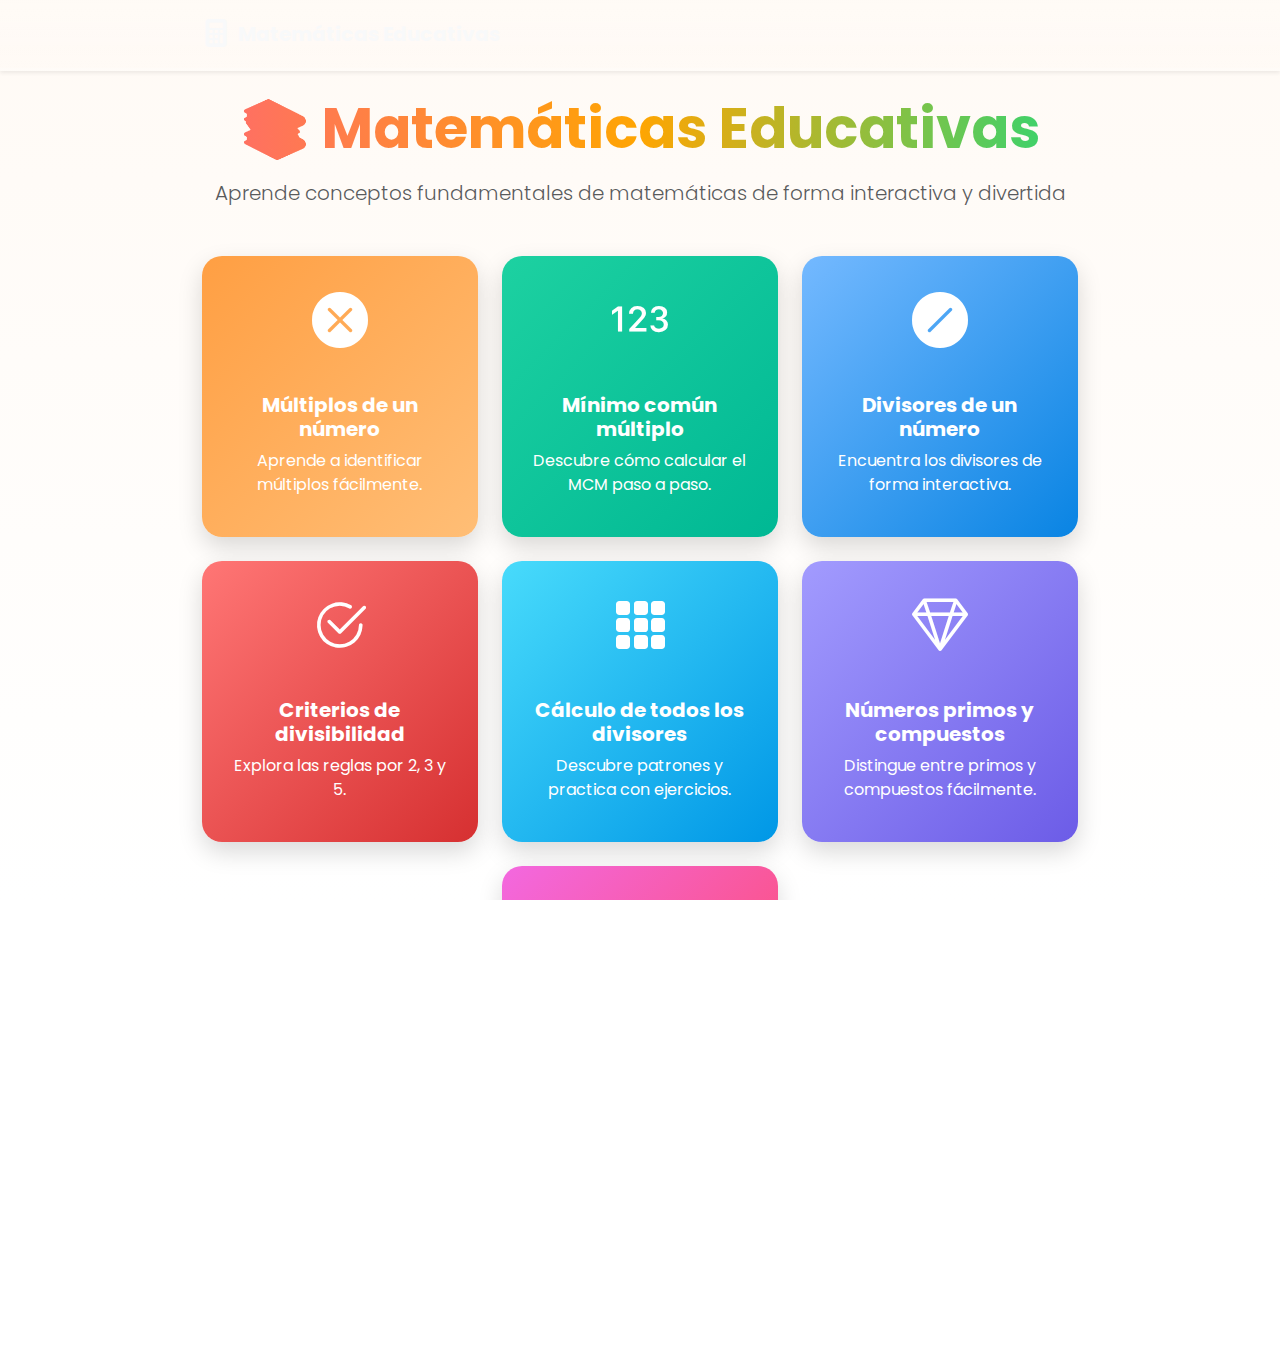
<file: index.html>
<!DOCTYPE html>
<html lang="es">
  <head>
    <meta charset="UTF-8" />
    <meta name="viewport" content="width=device-width, initial-scale=1.0" />
    <title>Matemáticas Educativas - PWA</title>

    <!-- Bootstrap -->
    <link
      href="https://cdn.jsdelivr.net/npm/bootstrap@5.3.3/dist/css/bootstrap.min.css"
      rel="stylesheet"
    />
    <!-- Iconos -->
    <link
      href="https://cdn.jsdelivr.net/npm/bootstrap-icons@1.11.3/font/bootstrap-icons.css"
      rel="stylesheet"
    />
    <!-- Google Font -->
    <link
      href="https://fonts.googleapis.com/css2?family=Poppins:wght@400;600;700&display=swap"
      rel="stylesheet"
    />

    <link rel="stylesheet" href="css/styles.css" />
    <link rel="manifest" href="manifest.json" />
    <link rel="icon" type="image/svg+xml" href="images/icon-192x192.svg" />
    <link rel="apple-touch-icon" href="images/icon-192x192.svg" />
    <meta name="theme-color" content="#3498db" />
    <meta
      name="description"
      content="Aplicación web progresiva para aprender matemáticas de forma interactiva"
    />
    <meta name="mobile-web-app-capable" content="yes" />
    <meta name="apple-mobile-web-app-capable" content="yes" />
    <meta name="apple-mobile-web-app-status-bar-style" content="default" />
    <meta name="apple-mobile-web-app-title" content="MathEdu" />
  </head>
  <body>
    <!-- Navbar -->
    <nav class="navbar navbar-expand-lg bg-gradient shadow-sm">
      <div class="container">
        <a
          class="navbar-brand fw-bold d-flex align-items-center text-light"
          href="#"
        >
          <i class="bi bi-calculator-fill me-2 fs-3"></i> Matemáticas Educativas
        </a>
      </div>
    </nav>

    <!-- Dashboard -->
    <main class="dashboard pt-4 pb-5">
      <div class="container">
        <div class="text-center mb-5">
          <h1 class="display-4 fw-bold mb-3 title-gradient animate-fade">
            📚 Matemáticas Educativas
          </h1>
          <p class="lead text-muted mb-4">
            Aprende conceptos fundamentales de matemáticas de forma interactiva
            y divertida
          </p>
        </div>

        <div class="row g-4" id="topics">
          <!-- Tarjetas -->
          <div class="col-md-6 col-lg-4">
            <a
              href="pages/multiplos.html"
              class="card topic-card gradient-1 text-center p-4 text-decoration-none"
            >
              <div class="topic-icon"><i class="bi bi-x-circle-fill"></i></div>
              <h5 class="fw-bold mt-3">Múltiplos de un número</h5>
              <p>Aprende a identificar múltiplos fácilmente.</p>
            </a>
          </div>

          <div class="col-md-6 col-lg-4">
            <a
              href="pages/mcm.html"
              class="card topic-card gradient-2 text-center p-4 text-decoration-none"
            >
              <div class="topic-icon"><i class="bi bi-123"></i></div>
              <h5 class="fw-bold mt-3">Mínimo común múltiplo</h5>
              <p>Descubre cómo calcular el MCM paso a paso.</p>
            </a>
          </div>

          <div class="col-md-6 col-lg-4">
            <a
              href="pages/divisores.html"
              class="card topic-card gradient-3 text-center p-4 text-decoration-none"
            >
              <div class="topic-icon">
                <i class="bi bi-slash-circle-fill"></i>
              </div>
              <h5 class="fw-bold mt-3">Divisores de un número</h5>
              <p>Encuentra los divisores de forma interactiva.</p>
            </a>
          </div>

          <div class="col-md-6 col-lg-4">
            <a
              href="pages/criterios.html"
              class="card topic-card gradient-4 text-center p-4 text-decoration-none"
            >
              <div class="topic-icon"><i class="bi bi-check2-circle"></i></div>
              <h5 class="fw-bold mt-3">Criterios de divisibilidad</h5>
              <p>Explora las reglas por 2, 3 y 5.</p>
            </a>
          </div>

          <div class="col-md-6 col-lg-4">
            <a
              href="pages/calculo-divisores.html"
              class="card topic-card gradient-5 text-center p-4 text-decoration-none"
            >
              <div class="topic-icon">
                <i class="bi bi-grid-3x3-gap-fill"></i>
              </div>
              <h5 class="fw-bold mt-3">Cálculo de todos los divisores</h5>
              <p>Descubre patrones y practica con ejercicios.</p>
            </a>
          </div>

          <div class="col-md-6 col-lg-4">
            <a
              href="pages/primos-compuestos.html"
              class="card topic-card gradient-6 text-center p-4 text-decoration-none"
            >
              <div class="topic-icon"><i class="bi bi-gem"></i></div>
              <h5 class="fw-bold mt-3">Números primos y compuestos</h5>
              <p>Distingue entre primos y compuestos fácilmente.</p>
            </a>
          </div>

          <div class="col-md-6 col-lg-4 mx-auto">
            <a
              href="pages/mcd.html"
              class="card topic-card gradient-7 text-center p-4 text-decoration-none"
            >
              <div class="topic-icon"><i class="bi bi-trophy-fill"></i></div>
              <h5 class="fw-bold mt-3">Máximo común divisor</h5>
              <p>Calcula el MCD con métodos prácticos.</p>
            </a>
          </div>
        </div>
      </div>
    </main>

    <!-- Footer -->
    <footer class="footer text-white text-center py-3 mt-auto">
      <p class="mb-0">&copy; 2025 Matemáticas Educativas</p>
    </footer>

    <script src="https://cdn.jsdelivr.net/npm/bootstrap@5.3.3/dist/js/bootstrap.bundle.min.js"></script>
    <script src="js/app.js"></script>
    <script src="js/sw-register.js"></script>
  </body>
</html>
</file>
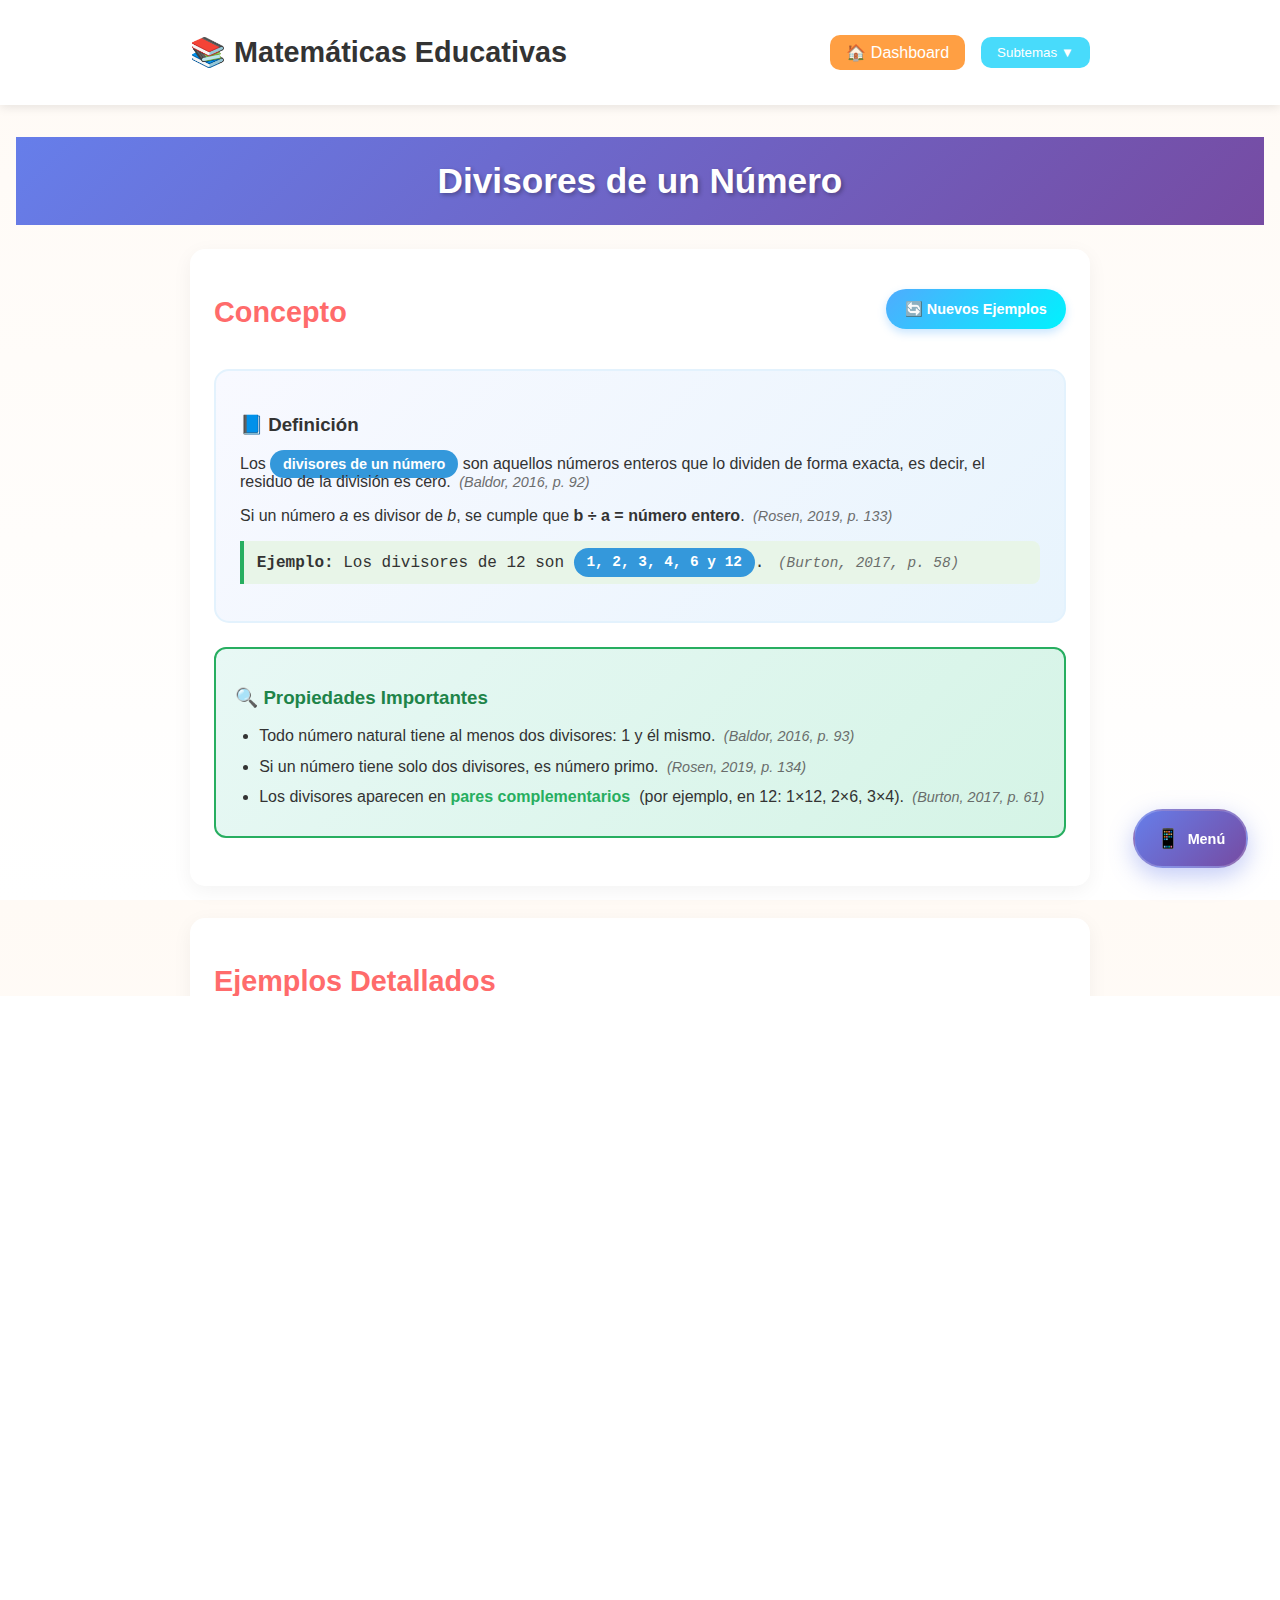
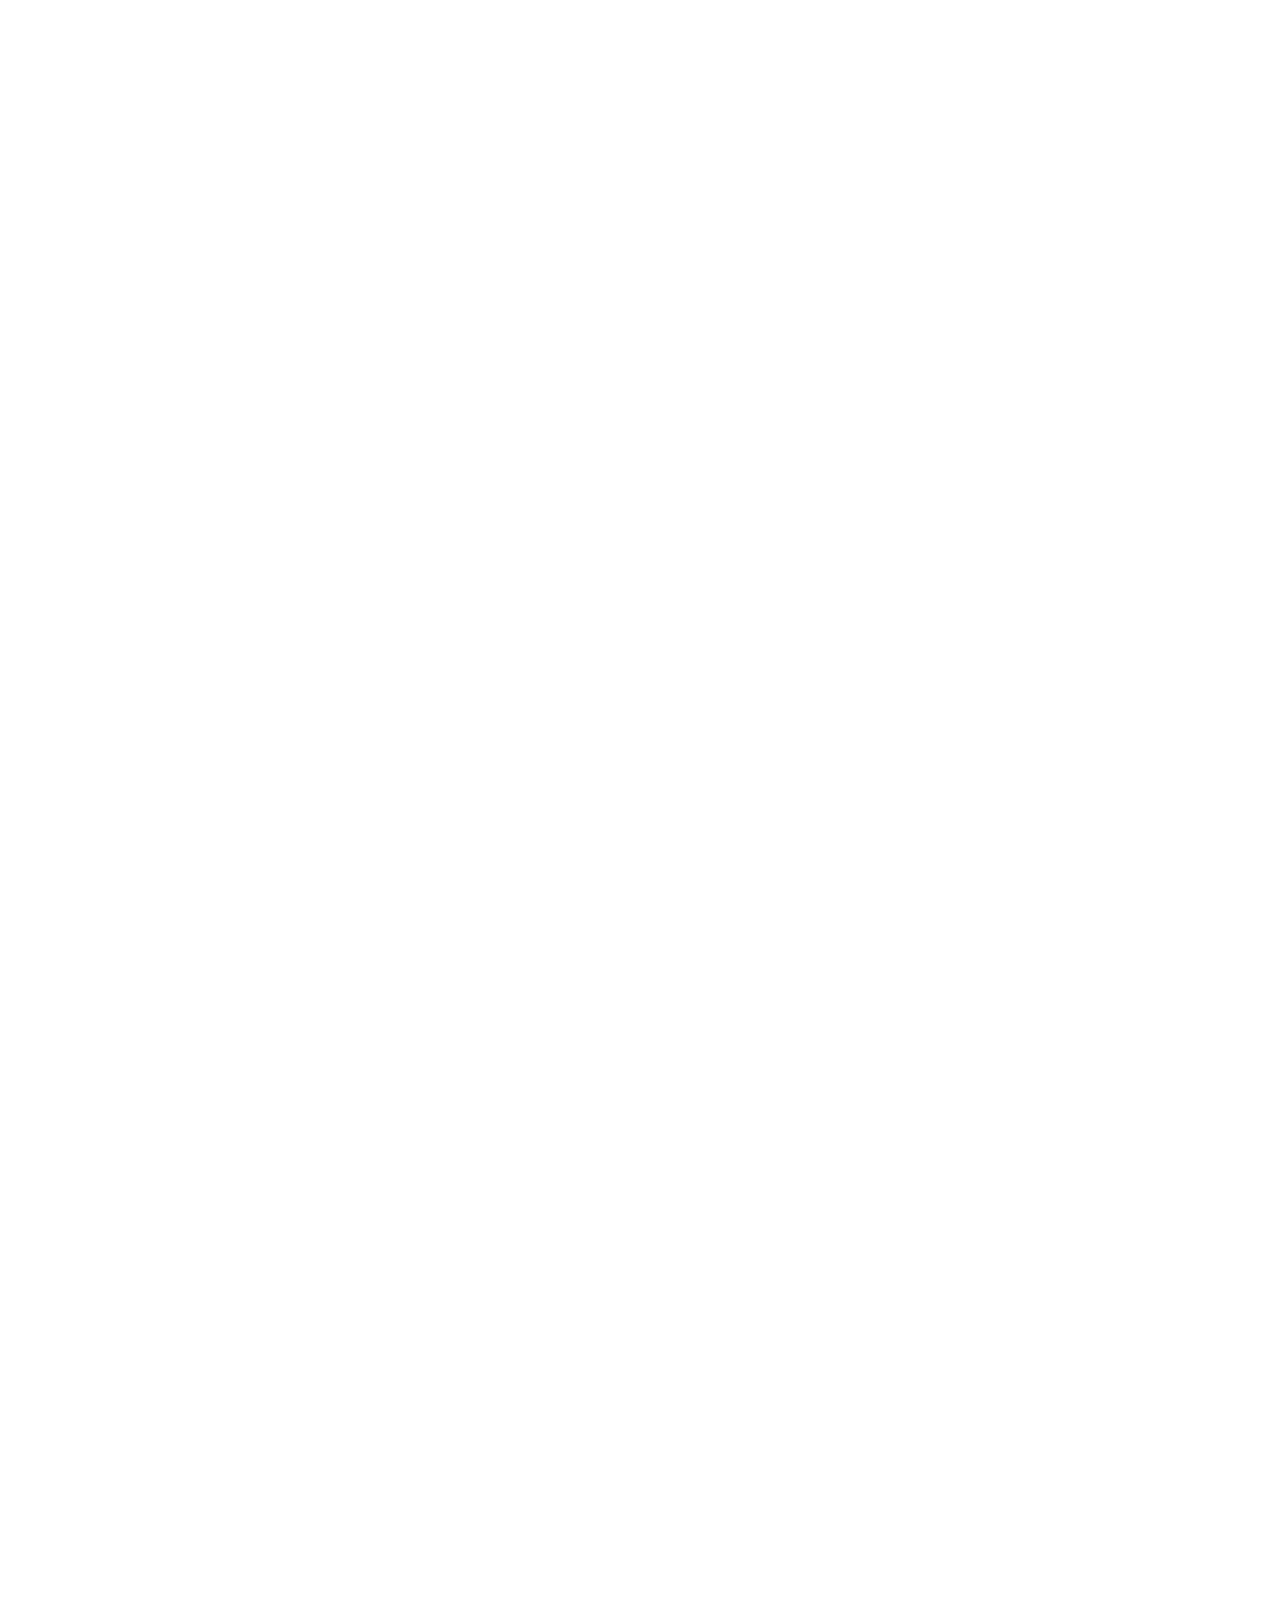
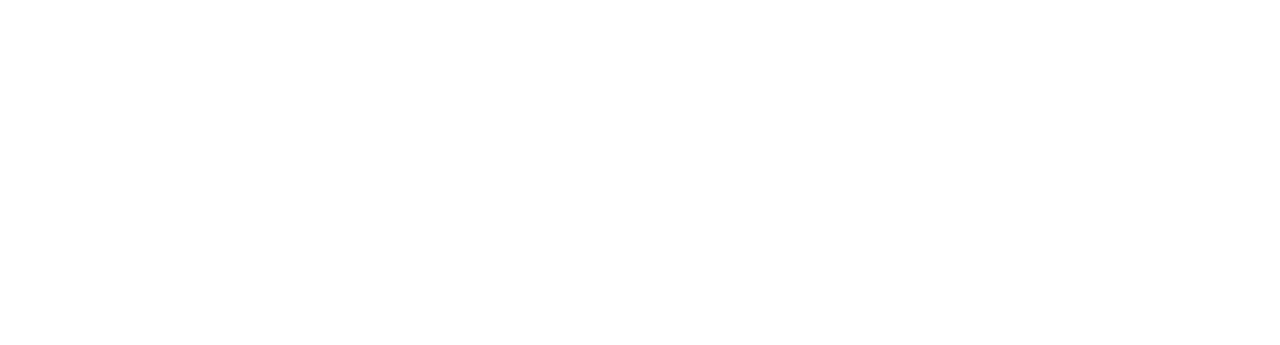
<file: pages/calculo-divisores.html>
<!DOCTYPE html>
<html lang="es">
  <head>
    <meta charset="UTF-8" />
    <meta name="viewport" content="width=device-width, initial-scale=1.0" />
    <title>Divisores de un Número - Matemáticas Educativas</title>
    
    <!-- PWA Meta Tags -->
    <meta name="description" content="Aprende sobre divisores de un número de forma interactiva con ejercicios y calculadora." />
    <meta name="theme-color" content="#2ecc71" />
    <meta name="apple-mobile-web-app-capable" content="yes" />
    <meta name="apple-mobile-web-app-status-bar-style" content="default" />
    <meta name="apple-mobile-web-app-title" content="MathEdu" />
    <meta name="msapplication-TileColor" content="#2ecc71" />
    <meta name="msapplication-tap-highlight" content="no" />
    
    <!-- Links para PWA -->
    <link rel="stylesheet" href="../css/styles.css" />
    <link rel="manifest" href="../manifest.json" />
    <link rel="icon" type="image/svg+xml" href="../images/icon-192x192.svg" />
    <link rel="apple-touch-icon" href="../images/icon-192x192.svg" />
    
    <!-- Preload -->
    <link rel="preload" href="../js/calculo-divisores.js" as="script" />
    <link rel="preload" href="../css/styles.css" as="style" />
  </head>
  <body>
    <!-- Header -->
    <header class="header">
      <div class="container header-content">
        <h1 class="logo">📚 Matemáticas Educativas</h1>
        <nav class="nav">
          <a href="../index.html" class="back-btn">🏠 Dashboard</a>
          <div class="dropdown">
            <button class="dropbtn">Subtemas ▼</button>
            <div class="dropdown-content">
              <a href="#concepto">Concepto</a>
              <a href="#ejemplo">Ejemplos</a>
              <a href="#calculadora">Calculadora</a>
              <a href="#ejercicio">Ejercicios</a>
              <a href="#curiosidades">Curiosidades</a>
              <a href="#referencias">Referencias</a>
            </div>
          </div>
        </nav>
      </div>
    </header>

    <!-- Main -->
    <main class="main">
      <section class="page-header">
        <div class="container">
          <div class="page-title-section">
            <h1 class="main-page-title">Divisores de un Número</h1>
          </div>
        </div>
      </section>

      <!-- Concepto -->
      <section id="concepto" class="theory-section">
        <div class="container">
          <div class="content-card animate-fade">
            <div class="concept-header">
              <h2 class="page-title">Concepto</h2>
              <button id="refreshExamples" class="refresh-btn" title="Generar nuevos ejemplos">
                🔄 Nuevos Ejemplos
              </button>
            </div>
            <div class="definition-box">
              <h3>📘 Definición</h3>
              <p>
                Los <span class="concepto divisor">divisores de un número</span> son aquellos números enteros
                que lo dividen de forma exacta, es decir, el residuo de la división es cero.
                <span class="cita">(Baldor, 2016, p. 92)</span>
              </p>
              <p>
                Si un número <em>a</em> es divisor de <em>b</em>, se cumple que
                <strong>b ÷ a = número entero</strong>.  
                <span class="cita">(Rosen, 2019, p. 133)</span>
              </p>
              <div class="example-box">
                <strong>Ejemplo:</strong> Los divisores de 12 son 
                <span class="concepto divisor">1, 2, 3, 4, 6 y 12</span>.
                <span class="cita">(Burton, 2017, p. 58)</span>
              </div>
            </div>

            <div class="properties-box">
              <h3>🔍 Propiedades Importantes</h3>
              <ul class="compact-list">
                <li>Todo número natural tiene al menos dos divisores: 1 y él mismo. <span class="cita">(Baldor, 2016, p. 93)</span></li>
                <li>Si un número tiene solo dos divisores, es <span class="concepto primo">número primo</span>. <span class="cita">(Rosen, 2019, p. 134)</span></li>
                <li>Los divisores aparecen en <strong>pares complementarios</strong> (por ejemplo, en 12: 1×12, 2×6, 3×4). <span class="cita">(Burton, 2017, p. 61)</span></li>
              </ul>
            </div>
          </div>
        </div>
      </section>

      <!-- Ejemplo -->
      <section id="ejemplo" class="interactive-section">
        <div class="container">
          <div class="content-card animate-fade">
            <h2 class="page-title">Ejemplos Detallados</h2>
            <div class="example-item">
              <h4>Ejemplo 1: Divisores de 18</h4>
              <p>Comprobamos los números del 1 al 18:</p>
              <p>1, 2, 3, 6, 9, 18 → ✅ <strong>Son divisores</strong>.</p>
            </div>

            <div class="example-item">
              <h4>Ejemplo 2: Divisores de 25</h4>
              <p>1, 5, 25 → ✅ <strong>Son divisores</strong>.</p>
            </div>

            <div class="example-item">
              <h4>Ejemplo 3: Divisores de 7</h4>
              <p>1, 7 → Solo dos divisores → <span class="concepto primo">Es número primo</span>. <span class="cita">(Rosen, 2019, p. 137)</span></p>
            </div>
          </div>
        </div>
      </section>

      <!-- Calculadora -->
      <section id="calculadora" class="interactive-section">
        <div class="container">
          <div class="content-card animate-fade">
            <h2 class="page-title">🧮 Calculadora de Divisores</h2>
            <div class="calculator-section">
              <div class="input-group">
                <label for="numberInput">Ingresa un número:</label>
                <input type="number" id="numberInput" min="1" max="10000" placeholder="Ej: 36" />
                <button id="analyzeBtn" class="btn-primary">Calcular Divisores</button>
              </div>

              <div id="resultSection" class="result-section" style="display: none">
                <div id="divisorsList" class="divisors-list"></div>
                <div id="explanation" class="explanation"></div>
              </div>
            </div>
          </div>
        </div>
      </section>

      <!-- Ejercicios -->
      <section id="ejercicio" class="exercise-section">
        <div class="container">
          <div class="content-card animate-fade">
            <h2 class="page-title">🎯 Ejercicios Interactivos</h2>

            <div class="dynamic-exercise-container">
              <div class="exercise-header">
                <div class="exercise-counter">Ejercicio <span id="currentExercise">1</span></div>
                <div class="exercise-score">
                  Aciertos: <span id="correctAnswers">0</span> / <span id="answeredQuestions">0</span>
                </div>
              </div>

              <div id="exerciseContainer" class="exercise-container"></div>
              <div id="exerciseFeedback" class="exercise-feedback hidden"></div>

              <div class="exercise-buttons">
                <button id="nextExerciseBtn" class="next-exercise-btn hidden">Siguiente Ejercicio →</button>
                <button id="restartExerciseBtn" class="restart-exercise-btn">🔄 Reiniciar Puntuación</button>
              </div>
            </div>
          </div>
        </div>
      </section>

      <!-- Curiosidades -->
      <section id="curiosidades" class="theory-section">
        <div class="container">
          <div class="content-card animate-fade">
            <h2 class="page-title">🌟 Curiosidades y Datos Interesantes</h2>
            <div class="dynamic-curiosity-container">
              <div id="dynamicCuriosity" class="curiosity-card"></div>
              <button id="refreshCuriosity" class="refresh-curiosity-btn">🔁 Nueva Curiosidad</button>
            </div>
          </div>
        </div>
      </section>

      <!-- Referencias -->
      <section id="referencias" class="references-section">
        <div class="container">
          <div class="content-card animate-fade">
            <h2 class="page-title">📚 Referencias Bibliográficas</h2>
            <ol class="reference-list">
              <li><strong>Baldor, A. (2016).</strong> <em>Aritmética</em>. Grupo Editorial Patria.</li>
              <li><strong>Rosen, K. H. (2019).</strong> <em>Matemáticas Discretas y sus Aplicaciones</em>. McGraw-Hill.</li>
              <li><strong>Burton, D. M. (2017).</strong> <em>Elementary Number Theory</em>. McGraw-Hill.</li>
            </ol>
          </div>
        </div>
      </section>
    </main>

    <!-- Menú flotante -->
    <div class="floating-menu" id="floatingMenu">
      <div class="menu-toggle" onclick="toggleFloatingMenu()" title="Navegación rápida">
        <span class="menu-icon">📱</span><span class="menu-text">Menú</span>
      </div>
      <div class="menu-items" id="menuItems">
        <a href="#concepto" class="menu-item" onclick="closeFloatingMenu()">📖 Concepto</a>
        <a href="#ejemplo" class="menu-item" onclick="closeFloatingMenu()">📝 Ejemplos</a>
        <a href="#calculadora" class="menu-item" onclick="closeFloatingMenu()">🧮 Calculadora</a>
        <a href="#ejercicio" class="menu-item" onclick="closeFloatingMenu()">🎯 Ejercicios</a>
        <a href="#curiosidades" class="menu-item" onclick="closeFloatingMenu()">🌟 Curiosidades</a>
        <a href="#referencias" class="menu-item" onclick="closeFloatingMenu()">📚 Referencias</a>
      </div>
    </div>

    <!-- Footer -->
    <footer class="footer">
      <div class="container">
        <p>&copy; 2025 Matemáticas Educativas. Todos los derechos reservados.</p>
      </div>
    </footer>

    <script src="../js/app.js"></script>
    <script src="../js/calculo-divisores.js"></script>
    <script src="../js/sw-register.js"></script>
  </body>
</html>
</file>
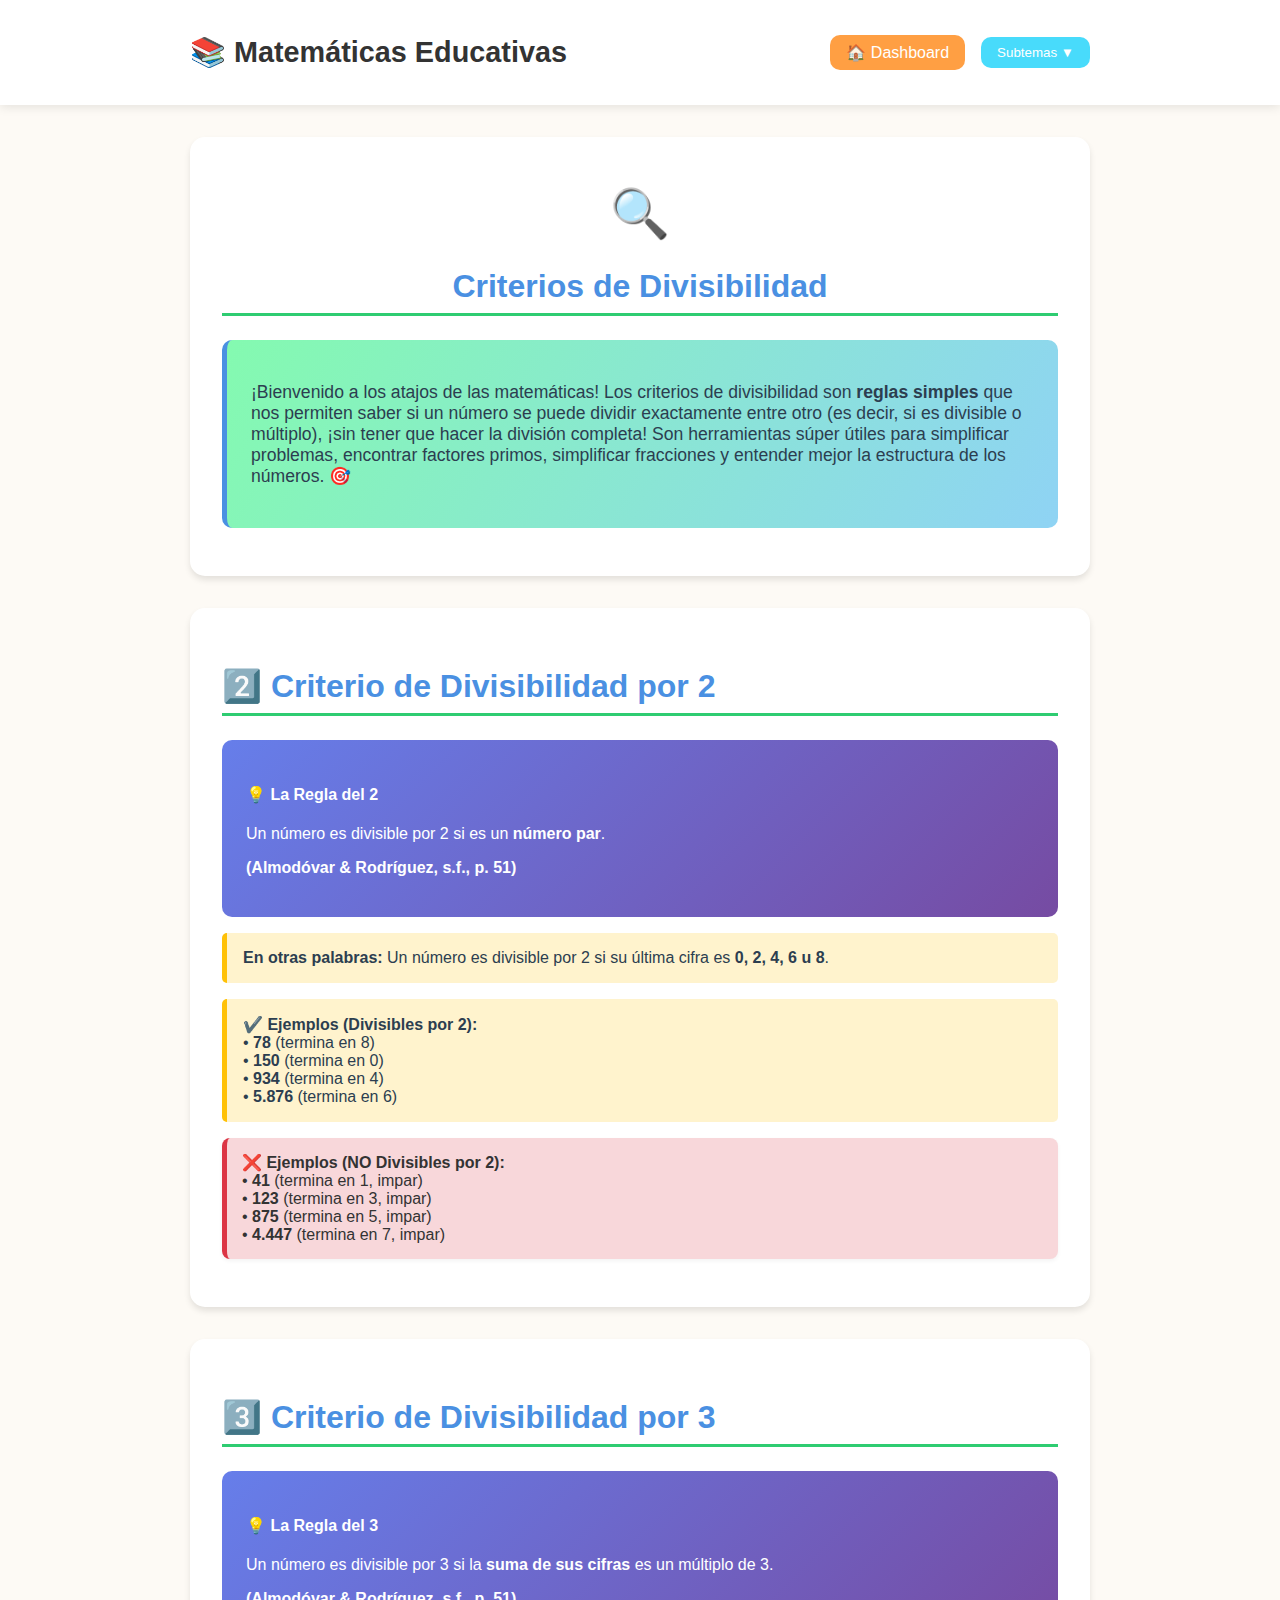
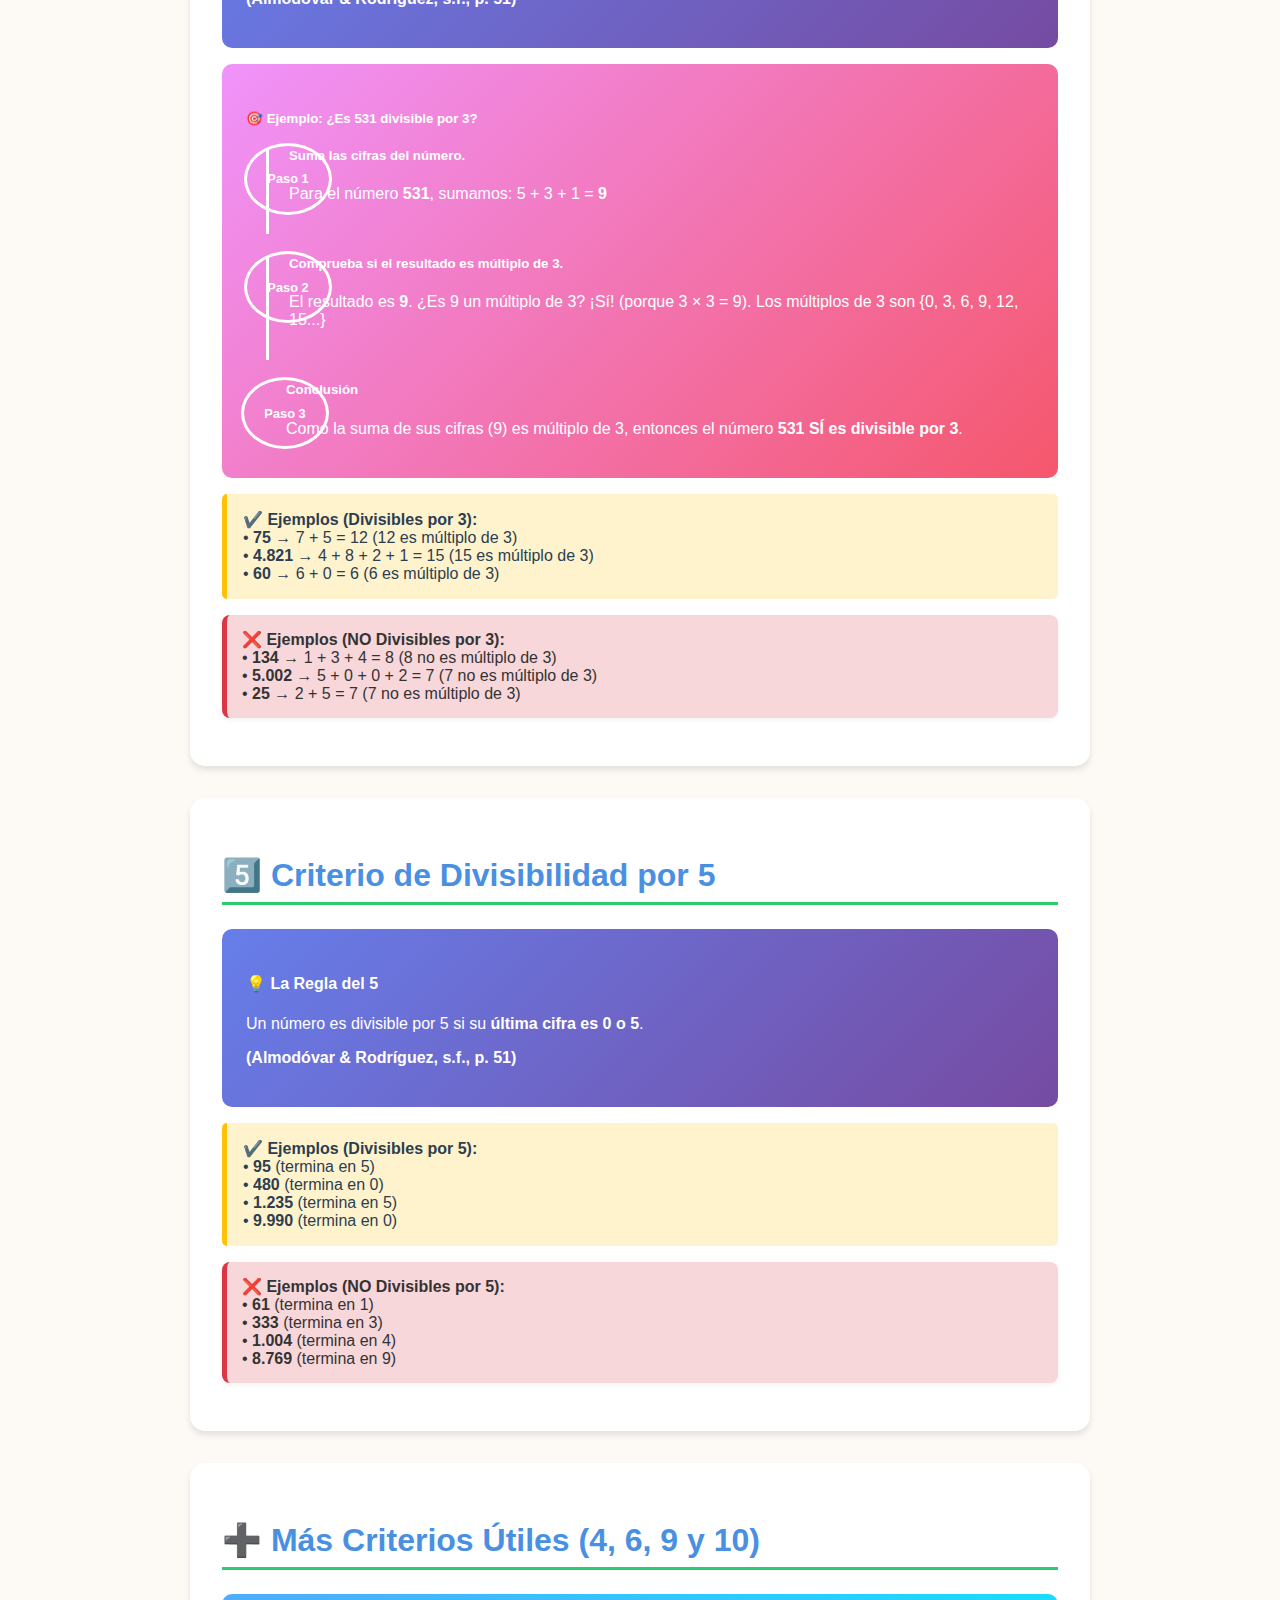
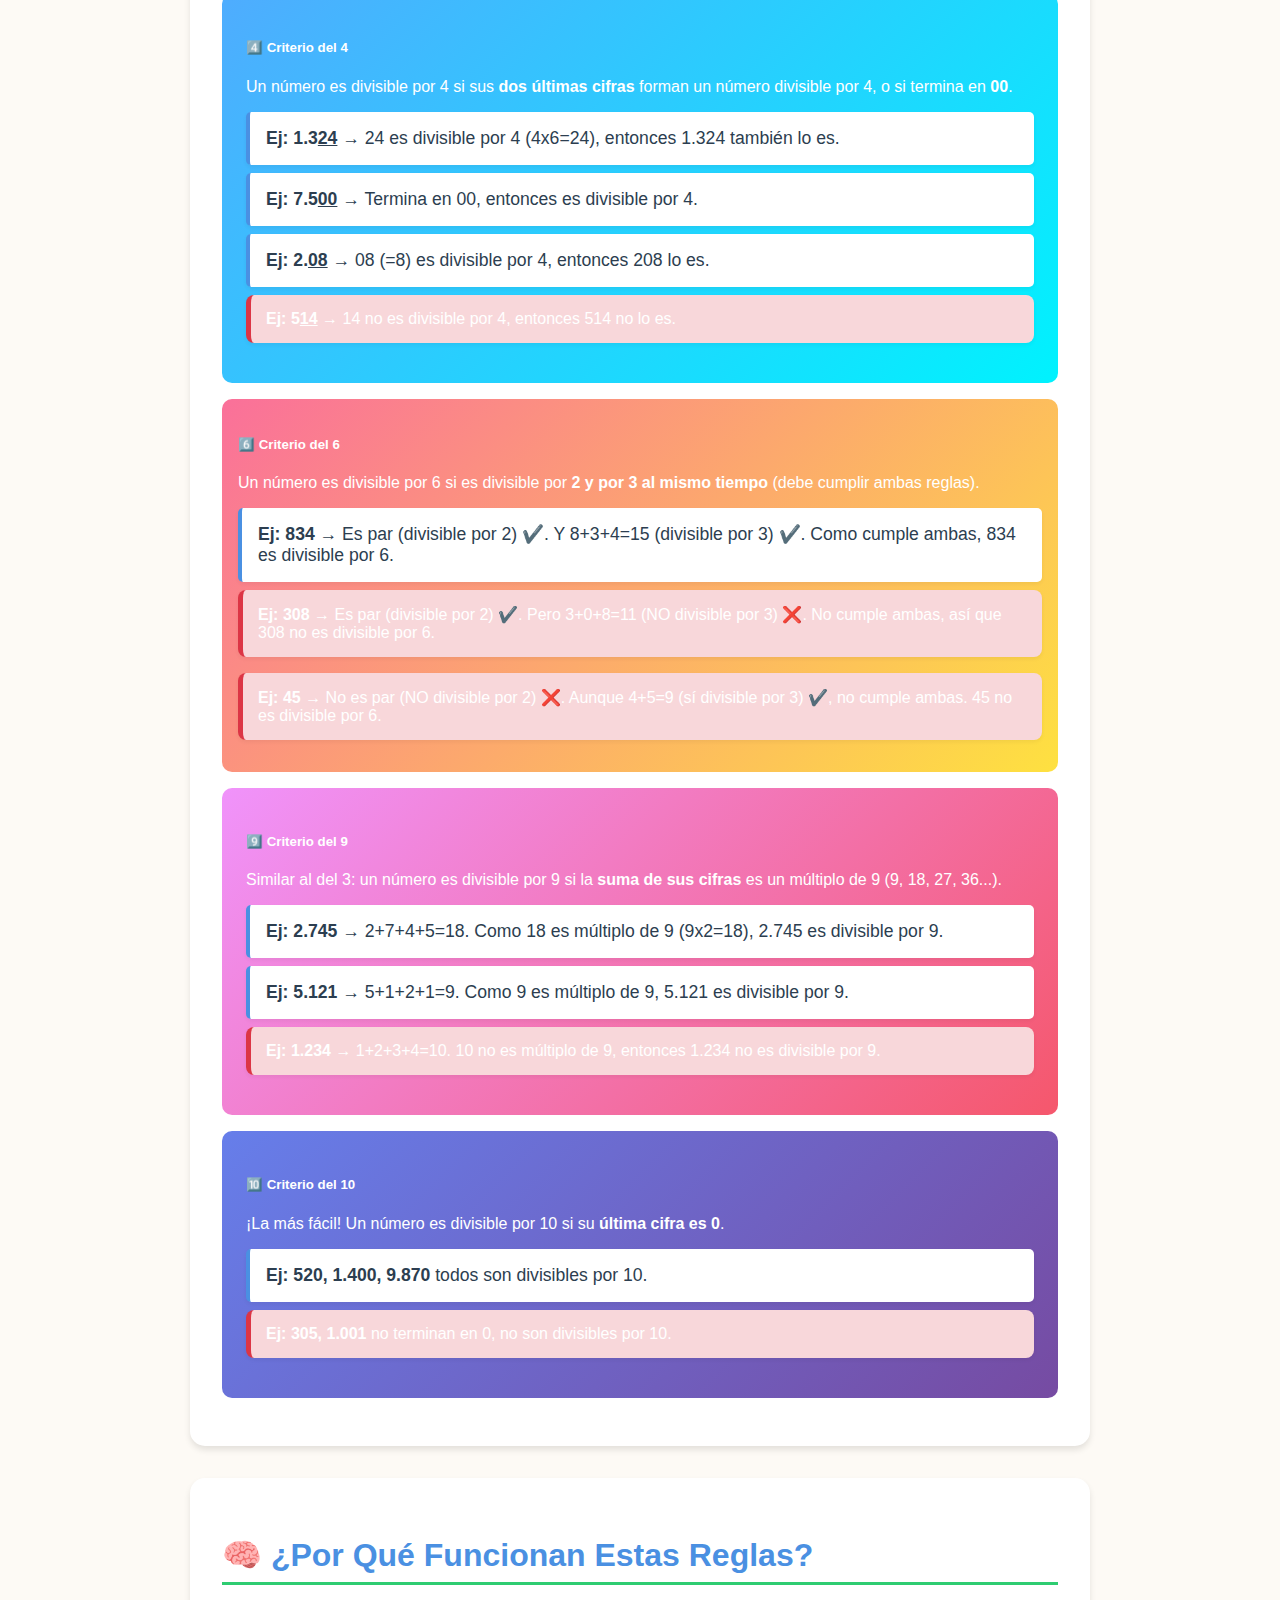
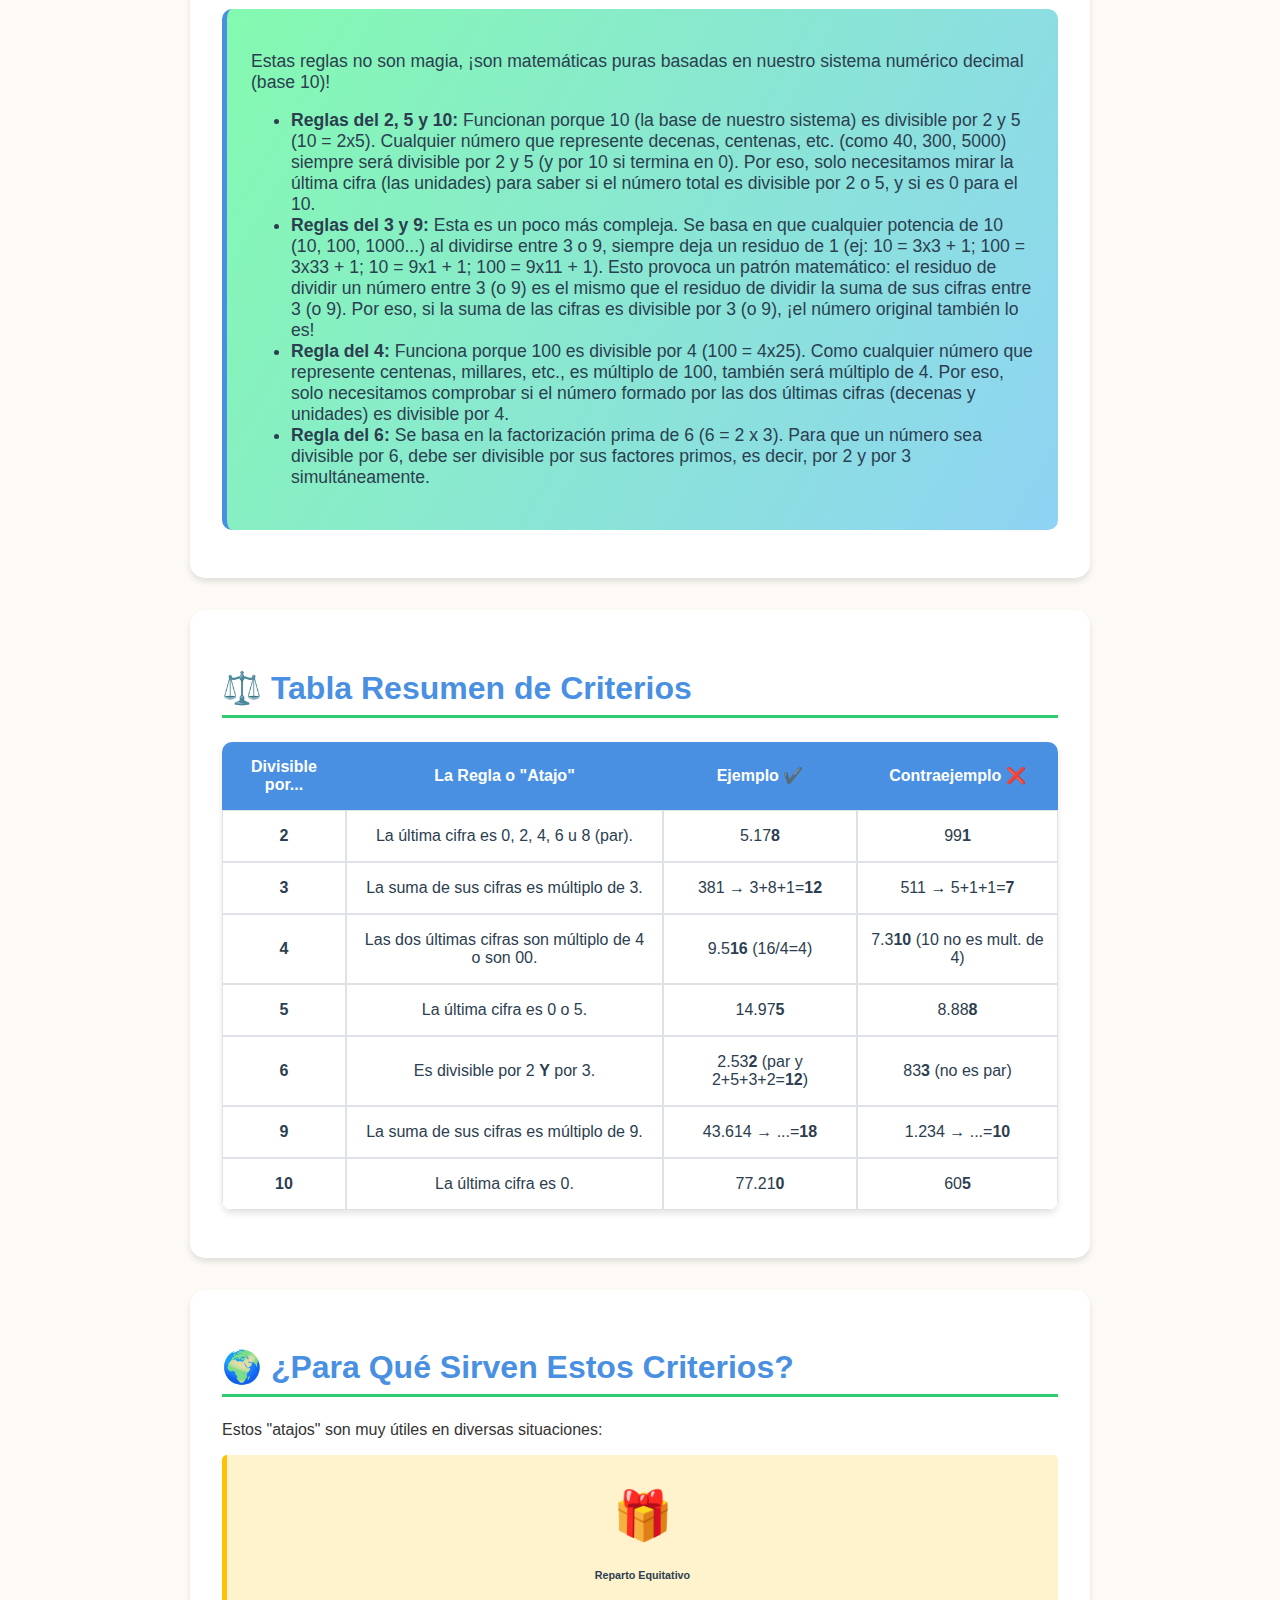
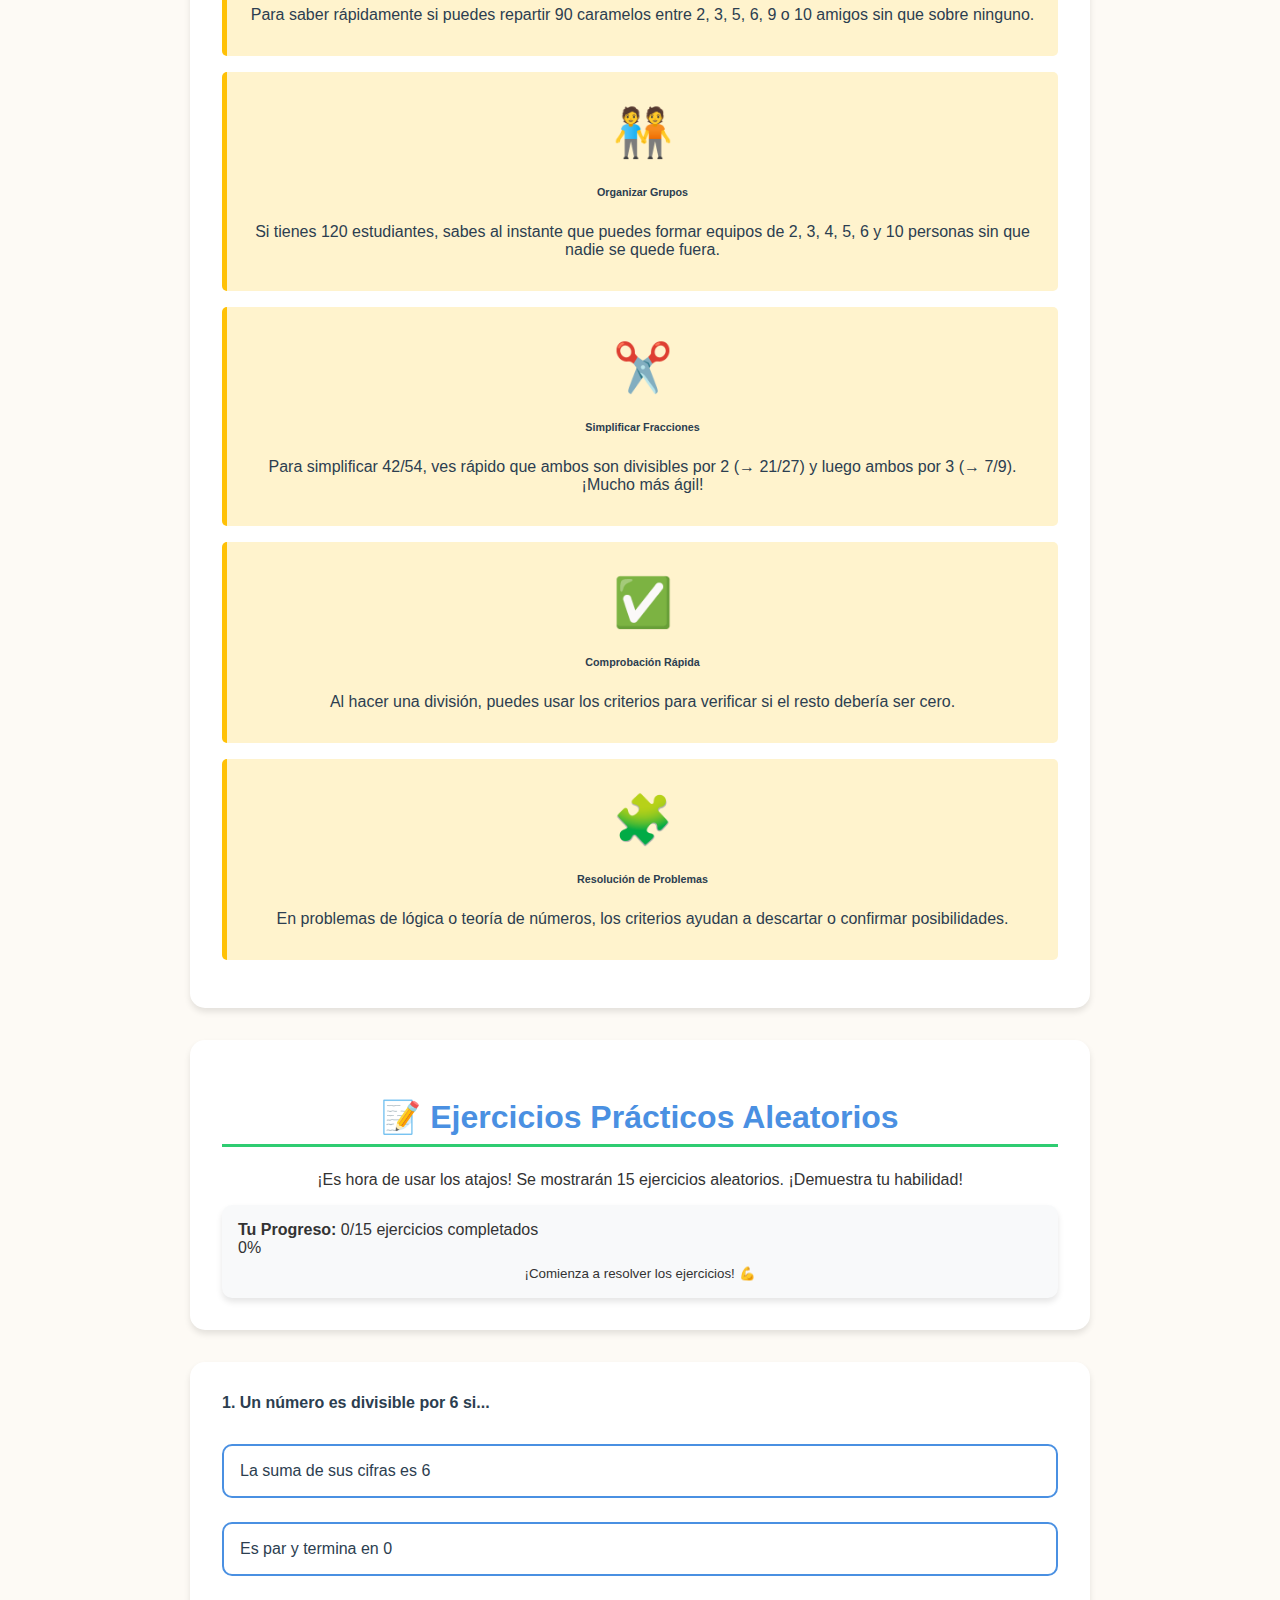
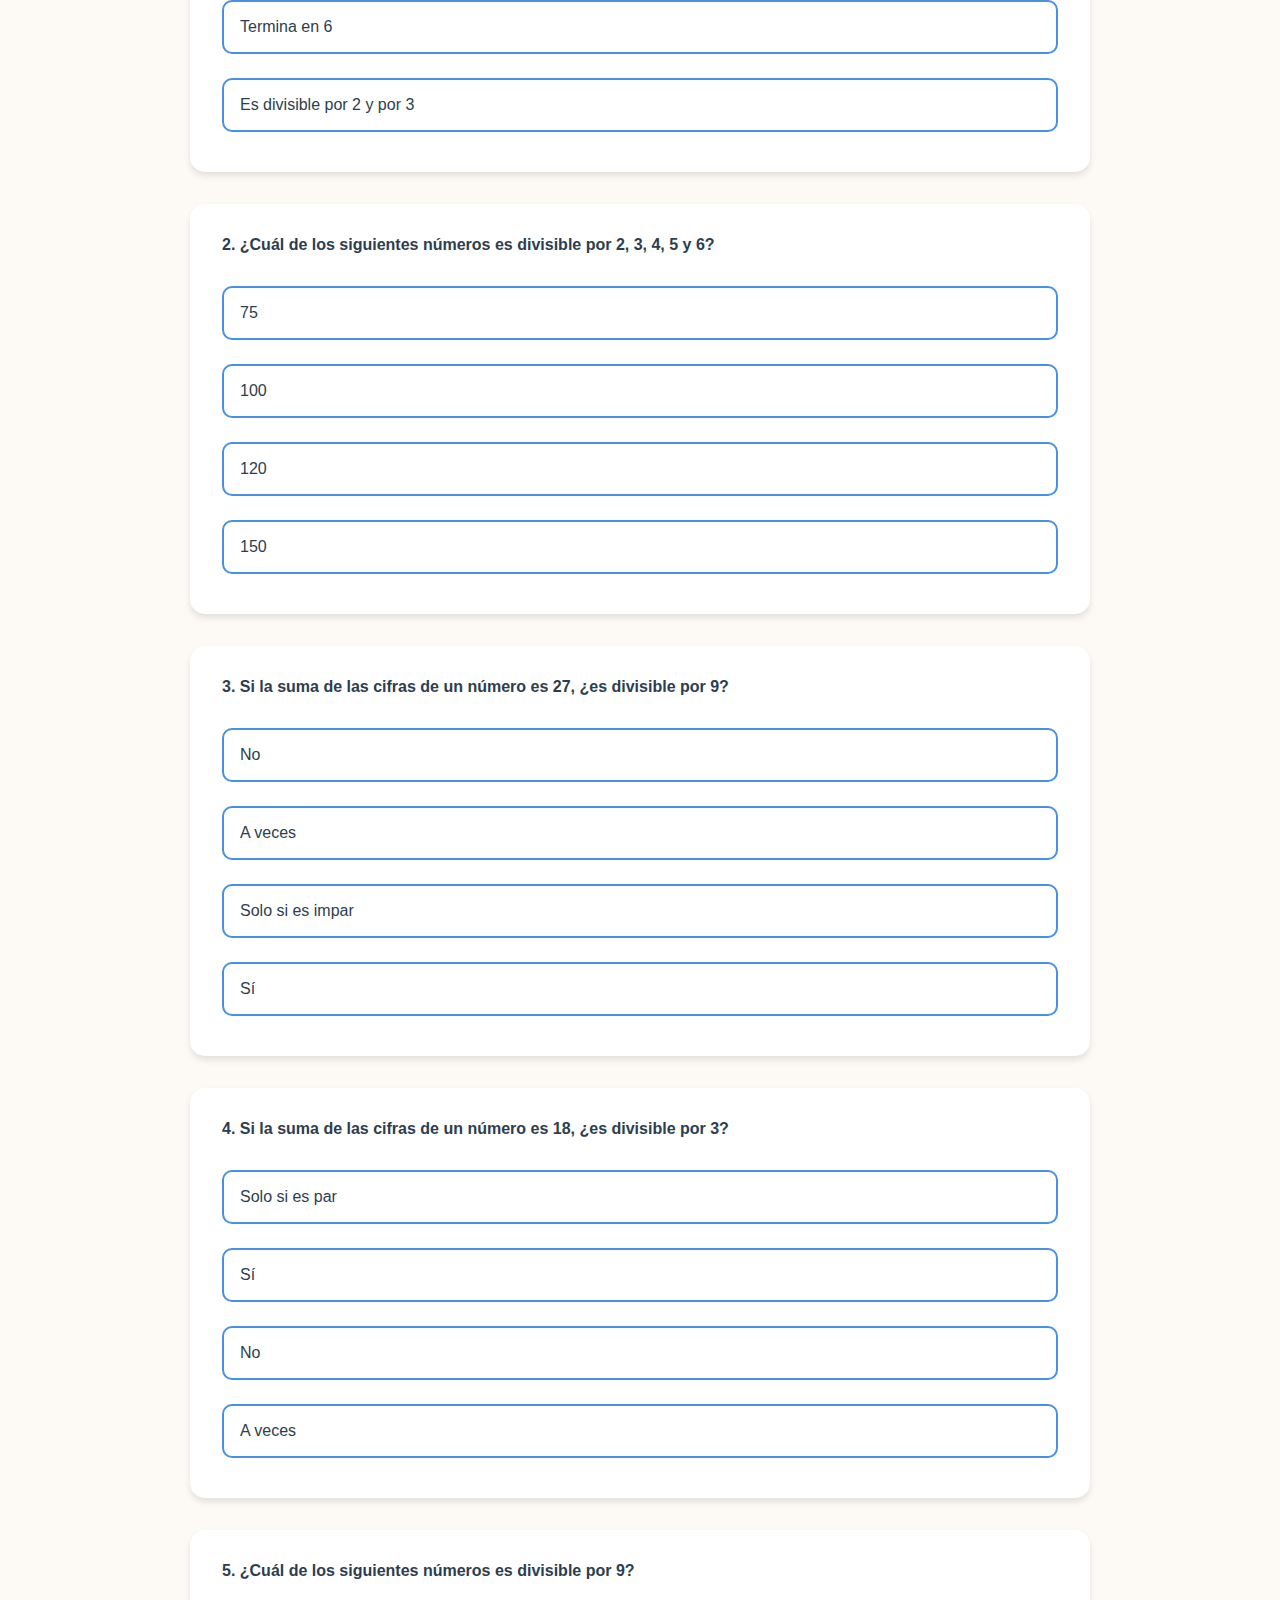
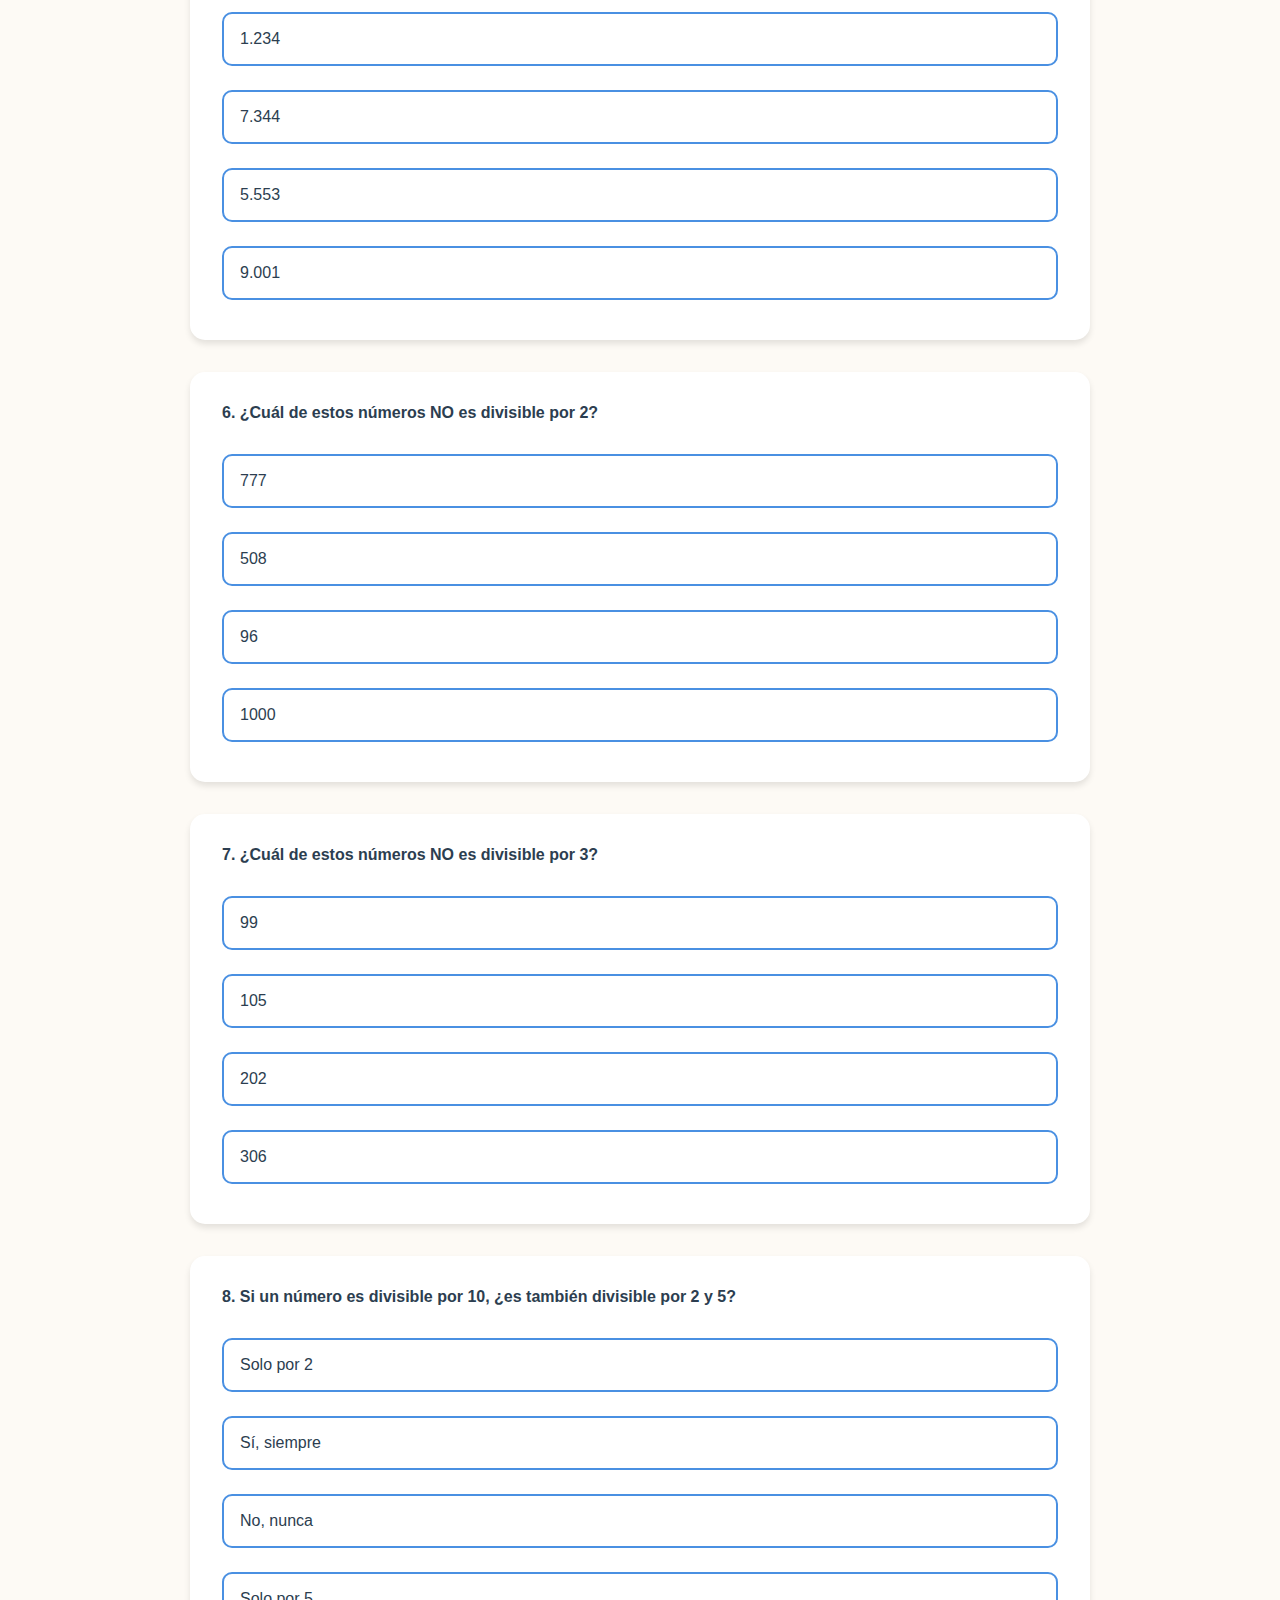
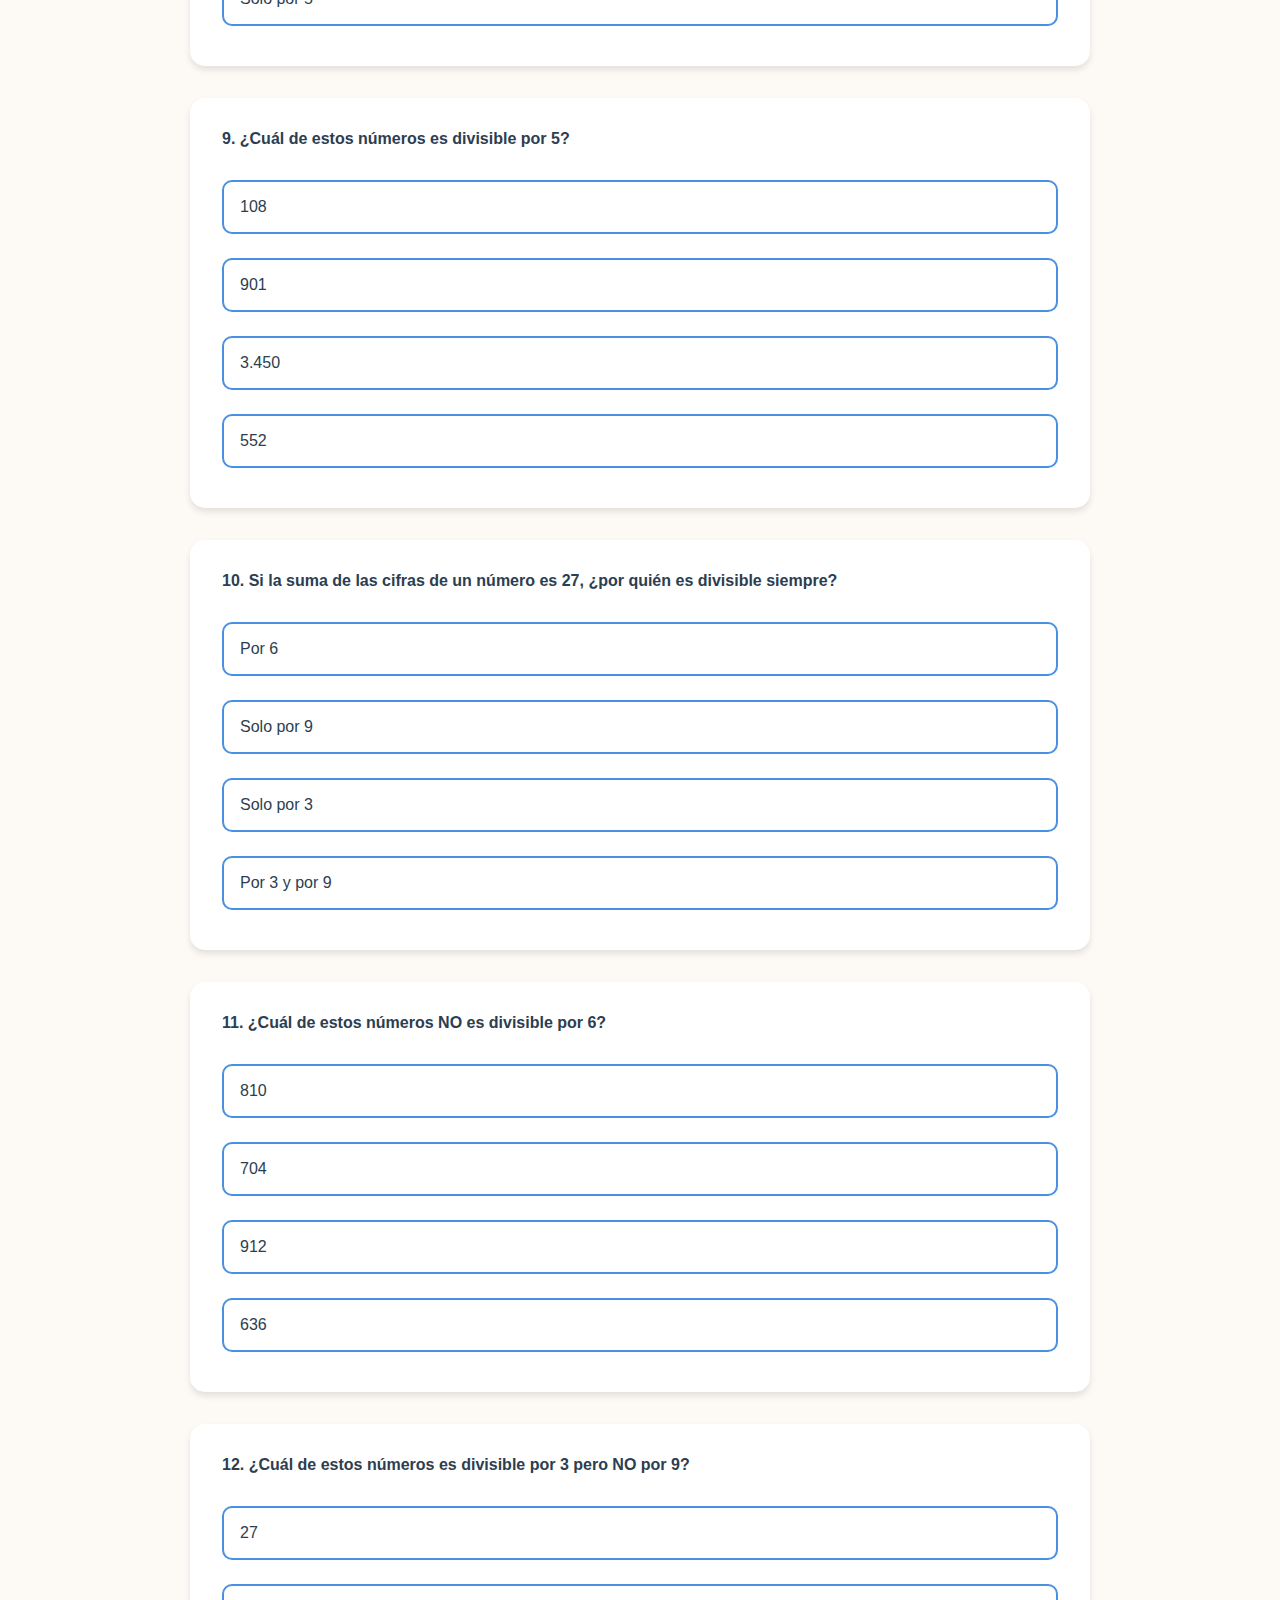
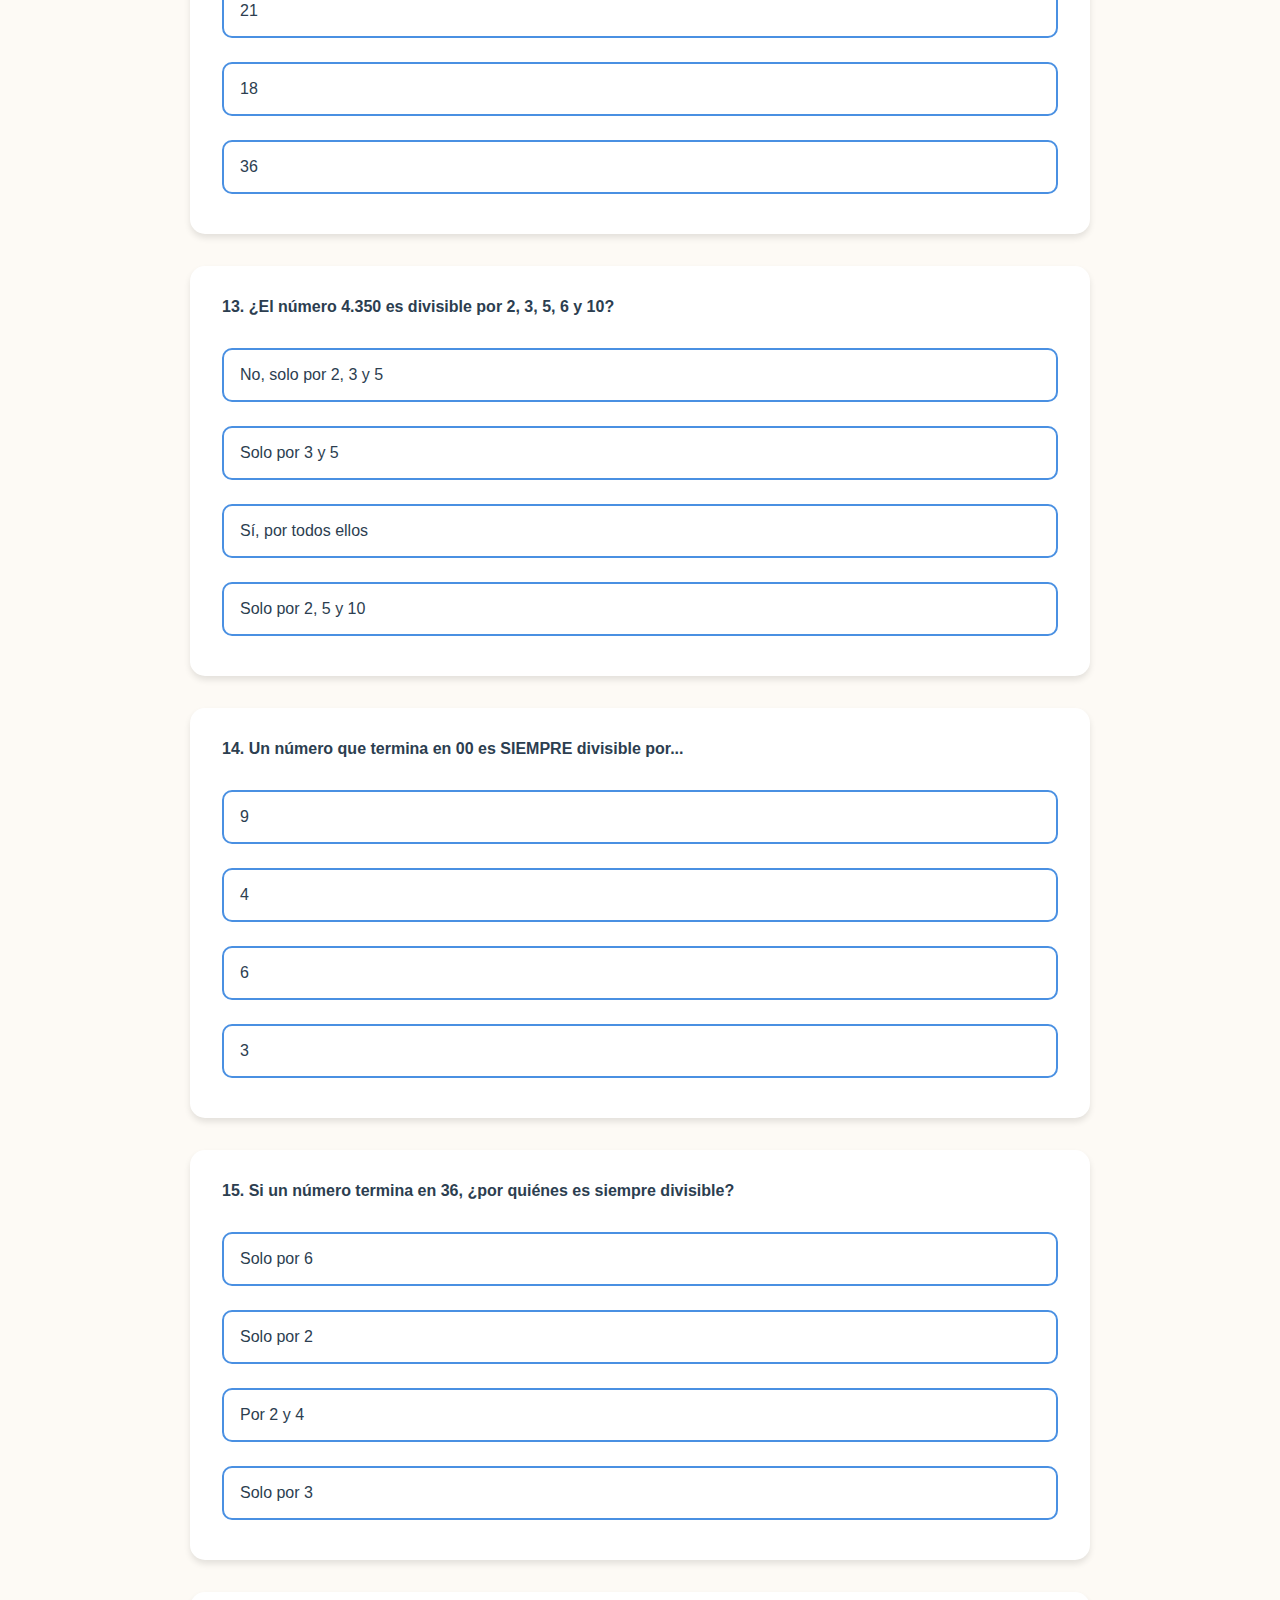
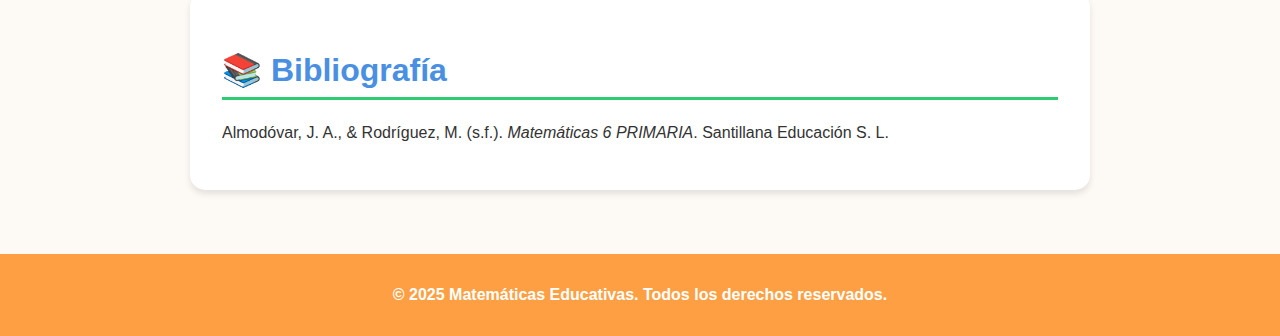
<file: pages/criterios.html>
<!DOCTYPE html>
<html lang="es">
<head>
  <meta charset="UTF-8" />
  <meta name="viewport" content="width=device-width, initial-scale=1.0" />
  <title>Guía Completa de Criterios de Divisibilidad - Matemáticas Educativas</title>
  <!-- Mantengo los mismos enlaces a CSS para consistencia -->
  <link rel="stylesheet" href="../css/styles-template.css" />
  <link rel="stylesheet" href="../css/multiplos-styles.css" /> <!-- Reutilizo estilos -->
  <link rel="stylesheet" href="../css/criterios-styles.css" /> <!-- Estilos específicos -->
  <link href="https://cdn.jsdelivr.net/npm/bootstrap@5.3.0/dist/css/bootstrap.min.css" rel="stylesheet">
  <link rel="icon" type="image/svg+xml" href="../images/icon-192x192.svg" />
   <style>
    /* Estilo simple para la bibliografía en APA (sangría francesa) */
    .apa-reference {
      padding-left: 2rem; 
      text-indent: -2rem;
      margin-bottom: 1rem;
    }
  </style>
</head>
<body>
  <!-- Header / Navbar -->
  <header class="header">
    <div class="container header-content">
      <h1 class="logo">📚 Matemáticas Educativas</h1>
      <nav class="nav">
        <a href="../index.html" class="back-btn">🏠 Dashboard</a>
        <div class="dropdown">
          <button class="dropbtn">Subtemas ▼</button>
          <div class="dropdown-content">
            <a href="#introduccion">Introducción</a>
            <a href="#criterio-2">Criterio del 2</a>
            <a href="#criterio-3">Criterio del 3</a>
            <a href="#criterio-5">Criterio del 5</a>
            <a href="#otros-criterios">Más Criterios (4, 6, 9, 10)</a>
            <a href="#porque-funcionan">¿Por Qué Funcionan?</a>
            <a href="#resumen">Resumen Comparativo</a>
            <a href="#aplicaciones">Aplicaciones</a>
            <a href="#ejercicios">Ejercicios Prácticos</a>
            <a href="#bibliografia">Bibliografía</a>
          </div>
        </div>
      </nav>
    </div>
  </header>

  <!-- Main Content -->
  <main class="main">
    <div class="container py-5">
      
      <!-- Introducción -->
      <section id="introduccion" class="mb-5">
        <div class="custom-card">
          <div class="text-center emoji-large">🔍</div>
          <h2 class="section-title text-center">Criterios de Divisibilidad</h2>
          <div class="definition-highlight">
            <p class="mb-0">
              ¡Bienvenido a los atajos de las matemáticas! Los criterios de divisibilidad son <strong>reglas simples</strong> que nos permiten saber si un número se puede dividir exactamente entre otro (es decir, si es divisible o múltiplo), ¡sin tener que hacer la división completa! Son herramientas súper útiles para simplificar problemas, encontrar factores primos, simplificar fracciones y entender mejor la estructura de los números. 🎯
            </p>
          </div>
        </div>
      </section>

      <!-- Criterio del 2 -->
      <section id="criterio-2" class="mb-5">
        <div class="custom-card">
          <h2 class="section-title">2️⃣ Criterio de Divisibilidad por 2</h2>
          <div class="concept-box">
            <h4 class="text-white">💡 La Regla del 2</h4>
            <p class="mb-0 text-white fst-italic">
              Un número es divisible por 2 si es un <strong>número par</strong>.
            </p>
            <p class="text-end text-white mb-0 mt-2"><strong>(Almodóvar & Rodríguez, s.f., p. 51)</strong></p>
          </div>
           <div class="tip-box mt-4">
             <strong>En otras palabras:</strong> Un número es divisible por 2 si su última cifra es <strong>0, 2, 4, 6 u 8</strong>.
           </div>
          <div class="row mt-4">
            <div class="col-md-6">
              <div class="tip-box">
                <strong>✔️ Ejemplos (Divisibles por 2):</strong><br>
                • <strong>78</strong> (termina en 8)<br>
                • <strong>150</strong> (termina en 0)<br>
                • <strong>934</strong> (termina en 4)<br>
                • <strong>5.876</strong> (termina en 6)
              </div>
            </div>
            <div class="col-md-6">
              <div class="tip-box-alt">
                <strong>❌ Ejemplos (NO Divisibles por 2):</strong><br>
                • <strong>41</strong> (termina en 1, impar)<br>
                • <strong>123</strong> (termina en 3, impar)<br>
                • <strong>875</strong> (termina en 5, impar)<br>
                • <strong>4.447</strong> (termina en 7, impar)
              </div>
            </div>
          </div>
        </div>
      </section>

      <!-- Criterio del 3 -->
      <section id="criterio-3" class="mb-5">
        <div class="custom-card">
          <h2 class="section-title">3️⃣ Criterio de Divisibilidad por 3</h2>
          <div class="concept-box">
            <h4 class="text-white">💡 La Regla del 3</h4>
            <p class="mb-0 text-white fst-italic">
              Un número es divisible por 3 si la <strong>suma de sus cifras</strong> es un múltiplo de 3.
            </p>
             <p class="text-end text-white mb-0 mt-2"><strong>(Almodóvar & Rodríguez, s.f., p. 51)</strong></p>
          </div>
          <div class="example-box mt-4">
            <h5 class="text-white">🎯 Ejemplo: ¿Es 531 divisible por 3?</h5>
            <div class="timeline-item-alt">
                <h5><span class="badge bg-light text-primary badge-custom">Paso 1</span> Suma las cifras del número.</h5>
                <p>Para el número <strong>531</strong>, sumamos: 5 + 3 + 1 = <strong>9</strong></p>
            </div>
            <div class="timeline-item-alt">
                <h5><span class="badge bg-light text-primary badge-custom">Paso 2</span> Comprueba si el resultado es múltiplo de 3.</h5>
                <p>El resultado es <strong>9</strong>. ¿Es 9 un múltiplo de 3? ¡Sí! (porque 3 × 3 = 9). Los múltiplos de 3 son {0, 3, 6, 9, 12, 15...}</p>
            </div>
            <div class="timeline-item-alt">
                <h5><span class="badge bg-light text-primary badge-custom">Paso 3</span> Conclusión</h5>
                <p class="mb-0">Como la suma de sus cifras (9) es múltiplo de 3, entonces el número <strong>531 SÍ es divisible por 3</strong>.</p>
            </div>
          </div>
          <div class="row mt-4">
            <div class="col-md-6">
                <div class="tip-box">
                    <strong>✔️ Ejemplos (Divisibles por 3):</strong><br>
                    • <strong>75</strong> → 7 + 5 = 12 (12 es múltiplo de 3)<br>
                    • <strong>4.821</strong> → 4 + 8 + 2 + 1 = 15 (15 es múltiplo de 3)<br>
                    • <strong>60</strong> → 6 + 0 = 6 (6 es múltiplo de 3)
                </div>
            </div>
            <div class="col-md-6">
                <div class="tip-box-alt">
                    <strong>❌ Ejemplos (NO Divisibles por 3):</strong><br>
                    • <strong>134</strong> → 1 + 3 + 4 = 8 (8 no es múltiplo de 3)<br>
                    • <strong>5.002</strong> → 5 + 0 + 0 + 2 = 7 (7 no es múltiplo de 3)<br>
                    • <strong>25</strong> → 2 + 5 = 7 (7 no es múltiplo de 3)
                </div>
            </div>
          </div>
        </div>
      </section>

      <!-- Criterio del 5 -->
      <section id="criterio-5" class="mb-5">
        <div class="custom-card">
          <h2 class="section-title">5️⃣ Criterio de Divisibilidad por 5</h2>
          <div class="concept-box">
            <h4 class="text-white">💡 La Regla del 5</h4>
            <p class="mb-0 text-white fst-italic">
              Un número es divisible por 5 si su <strong>última cifra es 0 o 5</strong>.
            </p>
             <p class="text-end text-white mb-0 mt-2"><strong>(Almodóvar & Rodríguez, s.f., p. 51)</strong></p>
          </div>
          <div class="row mt-4">
            <div class="col-md-6">
              <div class="tip-box">
                <strong>✔️ Ejemplos (Divisibles por 5):</strong><br>
                • <strong>95</strong> (termina en 5)<br>
                • <strong>480</strong> (termina en 0)<br>
                • <strong>1.235</strong> (termina en 5)<br>
                • <strong>9.990</strong> (termina en 0)
              </div>
            </div>
            <div class="col-md-6">
              <div class="tip-box-alt">
                <strong>❌ Ejemplos (NO Divisibles por 5):</strong><br>
                • <strong>61</strong> (termina en 1)<br>
                • <strong>333</strong> (termina en 3)<br>
                • <strong>1.004</strong> (termina en 4)<br>
                • <strong>8.769</strong> (termina en 9)
              </div>
            </div>
          </div>
        </div>
      </section>

      <!-- Otros Criterios -->
      <section id="otros-criterios" class="mb-5">
        <div class="custom-card">
            <h2 class="section-title">➕ Más Criterios Útiles (4, 6, 9 y 10)</h2>
            <div class="row g-4">
                <!-- Criterio del 4 -->
                <div class="col-md-6">
                    <div class="mcm-box">
                        <h5 class="text-white">4️⃣ Criterio del 4</h5>
                        <p class="text-white">Un número es divisible por 4 si sus <strong>dos últimas cifras</strong> forman un número divisible por 4, o si termina en <strong>00</strong>.</p>
                        <div class="calculation-step bg-white"><strong>Ej: 1.3<u>24</u></strong> → 24 es divisible por 4 (4x6=24), entonces 1.324 también lo es.</div>
                        <div class="calculation-step bg-white"><strong>Ej: 7.5<u>00</u></strong> → Termina en 00, entonces es divisible por 4.</div>
                         <div class="calculation-step bg-white"><strong>Ej: 2.<u>08</u></strong> → 08 (=8) es divisible por 4, entonces 208 lo es.</div>
                        <div class="tip-box-alt mt-2"><strong>Ej: 5<u>14</u></strong> → 14 no es divisible por 4, entonces 514 no lo es.</div>
                    </div>
                </div>
                <!-- Criterio del 6 -->
                <div class="col-md-6">
                    <div class="property-card">
                        <h5 class="text-white">6️⃣ Criterio del 6</h5>
                        <p class="text-white">Un número es divisible por 6 si es divisible por <strong>2 y por 3 al mismo tiempo</strong> (debe cumplir ambas reglas).</p>
                        <div class="calculation-step bg-white"><strong>Ej: 834</strong> → Es par (divisible por 2) ✔️. Y 8+3+4=15 (divisible por 3) ✔️. Como cumple ambas, 834 es divisible por 6.</div>
                        <div class="tip-box-alt mt-2"><strong>Ej: 308</strong> → Es par (divisible por 2) ✔️. Pero 3+0+8=11 (NO divisible por 3) ❌. No cumple ambas, así que 308 no es divisible por 6.</div>
                        <div class="tip-box-alt mt-2"><strong>Ej: 45</strong> → No es par (NO divisible por 2) ❌. Aunque 4+5=9 (sí divisible por 3) ✔️, no cumple ambas. 45 no es divisible por 6.</div>
                    </div>
                </div>
                <!-- Criterio del 9 -->
                <div class="col-md-6">
                    <div class="example-box">
                        <h5 class="text-white">9️⃣ Criterio del 9</h5>
                        <p class="text-white">Similar al del 3: un número es divisible por 9 si la <strong>suma de sus cifras</strong> es un múltiplo de 9 (9, 18, 27, 36...).</p>
                        <div class="calculation-step bg-white"><strong>Ej: 2.745</strong> → 2+7+4+5=18. Como 18 es múltiplo de 9 (9x2=18), 2.745 es divisible por 9.</div>
                        <div class="calculation-step bg-white"><strong>Ej: 5.121</strong> → 5+1+2+1=9. Como 9 es múltiplo de 9, 5.121 es divisible por 9.</div>
                        <div class="tip-box-alt mt-2"><strong>Ej: 1.234</strong> → 1+2+3+4=10. 10 no es múltiplo de 9, entonces 1.234 no es divisible por 9.</div>
                    </div>
                </div>
                <!-- Criterio del 10 -->
                <div class="col-md-6">
                    <div class="concept-box">
                        <h5 class="text-white">🔟 Criterio del 10</h5>
                        <p class="text-white">¡La más fácil! Un número es divisible por 10 si su <strong>última cifra es 0</strong>.</p>
                        <div class="calculation-step bg-white"><strong>Ej: 520, 1.400, 9.870</strong> todos son divisibles por 10.</div>
                        <div class="tip-box-alt mt-2"><strong>Ej: 305, 1.001</strong> no terminan en 0, no son divisibles por 10.</div>
                    </div>
                </div>
            </div>
        </div>
      </section>

      <!-- Por qué funcionan -->
      <section id="porque-funcionan" class="mb-5">
        <div class="custom-card">
          <h2 class="section-title">🧠 ¿Por Qué Funcionan Estas Reglas?</h2>
          <div class="definition-highlight">
            <p>Estas reglas no son magia, ¡son matemáticas puras basadas en nuestro sistema numérico decimal (base 10)!</p>
            <ul>
              <li><strong>Reglas del 2, 5 y 10:</strong> Funcionan porque 10 (la base de nuestro sistema) es divisible por 2 y 5 (10 = 2x5). Cualquier número que represente decenas, centenas, etc. (como 40, 300, 5000) siempre será divisible por 2 y 5 (y por 10 si termina en 0). Por eso, solo necesitamos mirar la última cifra (las unidades) para saber si el número total es divisible por 2 o 5, y si es 0 para el 10.</li>
              <li><strong>Reglas del 3 y 9:</strong> Esta es un poco más compleja. Se basa en que cualquier potencia de 10 (10, 100, 1000...) al dividirse entre 3 o 9, siempre deja un residuo de 1 (ej: 10 = 3x3 + 1; 100 = 3x33 + 1; 10 = 9x1 + 1; 100 = 9x11 + 1). Esto provoca un patrón matemático: el residuo de dividir un número entre 3 (o 9) es el mismo que el residuo de dividir la suma de sus cifras entre 3 (o 9). Por eso, si la suma de las cifras es divisible por 3 (o 9), ¡el número original también lo es!</li>
              <li><strong>Regla del 4:</strong> Funciona porque 100 es divisible por 4 (100 = 4x25). Como cualquier número que represente centenas, millares, etc., es múltiplo de 100, también será múltiplo de 4. Por eso, solo necesitamos comprobar si el número formado por las dos últimas cifras (decenas y unidades) es divisible por 4.</li>
              <li><strong>Regla del 6:</strong> Se basa en la factorización prima de 6 (6 = 2 x 3). Para que un número sea divisible por 6, debe ser divisible por sus factores primos, es decir, por 2 y por 3 simultáneamente.</li>
            </ul>
          </div>
        </div>
      </section>

      <!-- Resumen Comparativo -->
      <section id="resumen" class="mb-5">
        <div class="custom-card">
          <h2 class="section-title">⚖️ Tabla Resumen de Criterios</h2>
          <div class="table-responsive">
            <table class="interactive-table mt-3">
              <thead>
                <tr>
                  <th>Divisible por...</th>
                  <th>La Regla o "Atajo"</th>
                  <th>Ejemplo ✔️</th>
                  <th>Contraejemplo ❌</th>
                </tr>
              </thead>
              <tbody>
                <tr><td><strong>2</strong></td><td>La última cifra es 0, 2, 4, 6 u 8 (par).</td><td>5.17<strong>8</strong></td><td>99<strong>1</strong></td></tr>
                <tr><td><strong>3</strong></td><td>La suma de sus cifras es múltiplo de 3.</td><td>381 → 3+8+1=<strong>12</strong></td><td>511 → 5+1+1=<strong>7</strong></td></tr>
                <tr><td><strong>4</strong></td><td>Las dos últimas cifras son múltiplo de 4 o son 00.</td><td>9.5<strong>16</strong> (16/4=4)</td><td>7.3<strong>10</strong> (10 no es mult. de 4)</td></tr>
                <tr><td><strong>5</strong></td><td>La última cifra es 0 o 5.</td><td>14.97<strong>5</strong></td><td>8.88<strong>8</strong></td></tr>
                <tr><td><strong>6</strong></td><td>Es divisible por 2 <strong>Y</strong> por 3.</td><td>2.53<strong>2</strong> (par y 2+5+3+2=<strong>12</strong>)</td><td>83<strong>3</strong> (no es par)</td></tr>
                <tr><td><strong>9</strong></td><td>La suma de sus cifras es múltiplo de 9.</td><td>43.614 → ...=<strong>18</strong></td><td>1.234 → ...=<strong>10</strong></td></tr>
                <tr><td><strong>10</strong></td><td>La última cifra es 0.</td><td>77.21<strong>0</strong></td><td>60<strong>5</strong></td></tr>
              </tbody>
            </table>
          </div>
        </div>
      </section>

      <!-- Aplicaciones en la Vida Real -->
      <section id="aplicaciones" class="mb-5">
        <div class="custom-card">
          <h2 class="section-title">🌍 ¿Para Qué Sirven Estos Criterios?</h2>
          <p class="lead">Estos "atajos" son muy útiles en diversas situaciones:</p>
          <div class="row g-4 mt-3">
            <div class="col-md-4">
              <div class="tip-box h-100 text-center">
                 <div class="emoji-large">🎁</div>
                <h6> Reparto Equitativo</h6>
                <p>Para saber rápidamente si puedes repartir 90 caramelos entre 2, 3, 5, 6, 9 o 10 amigos sin que sobre ninguno.</p>
              </div>
            </div>
            <div class="col-md-4">
                <div class="tip-box h-100 text-center">
                    <div class="emoji-large">🧑‍🤝‍🧑</div>
                    <h6> Organizar Grupos</h6>
                    <p>Si tienes 120 estudiantes, sabes al instante que puedes formar equipos de 2, 3, 4, 5, 6 y 10 personas sin que nadie se quede fuera.</p>
                </div>
              </div>
            <div class="col-md-4">
              <div class="tip-box h-100 text-center">
                 <div class="emoji-large">✂️</div>
                <h6> Simplificar Fracciones</h6>
                <p>Para simplificar 42/54, ves rápido que ambos son divisibles por 2 (→ 21/27) y luego ambos por 3 (→ 7/9). ¡Mucho más ágil!</p>
              </div>
            </div>
             <div class="col-md-6">
              <div class="tip-box h-100 text-center">
                 <div class="emoji-large">✅</div>
                <h6>Comprobación Rápida</h6>
                <p>Al hacer una división, puedes usar los criterios para verificar si el resto debería ser cero.</p>
              </div>
            </div>
             <div class="col-md-6">
              <div class="tip-box h-100 text-center">
                 <div class="emoji-large">🧩</div>
                <h6>Resolución de Problemas</h6>
                <p>En problemas de lógica o teoría de números, los criterios ayudan a descartar o confirmar posibilidades.</p>
              </div>
            </div>
          </div>
        </div>
      </section>

      <!-- SECCIÓN DE EJERCICIOS -->
      <section id="ejercicios" class="mb-5">
        <div class="custom-card">
          <h2 class="section-title text-center">📝 Ejercicios Prácticos Aleatorios</h2>
          <p class="text-center lead">¡Es hora de usar los atajos! Se mostrarán 15 ejercicios aleatorios. ¡Demuestra tu habilidad!</p>
           <!-- La barra de progreso se insertará aquí por JS -->
        </div>
      </section>

      <!-- Contenedor donde se generarán los ejercicios aleatorios -->
      <div id="exercise-container">
          <!-- Los ejercicios se cargarán aquí mediante JavaScript -->
      </div>

      <!-- Bibliografía -->
      <section id="bibliografia" class="mb-5">
        <div class="custom-card">
          <h2 class="section-title">📚 Bibliografía</h2>
          <p class="apa-reference">
            Almodóvar, J. A., & Rodríguez, M. (s.f.). <em>Matemáticas 6 PRIMARIA</em>. Santillana Educación S. L.
          </p>
          <!-- Si usas más libros, puedes añadir más referencias aquí -->
        </div>
      </section>

    </div>
  </main>

  <!-- Footer -->
  <footer class="footer">
    <div class="container">
      <p>&copy; 2025 Matemáticas Educativas. Todos los derechos reservados.</p>
    </div>
  </footer>

  <!-- Modal para Resumen Final (se creará con JS) -->

  <script src="https://cdn.jsdelivr.net/npm/bootstrap@5.3.0/dist/js/bootstrap.bundle.min.js"></script>
  <script src="../js/app.js"></script>
  <script src="../js/criterios.js"></script> <!-- Asegúrate que el JS se llama criterios.js -->
  <script src="../js/sw-register.js"></script>
</body>
</html>
</file>
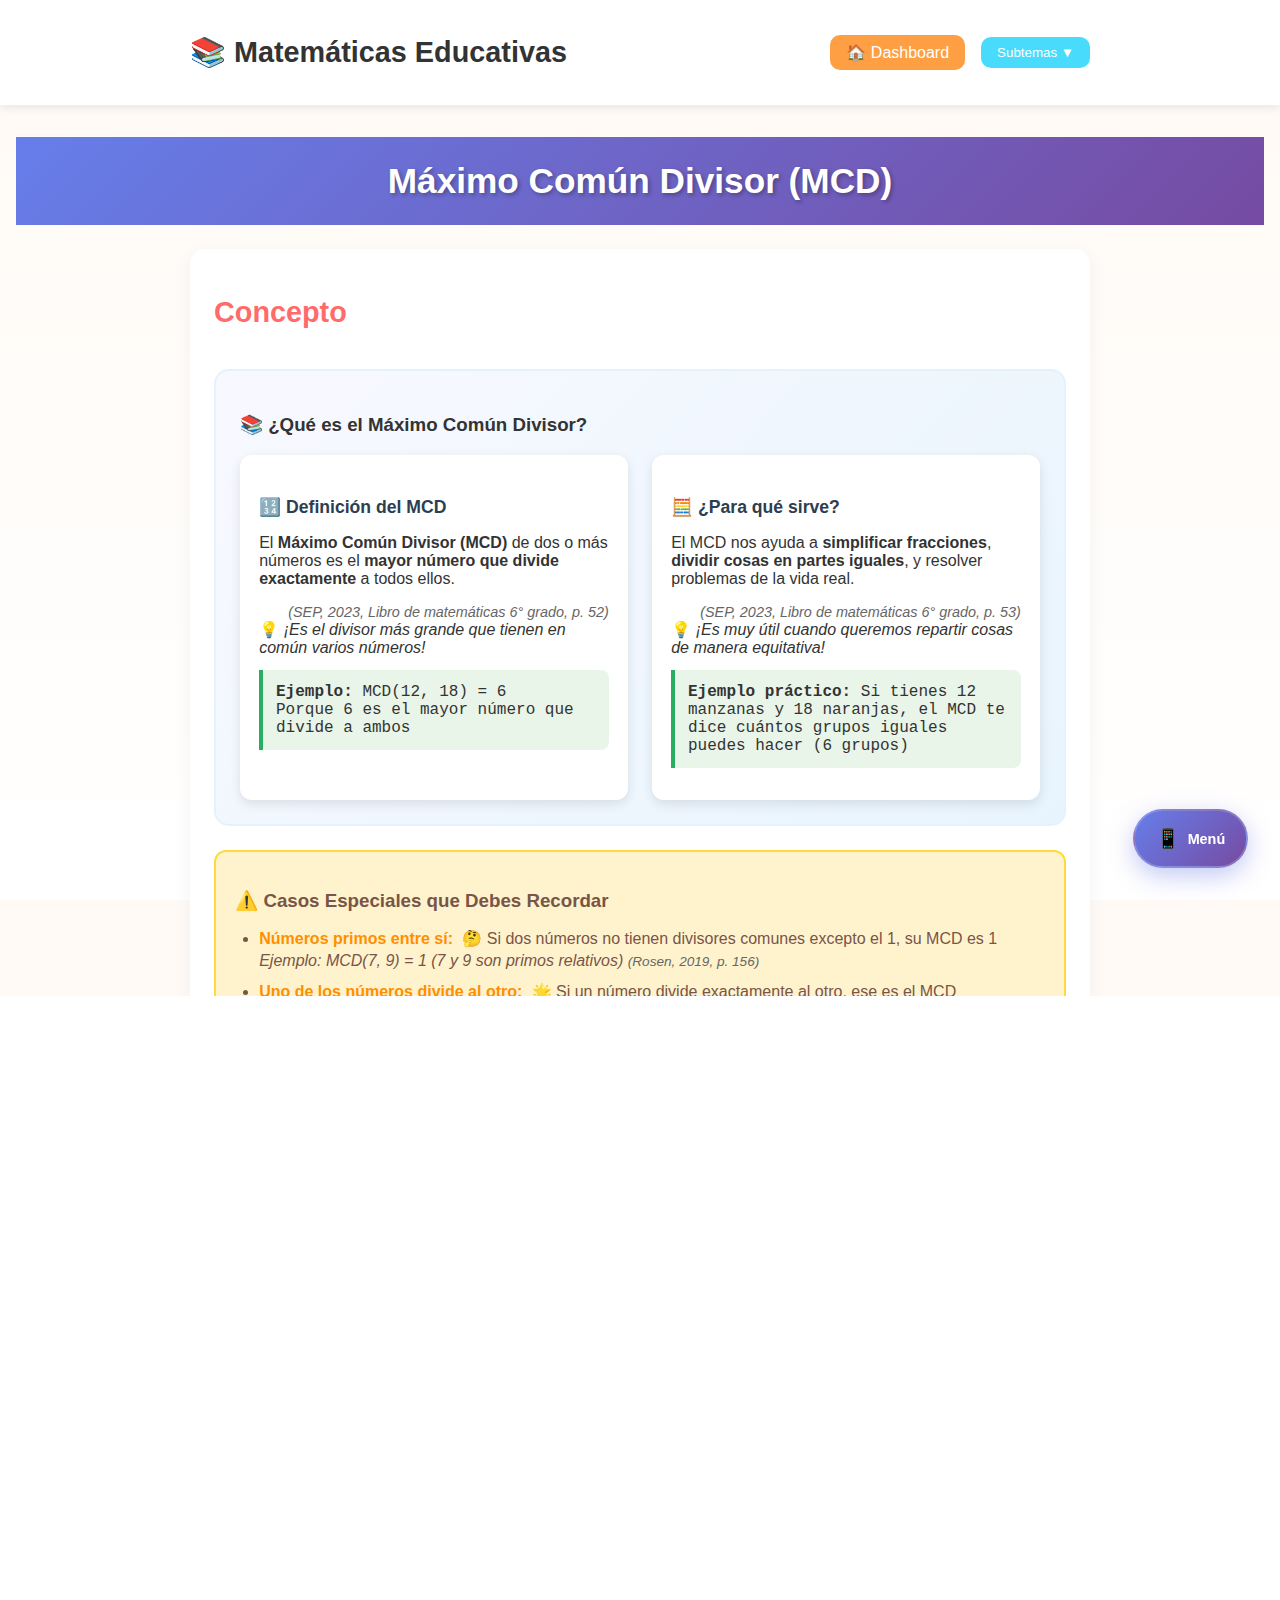
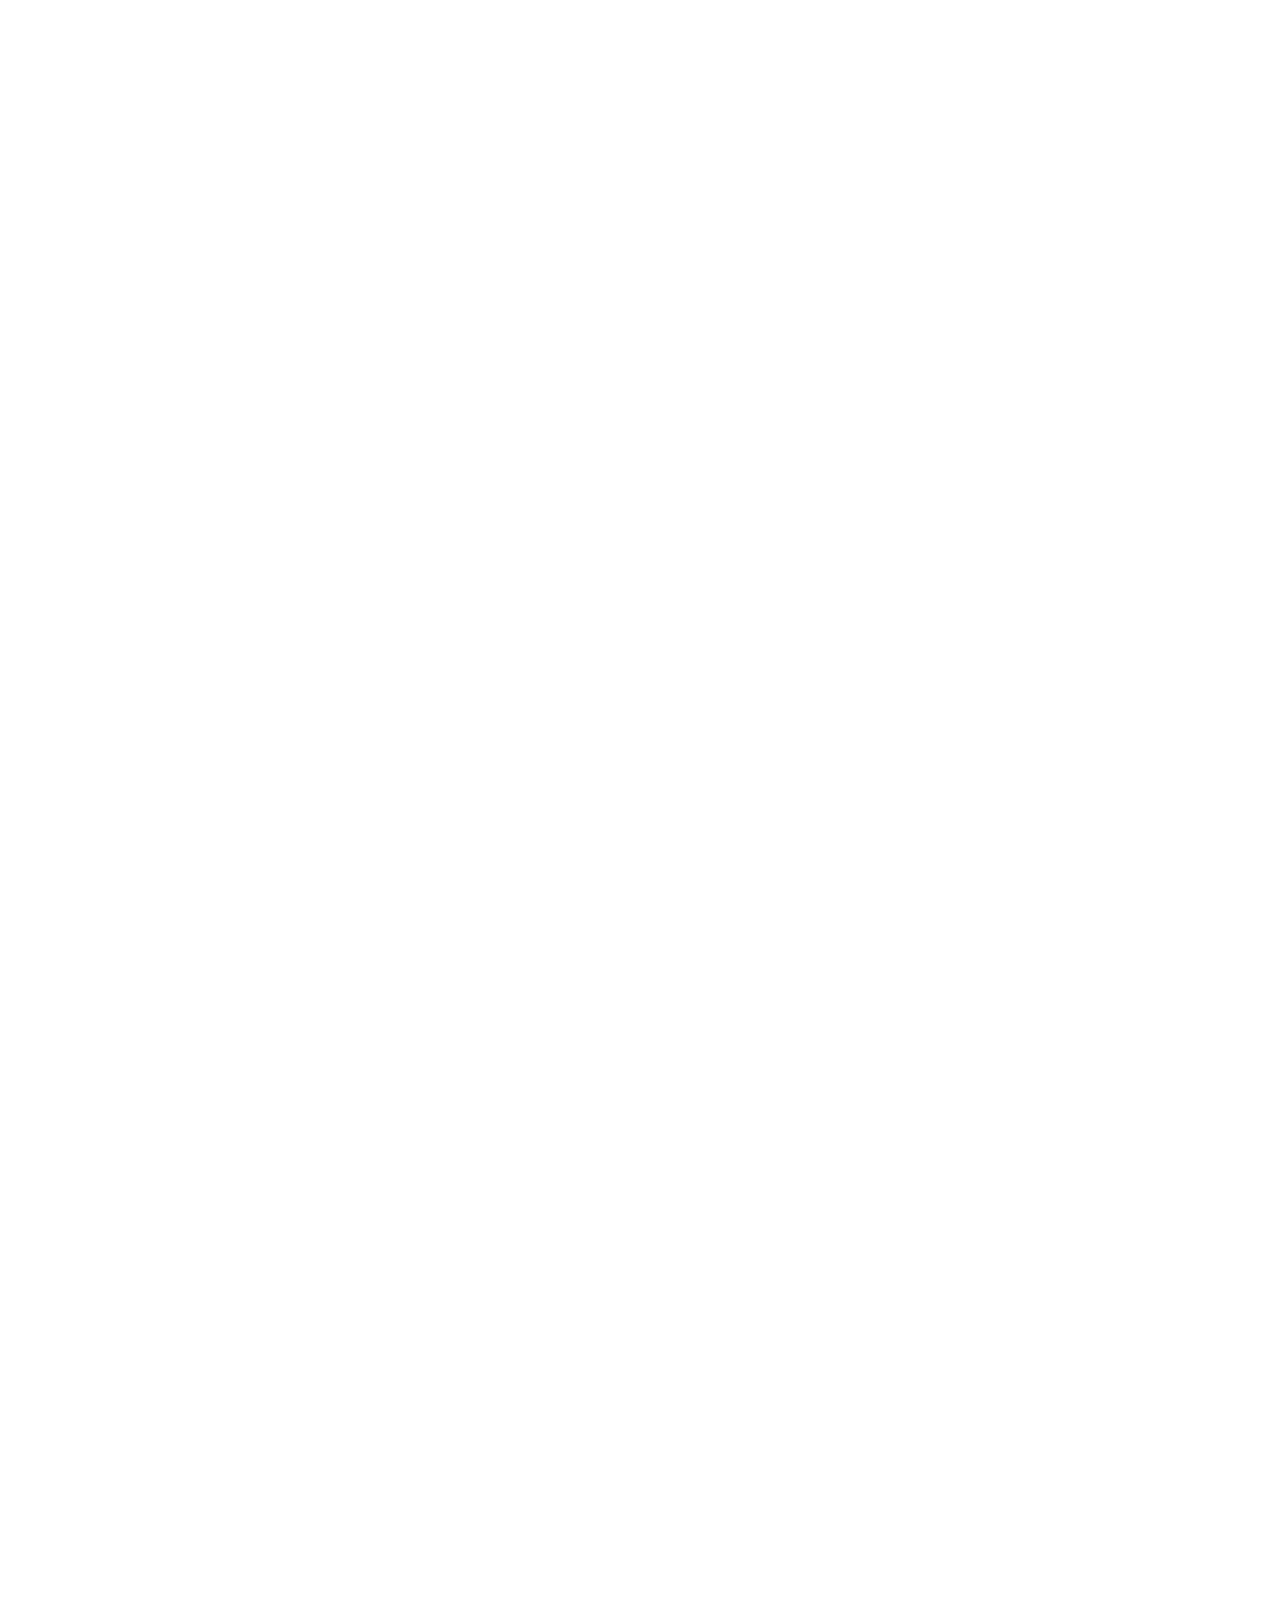
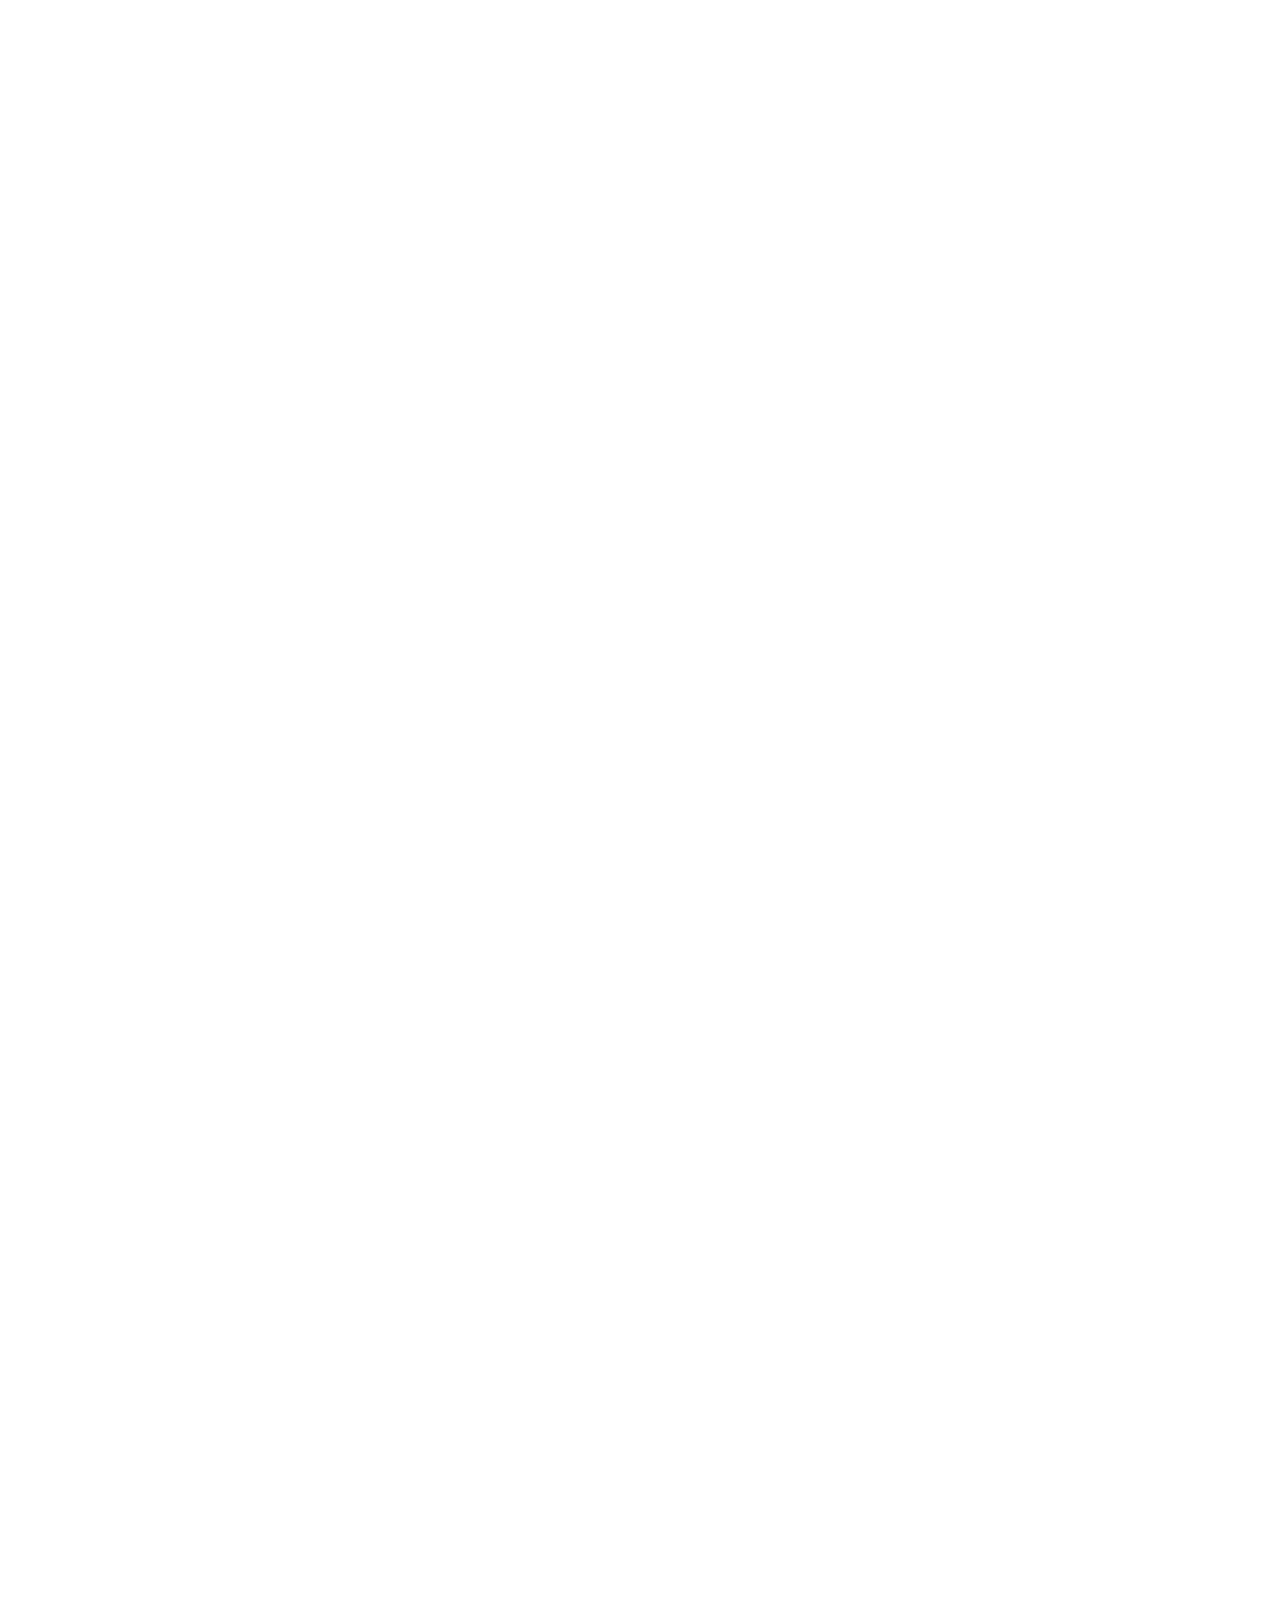
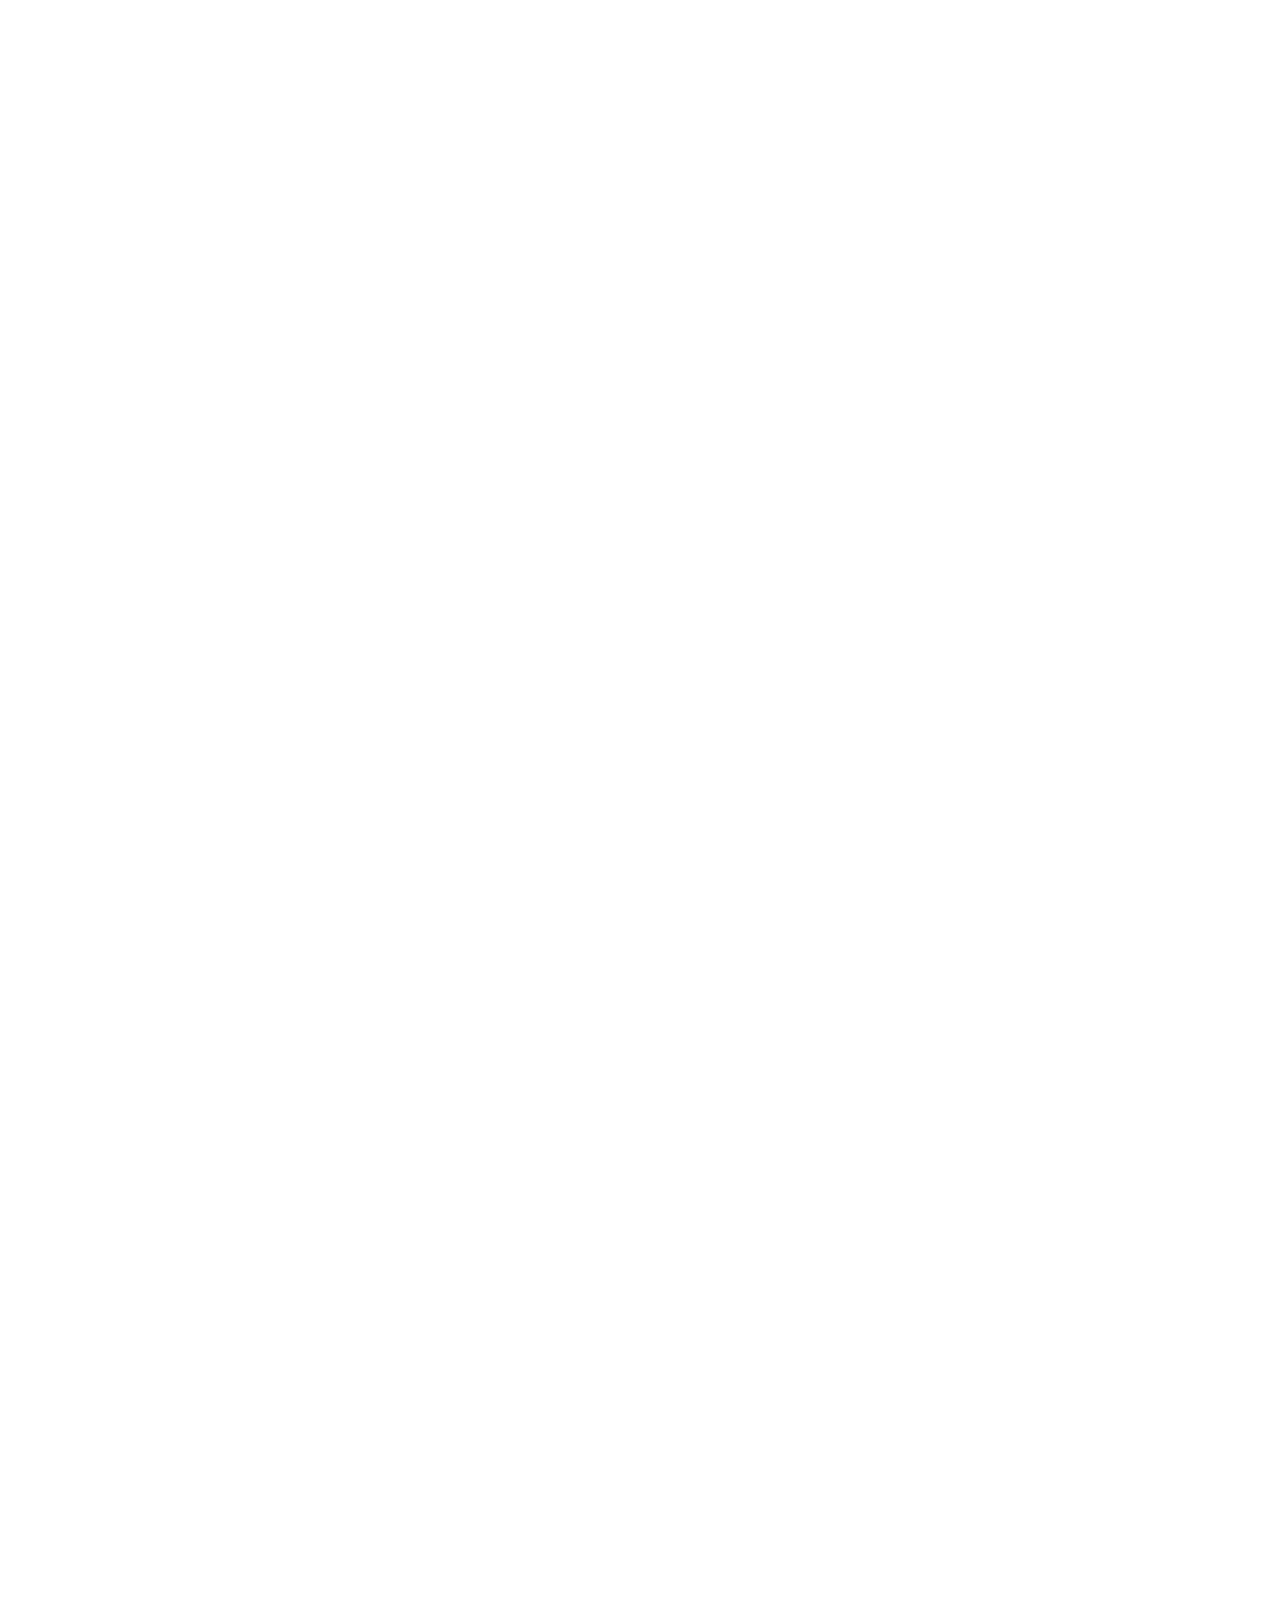
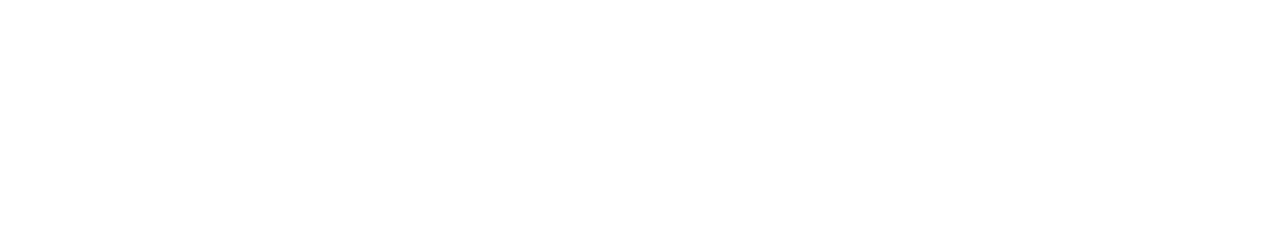
<file: pages/mcd.html>
<!DOCTYPE html>
<html lang="es">
  <head>
    <meta charset="UTF-8" />
    <meta name="viewport" content="width=device-width, initial-scale=1.0" />
    <title>Máximo Común Divisor - Matemáticas Educativas</title>

    <meta
      name="description"
      content="Aprende sobre el Máximo Común Divisor (MCD) de forma interactiva con ejercicios y calculadora"
    />
    <meta name="theme-color" content="#3498db" />
    <meta name="apple-mobile-web-app-capable" content="yes" />
    <meta name="apple-mobile-web-app-status-bar-style" content="default" />
    <meta name="apple-mobile-web-app-title" content="MathEdu" />
    <meta name="msapplication-TileColor" content="#3498db" />
    <meta name="msapplication-tap-highlight" content="no" />

    <link rel="stylesheet" href="../css/styles.css" />
    <link rel="manifest" href="../manifest.json" />
    <link rel="icon" type="image/svg+xml" href="../images/icon-192x192.svg" />
    <link rel="apple-touch-icon" href="../images/icon-192x192.svg" />

    <link rel="preload" href="../js/mcd.js" as="script" />
    <link rel="preload" href="../css/styles.css" as="style" />
  </head>
  <body>
    <header class="header">
      <div class="container header-content">
        <h1 class="logo">📚 Matemáticas Educativas</h1>
        <nav class="nav">
          <a href="../index.html" class="back-btn">🏠 Dashboard</a>
          <div class="dropdown">
            <button class="dropbtn">Subtemas ▼</button>
            <div class="dropdown-content">
              <a href="#concepto">Concepto</a>
              <a href="#ejemplo">Ejemplos</a>
              <a href="#calculadora">Calculadora</a>
              <a href="#ejercicio">Ejercicios</a>
              <a href="#curiosidades">Curiosidades</a>
              <a href="#referencias">Referencias</a>
            </div>
          </div>
        </nav>
      </div>
    </header>

    <main class="main">
      <section class="page-header">
        <div class="container">
          <div class="page-title-section">
            <h1 class="main-page-title">Máximo Común Divisor (MCD)</h1>
          </div>
        </div>
      </section>

      <section id="concepto" class="theory-section">
        <div class="container">
          <div class="content-card animate-fade">
            <div class="concept-header">
              <h2 class="page-title">Concepto</h2>
            </div>

            <div class="definition-box">
              <h3>📚 ¿Qué es el Máximo Común Divisor?</h3>
              <div class="definition-grid">
                <div class="definition-item">
                  <h4>🔢 Definición del MCD</h4>
                  <p>
                    El <strong>Máximo Común Divisor (MCD)</strong> de dos o más números
                    es el <strong>mayor número que divide exactamente</strong> a todos ellos.
                  </p>
                  <div class="citation">
                    <em>(SEP, 2023, Libro de matemáticas 6° grado, p. 52)</em>
                  </div>
                  <div class="tip-box">
                    💡
                    <em
                      >¡Es el divisor más grande que tienen en común varios números!</em
                    >
                  </div>
                  <div class="example-box">
                    <strong>Ejemplo:</strong> MCD(12, 18) = 6<br />
                    Porque 6 es el mayor número que divide a ambos
                  </div>
                </div>

                <div class="definition-item">
                  <h4>🧮 ¿Para qué sirve?</h4>
                  <p>
                    El MCD nos ayuda a <strong>simplificar fracciones</strong>,
                    <strong>dividir cosas en partes iguales</strong>, y resolver
                    problemas de la vida real.
                  </p>
                  <div class="citation">
                    <em>(SEP, 2023, Libro de matemáticas 6° grado, p. 53)</em>
                  </div>
                  <div class="tip-box">
                    💡
                    <em
                      >¡Es muy útil cuando queremos repartir cosas de manera equitativa!</em
                    >
                  </div>
                  <div class="example-box">
                    <strong>Ejemplo práctico:</strong> Si tienes 12 manzanas y 18 naranjas,
                    el MCD te dice cuántos grupos iguales puedes hacer (6 grupos)
                  </div>
                </div>
              </div>
            </div>

            <div class="special-cases">
              <h3>⚠️ Casos Especiales que Debes Recordar</h3>
              <ul class="compact-list">
                <li>
                  <strong>Números primos entre sí:</strong> 🤔 Si dos números no
                  tienen divisores comunes excepto el 1, su MCD es 1 <br /><em
                    >Ejemplo: MCD(7, 9) = 1 (7 y 9 son primos relativos)</em
                  >
                  <span class="citation-inline">(Rosen, 2019, p. 156)</span>
                </li>
                <li>
                  <strong>Uno de los números divide al otro:</strong> 🌟 Si un
                  número divide exactamente al otro, ese es el MCD <br /><em
                    >Ejemplo: MCD(6, 18) = 6 porque 6 divide a 18</em
                  >
                  <span class="citation-inline">(SEP, 2023, p. 79)</span>
                </li>
                <li>
                  <strong>Números iguales:</strong> 📝 El MCD de dos números
                  iguales es el mismo número <br /><em
                    >Ejemplo: MCD(12, 12) = 12</em
                  >
                  <span class="citation-inline">(Burton, 2017, p. 46)</span>
                </li>
              </ul>
            </div>

            <div class="properties-box">
              <h3>🔍 Datos Curiosos e Importantes</h3>
              <ul class="compact-list">
                <li>
                  <strong>¡Muy útil en la vida real!</strong> 🔢 El MCD se usa
                  para simplificar fracciones, dividir cosas en partes iguales,
                  y resolver problemas prácticos <br /><em
                    >Ejemplo: Si tienes 12 galletas y 18 chocolates, ¿cuántas
                    bolsas iguales puedes hacer? Respuesta: 6 bolsas (MCD de 12
                    y 18)</em
                  >
                  <span class="citation-inline">(SEP, 2023, p. 80)</span>
                </li>
                <li>
                  <strong>Algoritmo de Euclides:</strong> 🧩 Hay un método muy
                  antiguo y eficiente para calcular el MCD <br /><em
                    >Fue inventado hace más de 2000 años y todavía se usa hoy en
                    día</em
                  >
                  <span class="citation-inline"
                    >(Algoritmo de Euclides, Burton, 2017, p. 50)</span
                  >
                </li>
                <li>
                  <strong>Relación con el mínimo común múltiplo:</strong> 🏗️ El
                  MCD y el MCM están relacionados <br /><em
                    >MCD(a, b) × MCM(a, b) = a × b</em
                  >
                  <span class="citation-inline">(SEP, 2023, p. 82)</span>
                </li>
              </ul>
            </div>
          </div>
        </div>
      </section>

      <section id="ejemplo" class="interactive-section">
        <div class="container">
          <div class="content-card animate-fade">
            <h2 class="page-title">Ejemplos Detallados</h2>

            <div class="method-section">
              <h3>🔎 ¿Cómo calcular el MCD de dos números?</h3>
              <div class="method-steps">
                <div class="method-step">
                  <span class="step-number">1</span>
                  <div class="step-content">
                    <strong>Método 1: Listar divisores</strong> - Encuentra
                    todos los divisores de cada número
                  </div>
                </div>
                <div class="method-step">
                  <span class="step-number">2</span>
                  <div class="step-content">
                    <strong>Buscar divisores comunes</strong> - Identifica los
                    números que dividen a ambos
                  </div>
                </div>
                <div class="method-step">
                  <span class="step-number">3</span>
                  <div class="step-content">
                    <strong>Elegir el mayor</strong> - El MCD es el mayor de los
                    divisores comunes
                  </div>
                </div>
                <div class="method-step">
                  <span class="step-number">4</span>
                  <div class="step-content">
                    <strong>Método 2: Algoritmo de Euclides</strong> - Método
                    más eficiente para números grandes
                  </div>
                </div>
              </div>
            </div>

            <div class="examples-section">
              <h3>📝 Análisis Paso a Paso</h3>
              <div class="calculation-steps">
                <div class="example-item">
                  <h4>Ejemplo 1: MCD de 12 y 18</h4>
                  <div class="step">1. Encontrar los divisores de 12:</div>
                  <div class="step">Divisores de 12: 1, 2, 3, 4, 6, 12</div>
                  <div class="step">2. Encontrar los divisores de 18:</div>
                  <div class="step">Divisores de 18: 1, 2, 3, 6, 9, 18</div>
                  <div class="step">3. Identificar los divisores comunes:</div>
                  <div class="step">Divisores comunes: 1, 2, 3, 6</div>
                  <div class="step conclusion">
                    ✅ <strong>MCD(12, 18) = 6</strong> porque 6 es el mayor
                    número que divide a ambos <br /><small
                      class="citation-inline"
                      >(SEP, 2023, p. 78)</small
                    >
                  </div>
                </div>

                <div class="example-item">
                  <h4>
                    Ejemplo 2: MCD de 24 y 36 usando el Algoritmo de Euclides
                  </h4>
                  <div class="step">1. Dividir el mayor entre el menor:</div>
                  <div class="step">36 ÷ 24 = 1 con residuo 12</div>
                  <div class="step">2. Ahora dividir 24 entre el residuo:</div>
                  <div class="step">24 ÷ 12 = 2 con residuo 0</div>
                  <div class="step">
                    3. Cuando el residuo es 0, el divisor anterior es el MCD
                  </div>
                  <div class="step conclusion">
                    ✅ <strong>MCD(24, 36) = 12</strong> <br />💡
                    <em
                      >El Algoritmo de Euclides es más rápido para números
                      grandes</em
                    >
                    <br /><small class="citation-inline"
                      >(Burton, 2017, p. 50)</small
                    >
                  </div>
                </div>

                <div class="example-item">
                  <h4>Ejemplo 3: MCD de tres números</h4>
                  <div class="step">Para calcular MCD(12, 18, 24):</div>
                  <div class="step">1. Primero calculamos MCD(12, 18) = 6</div>
                  <div class="step">2. Luego calculamos MCD(6, 24) = 6</div>
                  <div class="step conclusion">
                    ✅ <strong>MCD(12, 18, 24) = 6</strong> <br />💡
                    <em
                      >Para tres o más números, calculamos el MCD de dos en
                      dos</em
                    >
                  </div>
                </div>
              </div>
            </div>
          </div>
        </div>
      </section>

      <section id="calculadora" class="interactive-section">
        <div class="container">
          <div class="content-card animate-fade">
            <h2 class="page-title">🧮 Calculadora Interactiva</h2>
            <div class="calculator-section">
              <div class="input-group">
                <label for="number1Input"
                  >🔍 Escribe dos números y calcularemos su MCD:</label
                >
                <div
                  style="
                    display: flex;
                    gap: 1rem;
                    align-items: center;
                    flex-wrap: wrap;
                  "
                >
                  <input
                    type="number"
                    id="number1Input"
                    min="1"
                    max="1000"
                    placeholder="Primer número (ej: 12)"
                    style="flex: 1; min-width: 150px"
                  />
                  <span style="font-size: 1.5rem; font-weight: bold">y</span>
                  <input
                    type="number"
                    id="number2Input"
                    min="1"
                    max="1000"
                    placeholder="Segundo número (ej: 18)"
                    style="flex: 1; min-width: 150px"
                  />
                </div>
                <button
                  id="calculateBtn"
                  class="btn-primary"
                  style="margin-top: 1rem"
                >
                  ¡Calcular MCD!
                </button>
              </div>

              <div
                id="resultSection"
                class="result-section"
                style="display: none"
              >
                <div id="resultType" class="result-type"></div>
                <div id="divisorsList" class="divisors-list"></div>
                <div id="explanation" class="explanation"></div>
              </div>
            </div>
          </div>
        </div>
      </section>

      <section id="ejercicio" class="exercise-section">
        <div class="container">
          <div class="content-card animate-fade">
            <h2 class="page-title">🎯 Ejercicios Interactivos</h2>

            <div class="dynamic-exercise-container">
              <div class="exercise-header">
                <div class="exercise-counter">
                  Ejercicio <span id="currentExercise">1</span>
                </div>
                <div class="exercise-score">
                  Aciertos: <span id="correctAnswers">0</span> /
                  <span id="answeredQuestions">0</span>
                </div>
              </div>

              <div id="exerciseContainer" class="exercise-container"></div>

              <div id="exerciseFeedback" class="exercise-feedback hidden"></div>

              <div class="exercise-buttons">
                <button id="nextExerciseBtn" class="next-exercise-btn hidden">
                  Siguiente Ejercicio →
                </button>
                <button id="restartExerciseBtn" class="restart-exercise-btn">
                  🔄 Reiniciar Puntuación
                </button>
              </div>
            </div>
          </div>
        </div>
      </section>

      <section id="curiosidades" class="theory-section">
        <div class="container">
          <div class="content-card animate-fade">
            <h2 class="page-title">
              🌟 ¿Sabías que...? Datos Súper Interesantes
            </h2>

            <div class="dynamic-curiosity-container">
              <div id="dynamicCuriosity" class="curiosity-card"></div>
            </div>
          </div>
        </div>
      </section>

      <section id="referencias" class="references-section">
        <div class="container">
          <div class="content-card animate-fade">
            <h2 class="page-title">📚 Referencias y Más Información</h2>

            <div class="references-content">
              <h3>📖 Fuentes Académicas</h3>
              <ol class="reference-list">
                <li>
                  <strong
                    >Secretaría de Educación Pública [SEP]. (2023).</strong
                  >
                  <em
                    >Desafíos Matemáticos. Quinto grado. Educación Primaria.</em
                  >
                  Comisión Nacional de Libros de Texto Gratuitos (CONALITEG).
                  <span class="reference-note">
                    Páginas 78-82: Máximo Común Divisor. Algoritmo de Euclides.
                    (Recurso oficial gratuito - México)
                  </span>
                </li>

                <li>
                  <strong>Burton, D. M. (2017).</strong>
                  <em>Elementary Number Theory.</em> 7ª edición. McGraw-Hill
                  Education.
                  <span class="reference-note">
                    Capítulo 2: Divisibilidad y el Algoritmo de Euclides (pp.
                    45-50). Máximo Común Divisor.
                  </span>
                </li>

                <li>
                  <strong>Rosen, K. H. (2019).</strong>
                  <em>Elementary Number Theory and Its Applications.</em> 6ª
                  edición. Pearson.
                  <span class="reference-note">
                    Capítulo 3: Máximo Común Divisor y Mínimo Común Múltiplo
                    (pp. 156-165). Propiedades del MCD.
                  </span>
                </li>
              </ol>
            </div>
          </div>
        </div>
      </section>
    </main>

    <div class="floating-menu" id="floatingMenu">
      <div
        class="menu-toggle"
        onclick="toggleFloatingMenu()"
        title="Navegación rápida"
      >
        <span class="menu-icon">📱</span>
        <span class="menu-text">Menú</span>
      </div>

      <div class="menu-items" id="menuItems">
        <a href="#concepto" class="menu-item" onclick="closeFloatingMenu()">
          <span class="item-icon">📖</span>
          <span class="item-text">Concepto</span>
        </a>
        <a href="#ejemplo" class="menu-item" onclick="closeFloatingMenu()">
          <span class="item-icon">📝</span>
          <span class="item-text">Ejemplos</span>
        </a>
        <a href="#calculadora" class="menu-item" onclick="closeFloatingMenu()">
          <span class="item-icon">🧮</span>
          <span class="item-text">Calculadora</span>
        </a>
        <a href="#ejercicio" class="menu-item" onclick="closeFloatingMenu()">
          <span class="item-icon">🎯</span>
          <span class="item-text">Ejercicios</span>
        </a>
        <a href="#curiosidades" class="menu-item" onclick="closeFloatingMenu()">
          <span class="item-icon">🌟</span>
          <span class="item-text">Curiosidades</span>
        </a>
        <a href="#referencias" class="menu-item" onclick="closeFloatingMenu()">
          <span class="item-icon">📚</span>
          <span class="item-text">Referencias</span>
        </a>
      </div>
    </div>

    <footer class="footer">
      <div class="container">
        <p>
          &copy; 2025 Matemáticas Educativas. Todos los derechos reservados.
        </p>
      </div>
    </footer>

    <script src="../js/app.js"></script>
    <script src="../js/mcd.js"></script>
    <script src="../js/sw-register.js"></script>

    <script>
      // Funciones para el menú flotante
      function toggleFloatingMenu() {
        const menuItems = document.getElementById("menuItems");
        const isOpen = menuItems.classList.contains("menu-open");

        if (isOpen) {
          closeFloatingMenu();
        } else {
          openFloatingMenu();
        }
      }

      function openFloatingMenu() {
        const menuItems = document.getElementById("menuItems");
        const menuToggle = document.querySelector(".menu-toggle");

        menuItems.classList.add("menu-open");
        menuToggle.classList.add("menu-active");
      }

      function closeFloatingMenu() {
        const menuItems = document.getElementById("menuItems");
        const menuToggle = document.querySelector(".menu-toggle");

        menuItems.classList.remove("menu-open");
        menuToggle.classList.remove("menu-active");
      }

      // Cerrar menú al hacer scroll
      let scrollTimeout;
      window.addEventListener("scroll", () => {
        clearTimeout(scrollTimeout);
        scrollTimeout = setTimeout(() => {
          closeFloatingMenu();
        }, 100);
      });

      // Smooth scrolling para los enlaces del menú
      document.querySelectorAll(".menu-item").forEach((link) => {
        link.addEventListener("click", (e) => {
          e.preventDefault();
          const targetId = link.getAttribute("href");
          const targetElement = document.querySelector(targetId);

          if (targetElement) {
            targetElement.scrollIntoView({
              behavior: "smooth",
              block: "start",
            });
          }
        });
      });
    </script>
  </body>
</html>
</file>
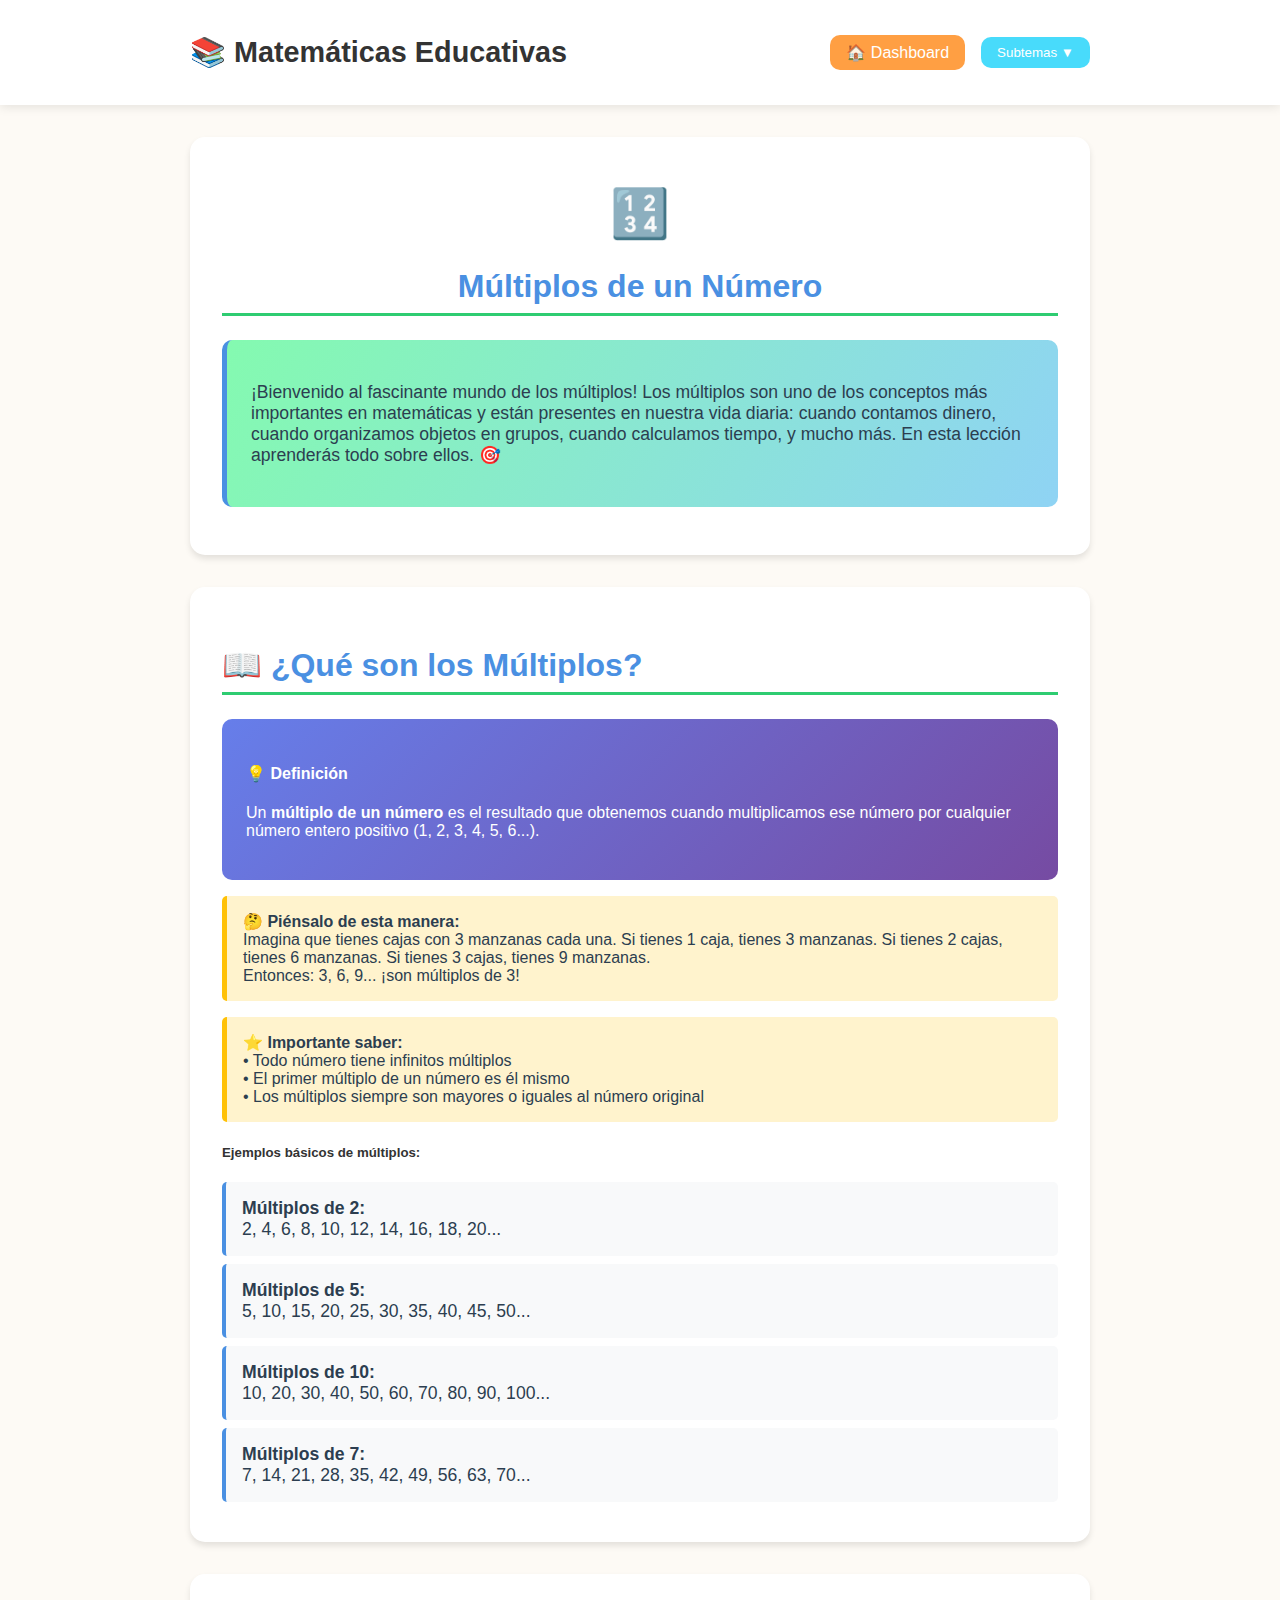
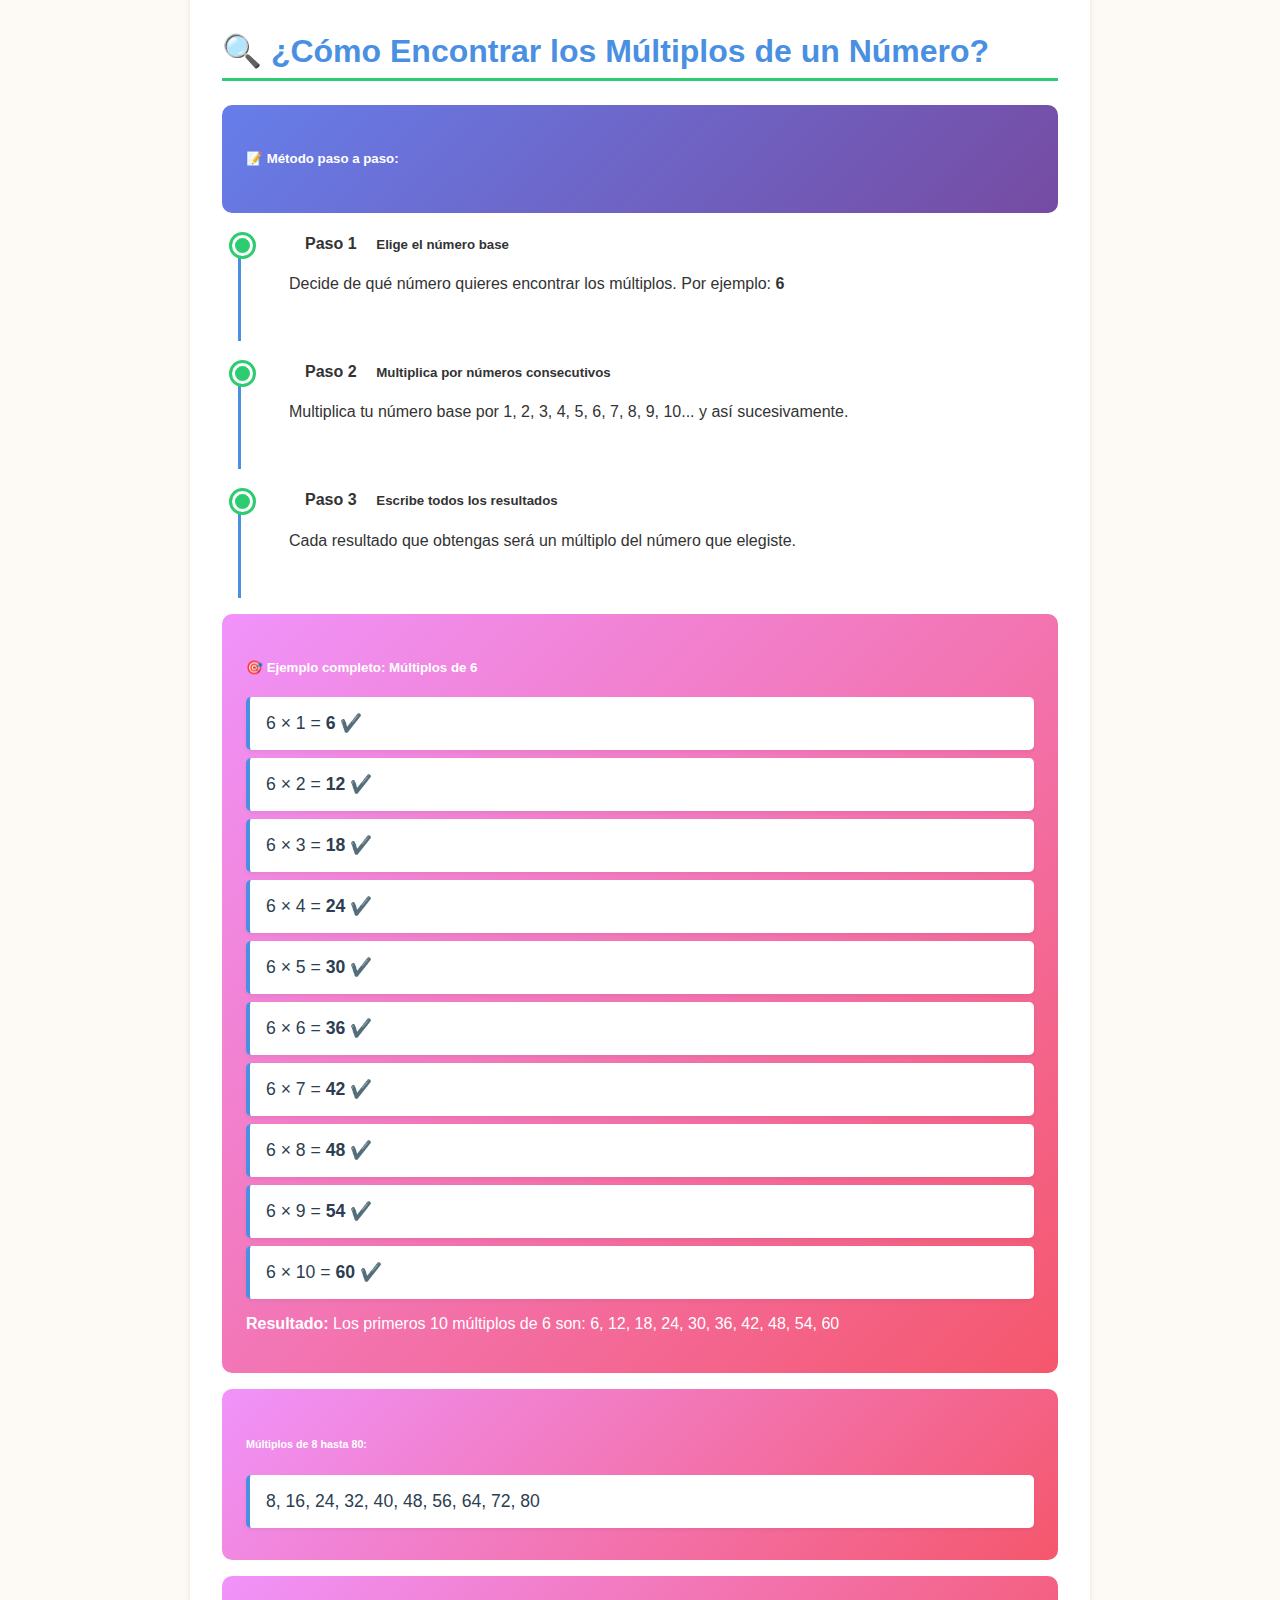
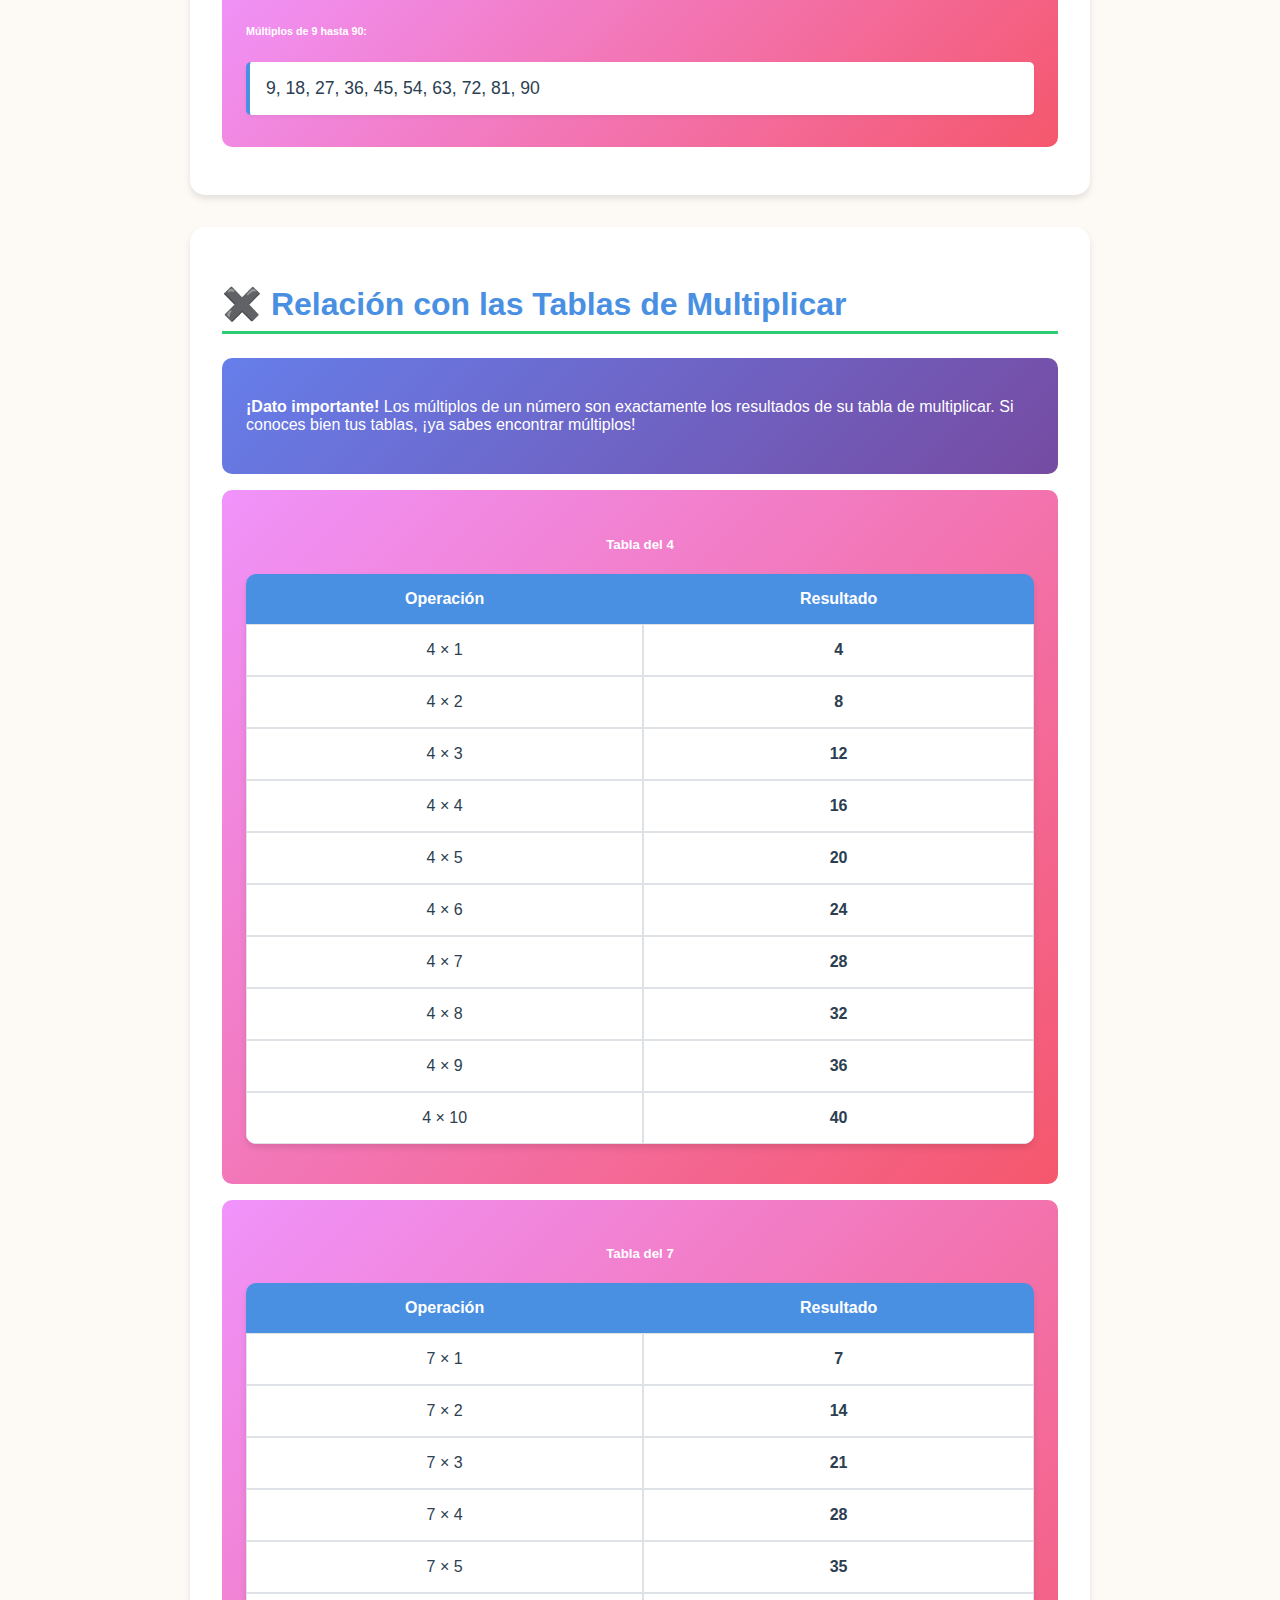
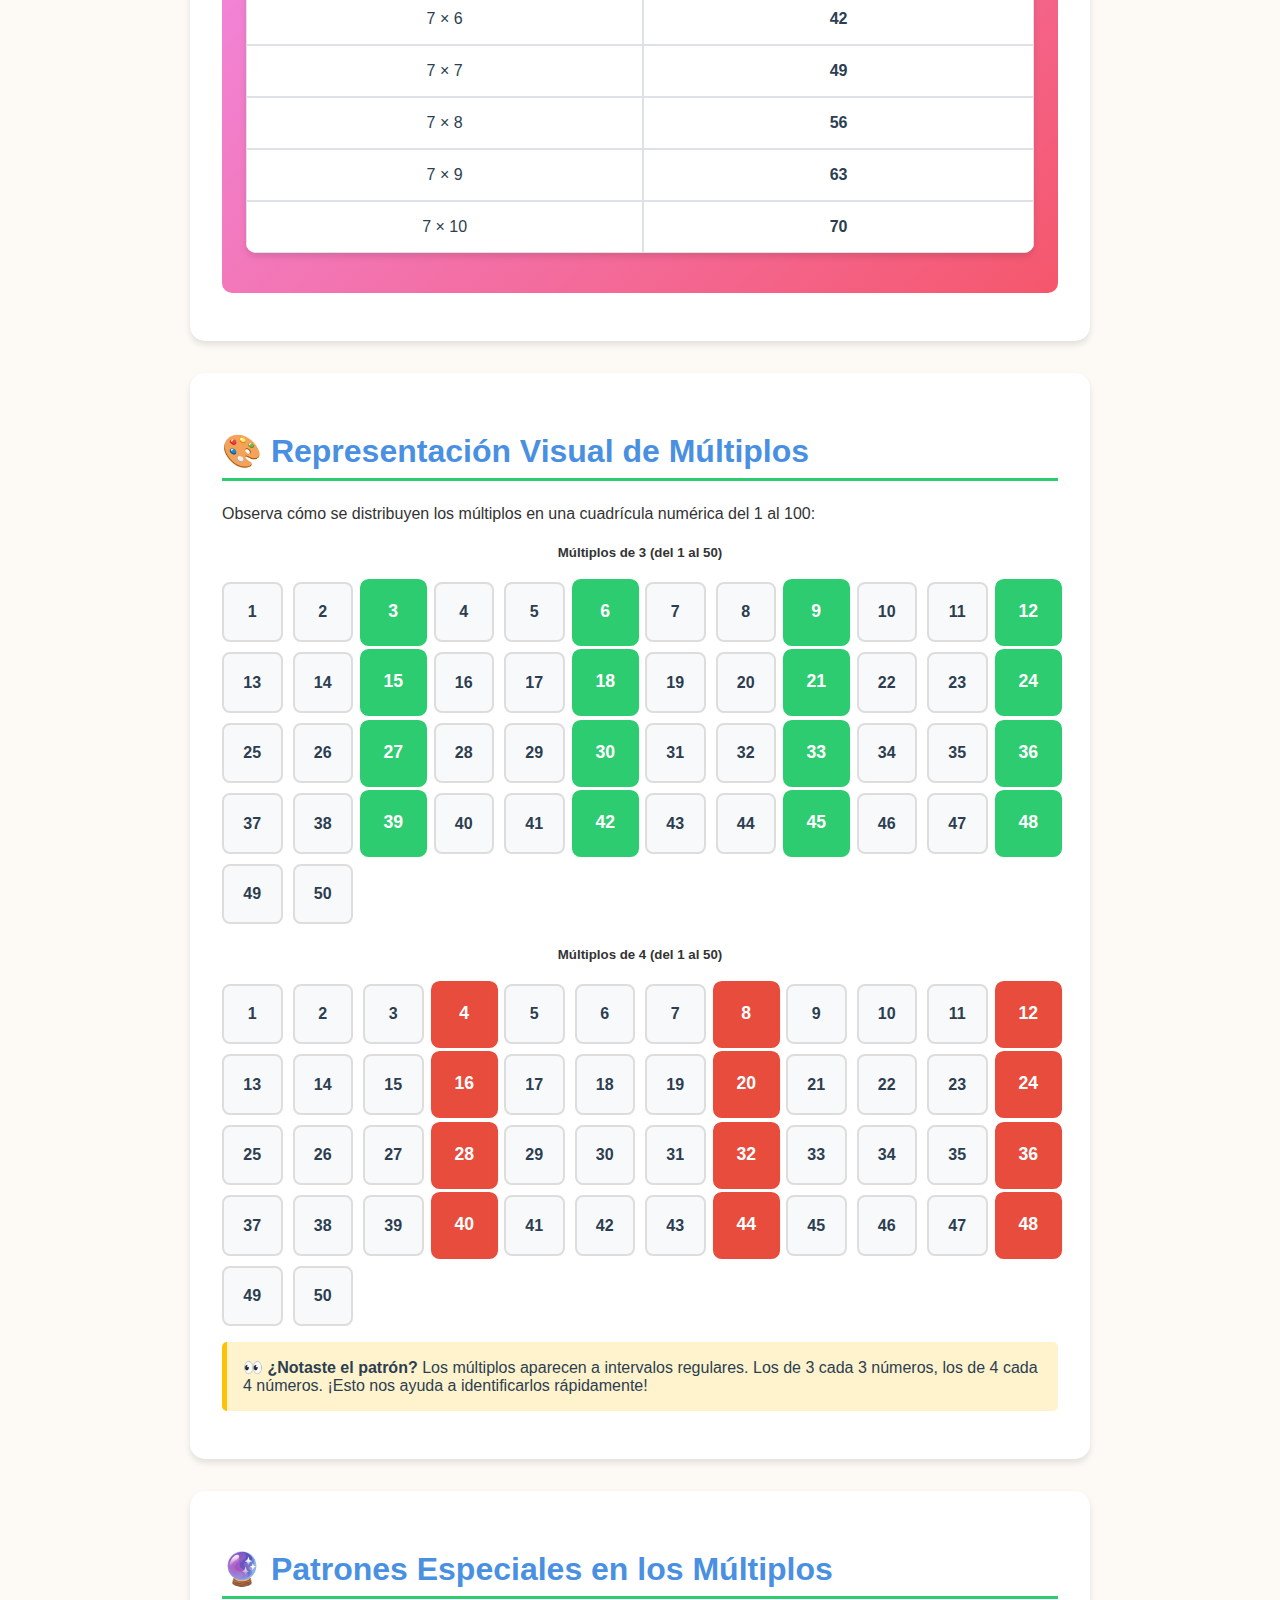
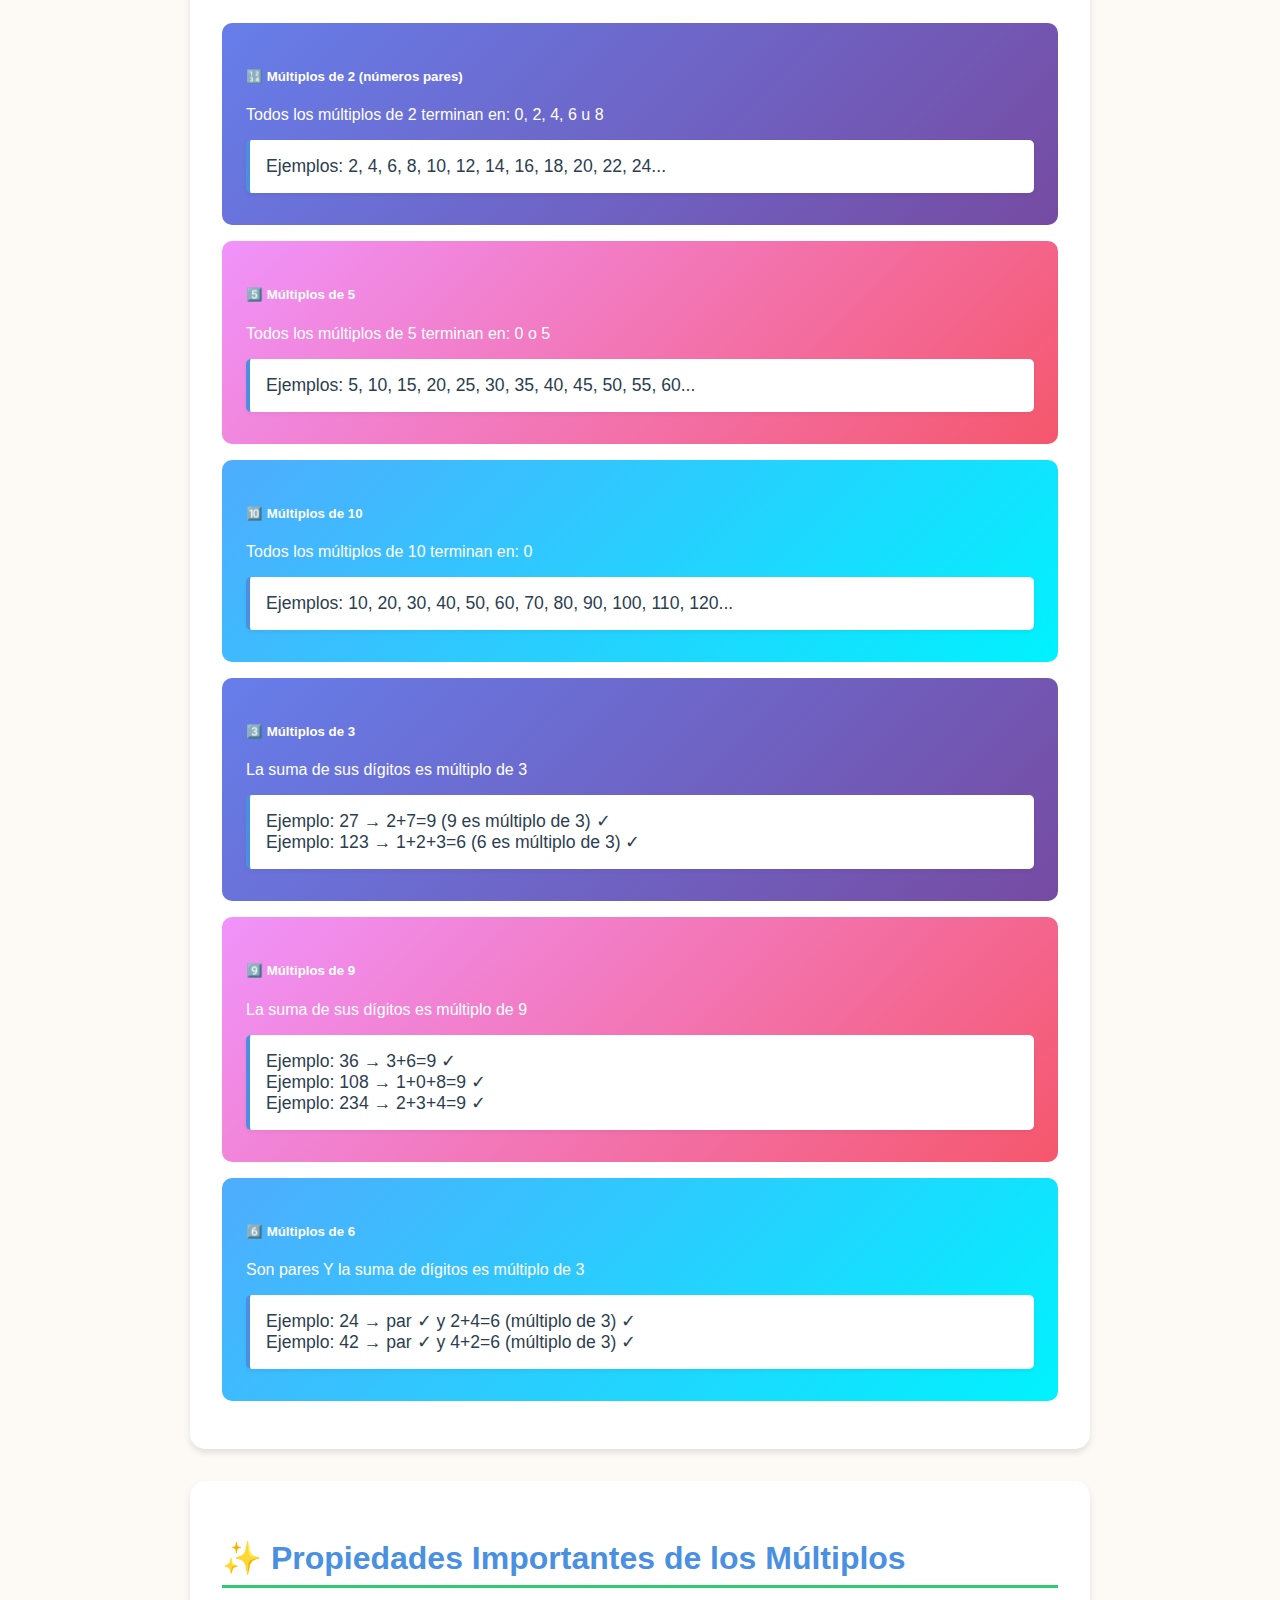
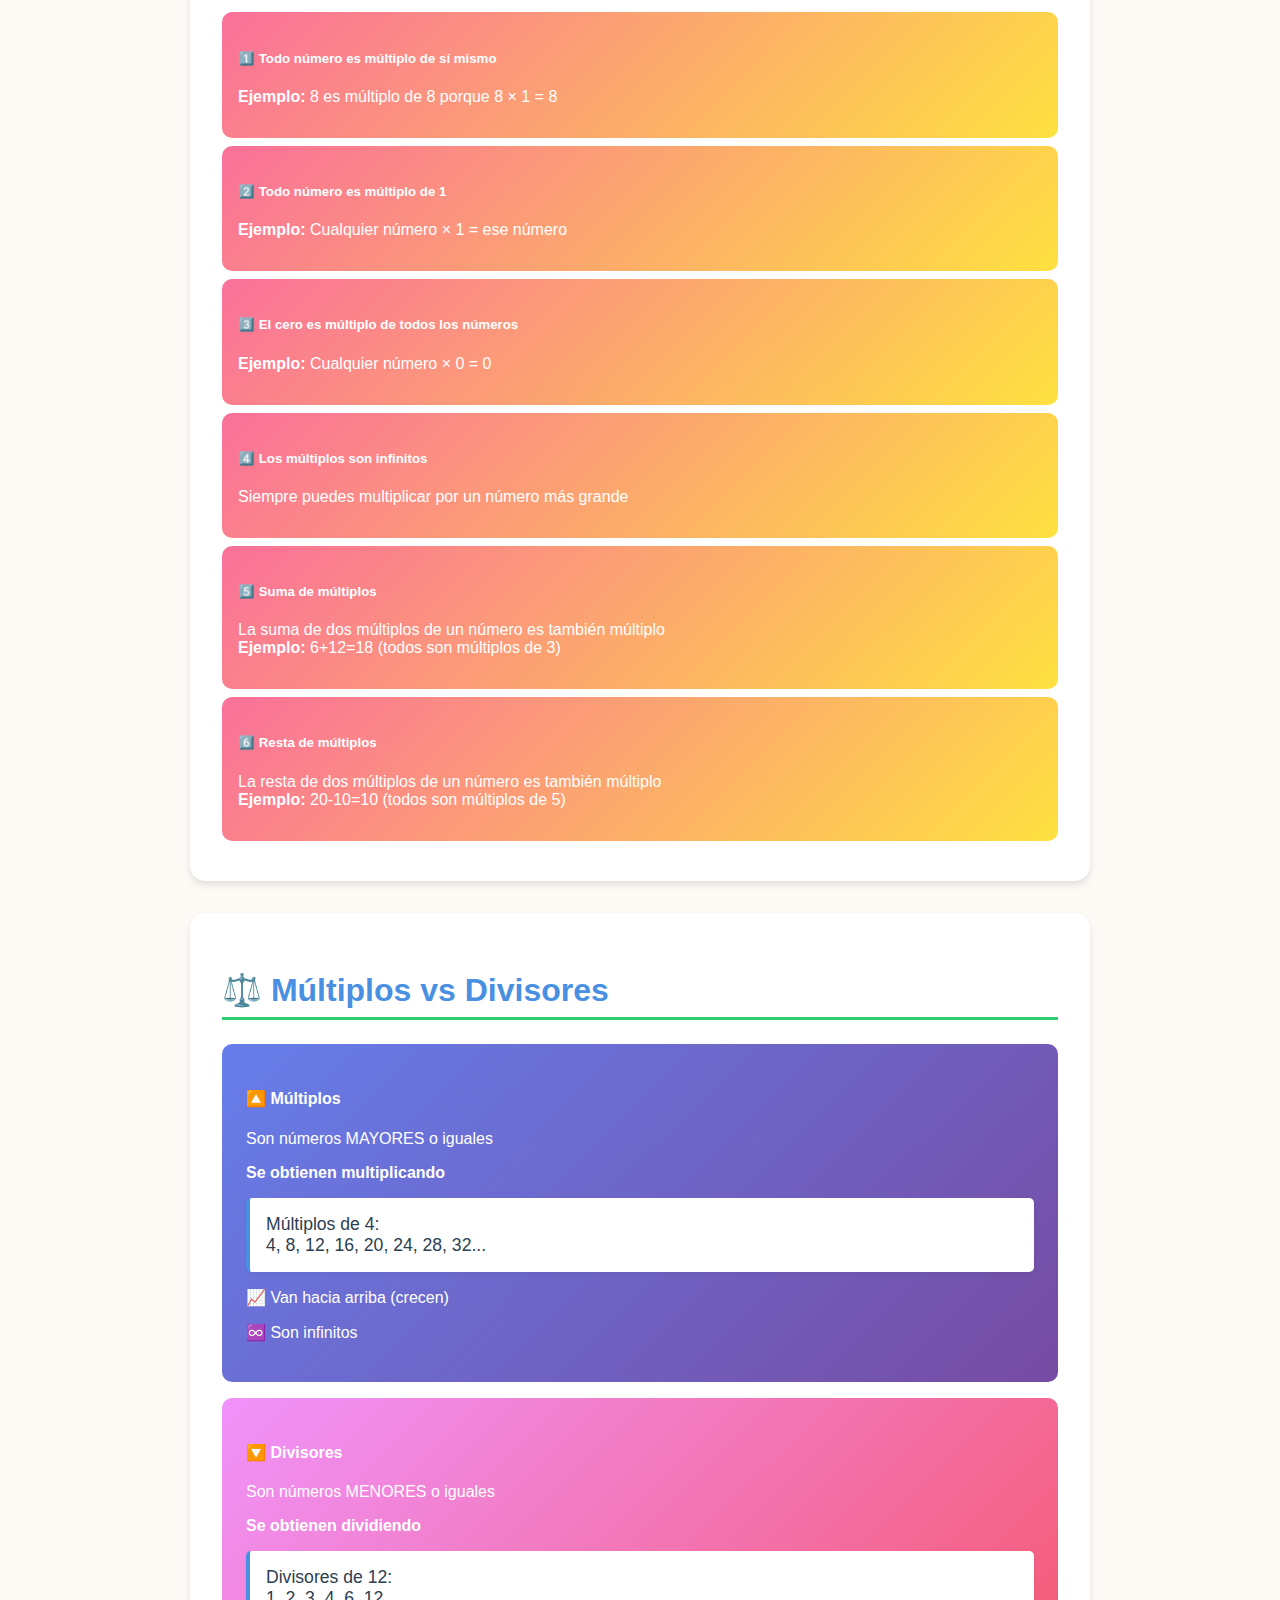
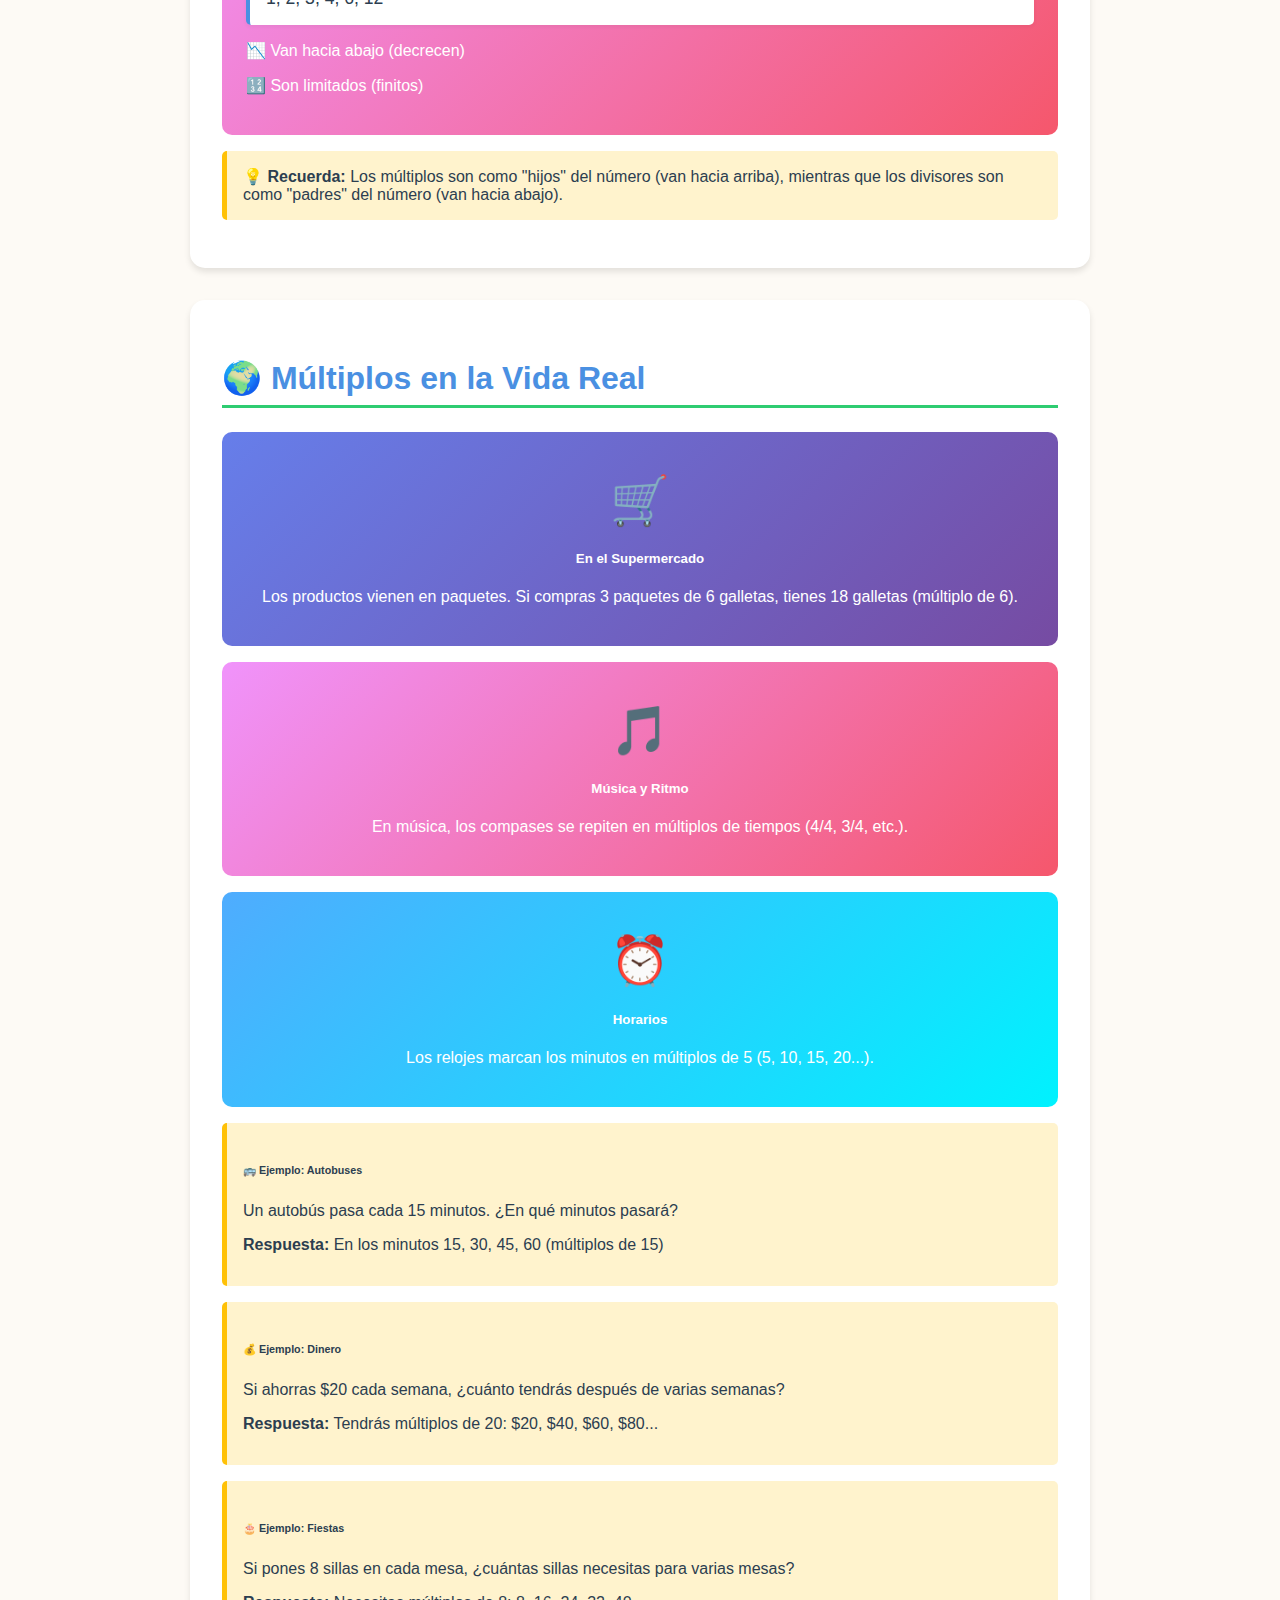
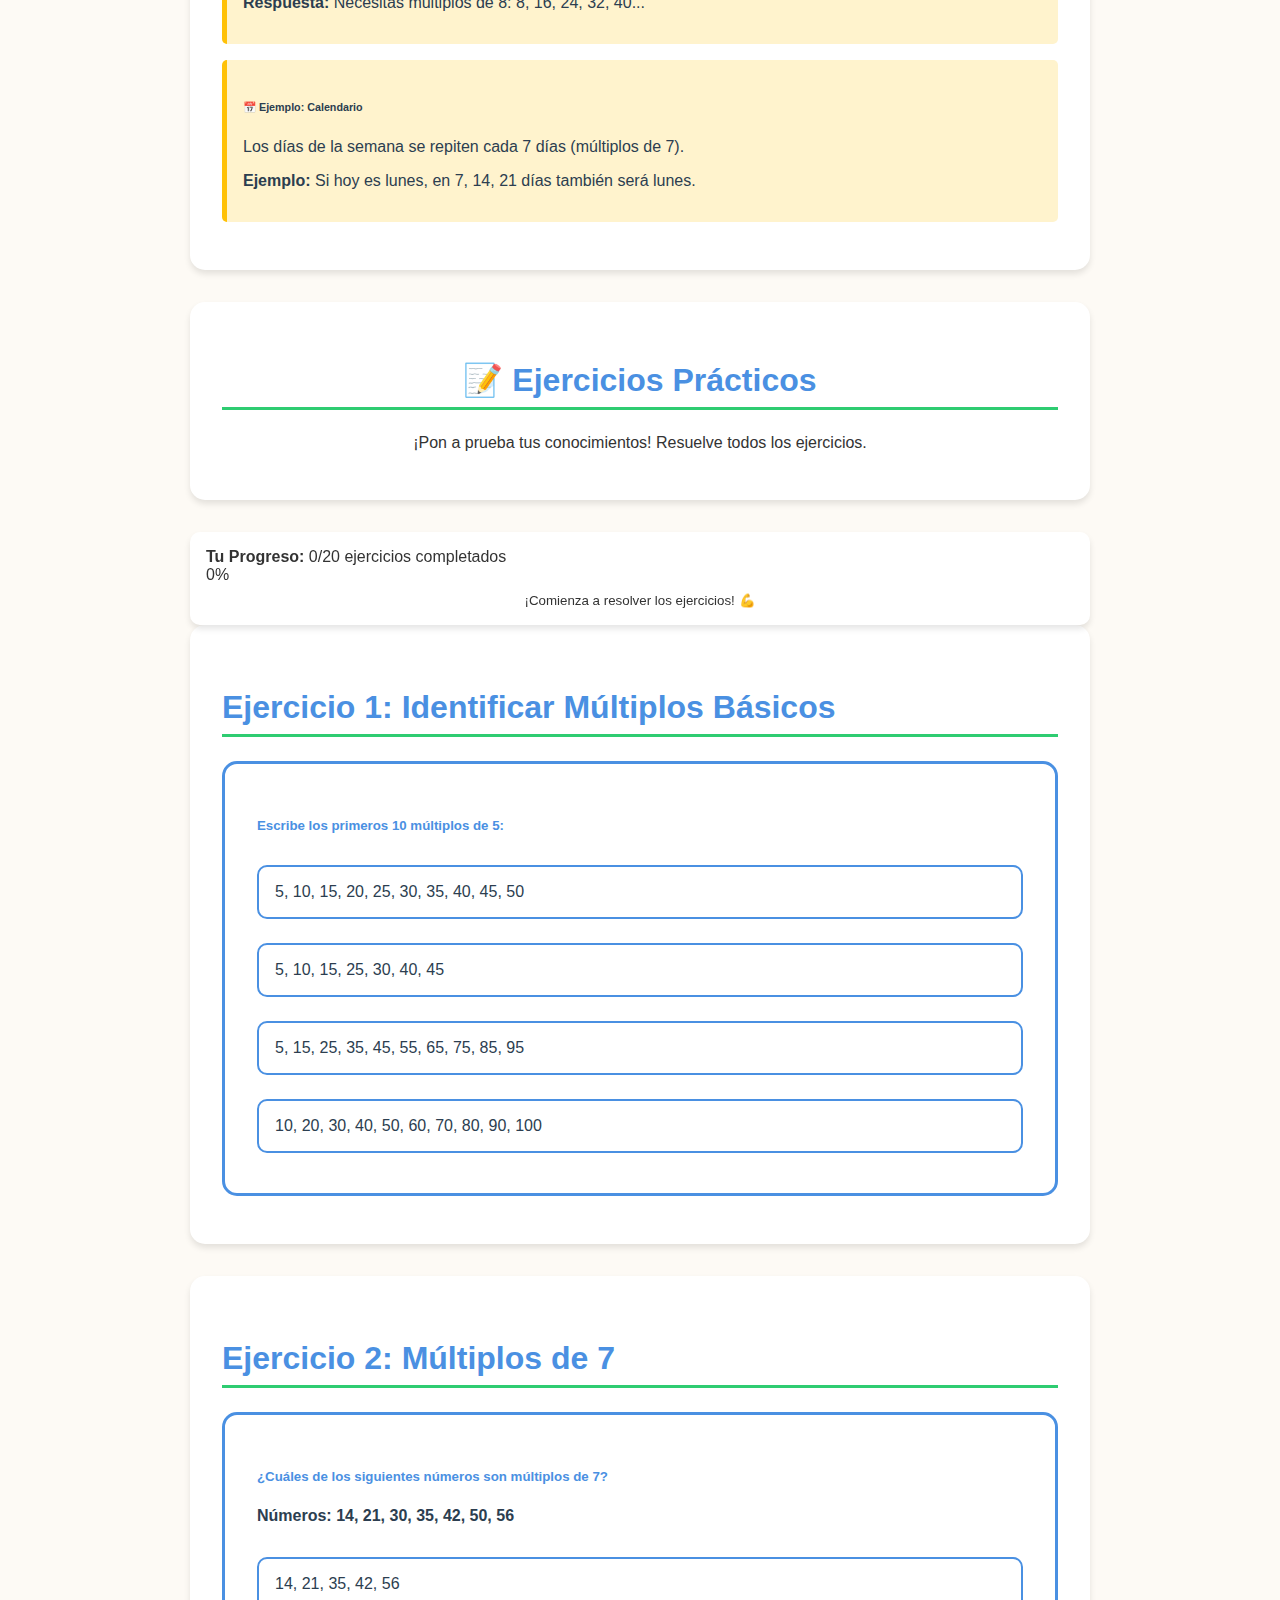
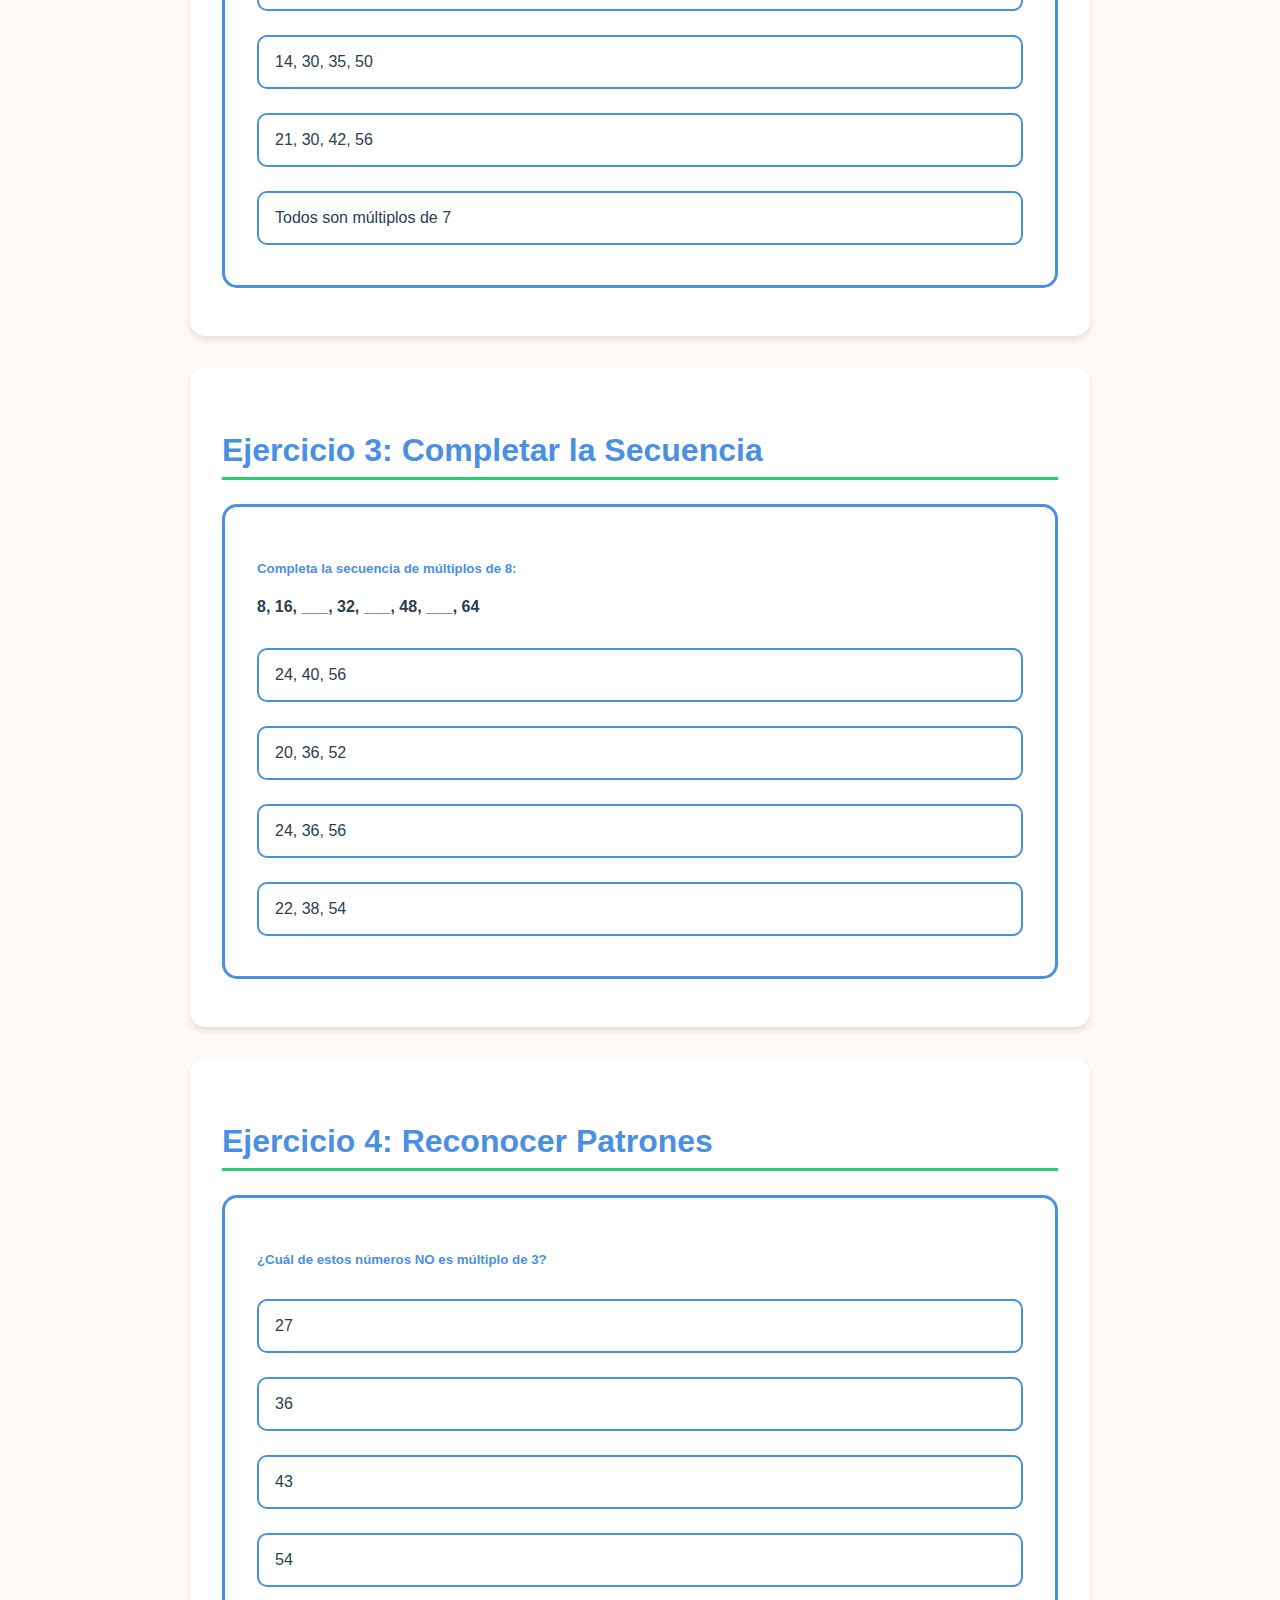
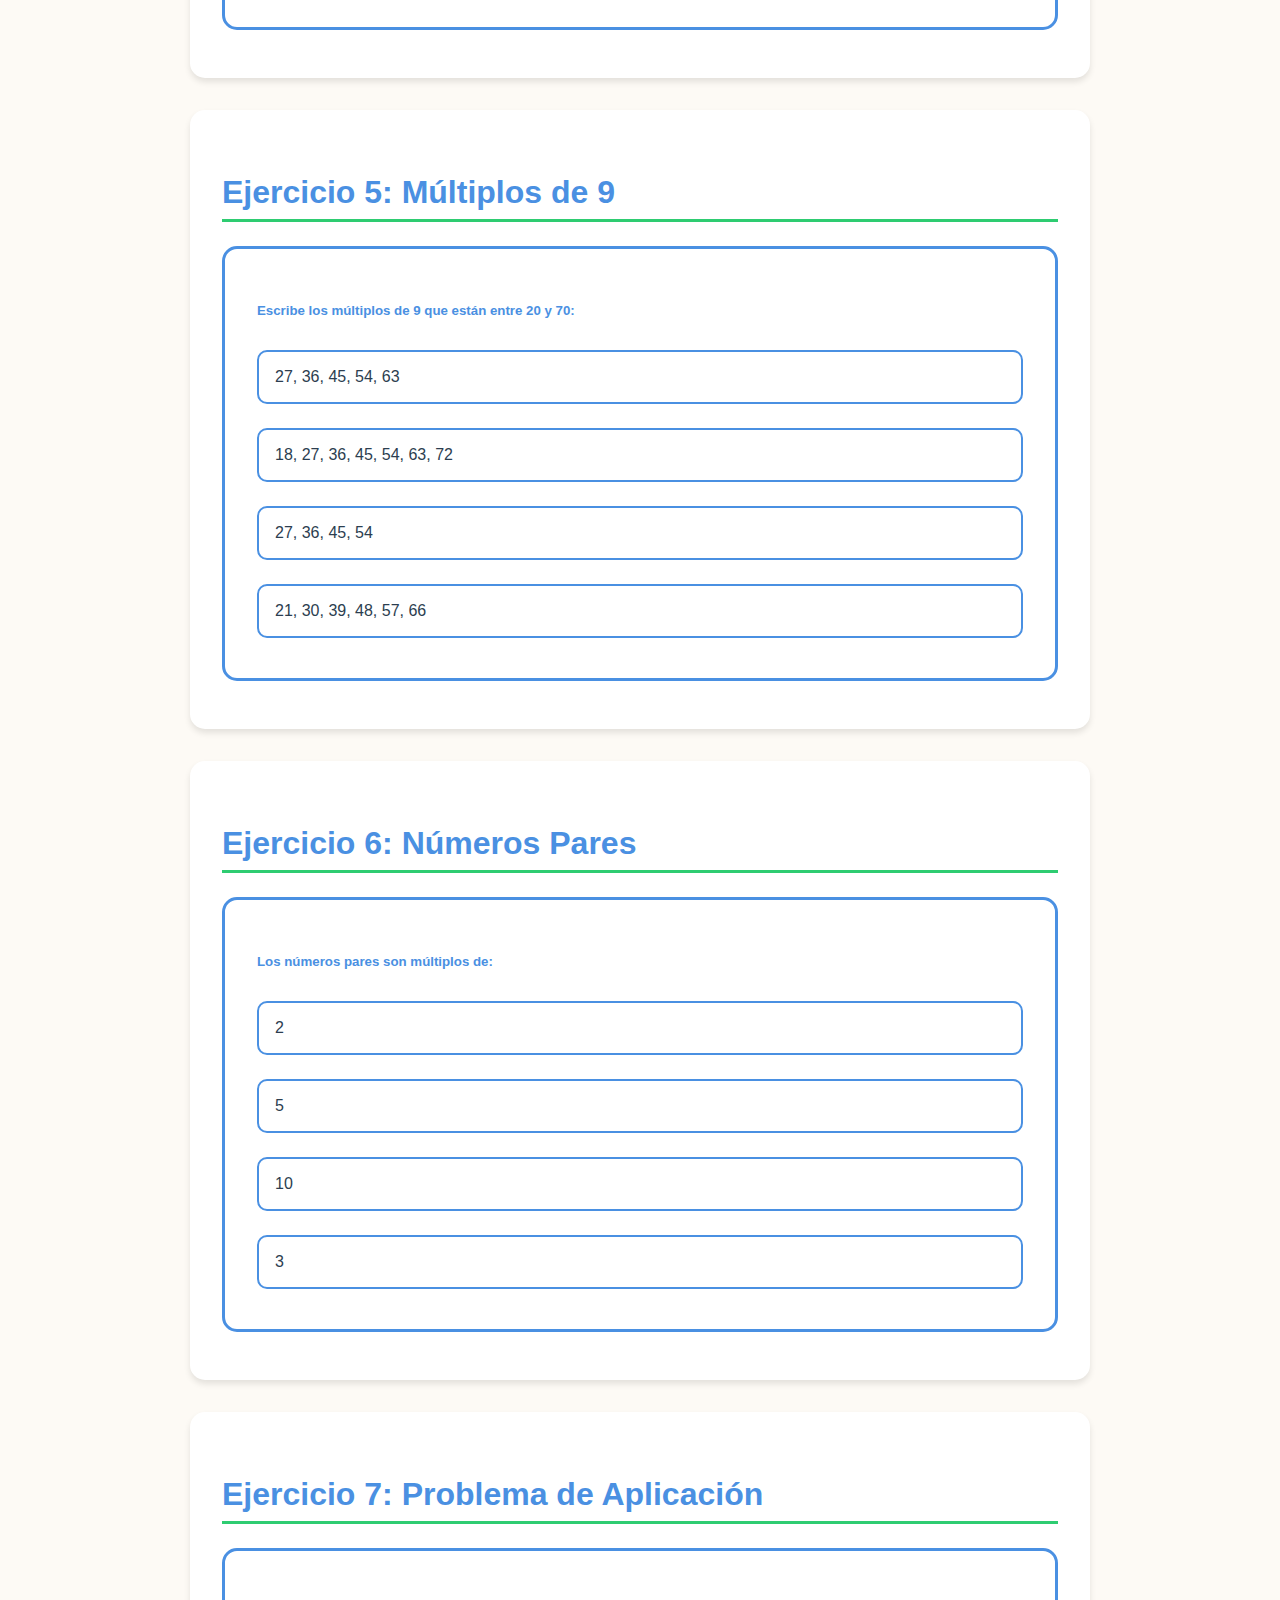
<file: pages/multiplos.html>
<!DOCTYPE html>
<html lang="es">
  <head>
    <meta charset="UTF-8" />
    <meta name="viewport" content="width=device-width, initial-scale=1.0" />
    <title>Múltiplos de un número - Matemáticas Educativas</title>
    <link rel="stylesheet" href="../css/styles-template.css" />
    <link rel="stylesheet" href="../css/multiplos-styles.css" />
    <link
      href="https://cdn.jsdelivr.net/npm/bootstrap@5.3.0/dist/css/bootstrap.min.css"
      rel="stylesheet"
    />
    <link rel="icon" type="image/svg+xml" href="../images/icon-192x192.svg" />
  </head>
  <body>
    <!-- Header / Navbar -->
    <header class="header">
      <div class="container header-content">
        <h1 class="logo">📚 Matemáticas Educativas</h1>
        <nav class="nav">
          <a href="../index.html" class="back-btn">🏠 Dashboard</a>
          <div class="dropdown">
            <button class="dropbtn">Subtemas ▼</button>
            <div class="dropdown-content">
              <a href="#introduccion">Introducción</a>
              <a href="#concepto">¿Qué son los Múltiplos?</a>
              <a href="#como-encontrar">Cómo Encontrar Múltiplos</a>
              <a href="#tabla-multiplicar">Relación con Tablas</a>
              <a href="#representacion">Representación Visual</a>
              <a href="#patrones">Patrones de Múltiplos</a>
              <a href="#propiedades">Propiedades</a>
              <a href="#diferencia">Múltiplos vs Divisores</a>
              <a href="#aplicaciones">Aplicaciones</a>
              <a href="#ejercicios">Ejercicios Prácticos</a>
            </div>
          </div>
        </nav>
      </div>
    </header>

    <!-- Main Content -->
    <main class="main">
      <div class="container py-5">
        <!-- Introducción -->
        <section id="introduccion" class="mb-5">
          <div class="custom-card">
            <div class="text-center emoji-large">🔢</div>
            <h2 class="section-title text-center">Múltiplos de un Número</h2>
            <div class="definition-highlight">
              <p class="mb-0">
                ¡Bienvenido al fascinante mundo de los múltiplos! Los múltiplos
                son uno de los conceptos más importantes en matemáticas y están
                presentes en nuestra vida diaria: cuando contamos dinero, cuando
                organizamos objetos en grupos, cuando calculamos tiempo, y mucho
                más. En esta lección aprenderás todo sobre ellos. 🎯
              </p>
            </div>
          </div>
        </section>

        <!-- ¿Qué son los Múltiplos? -->
        <section id="concepto" class="mb-5">
          <div class="custom-card">
            <h2 class="section-title">📖 ¿Qué son los Múltiplos?</h2>

            <div class="concept-box">
              <h4 class="text-white">💡 Definición</h4>
              <p class="mb-0 text-white">
                Un <strong>múltiplo de un número</strong> es el resultado que
                obtenemos cuando multiplicamos ese número por cualquier número
                entero positivo (1, 2, 3, 4, 5, 6...).
              </p>
            </div>

            <div class="row mt-4">
              <div class="col-md-6">
                <div class="tip-box">
                  <strong>🤔 Piénsalo de esta manera:</strong><br />
                  Imagina que tienes cajas con 3 manzanas cada una. Si tienes 1
                  caja, tienes 3 manzanas. Si tienes 2 cajas, tienes 6 manzanas.
                  Si tienes 3 cajas, tienes 9 manzanas.<br />
                  Entonces: 3, 6, 9... ¡son múltiplos de 3!
                </div>
              </div>
              <div class="col-md-6">
                <div class="tip-box">
                  <strong>⭐ Importante saber:</strong><br />
                  • Todo número tiene infinitos múltiplos<br />
                  • El primer múltiplo de un número es él mismo<br />
                  • Los múltiplos siempre son mayores o iguales al número
                  original
                </div>
              </div>
            </div>

            <div class="mt-4">
              <h5>Ejemplos básicos de múltiplos:</h5>
              <div class="row">
                <div class="col-md-3">
                  <div class="calculation-step">
                    <strong>Múltiplos de 2:</strong><br />
                    2, 4, 6, 8, 10, 12, 14, 16, 18, 20...
                  </div>
                </div>
                <div class="col-md-3">
                  <div class="calculation-step">
                    <strong>Múltiplos de 5:</strong><br />
                    5, 10, 15, 20, 25, 30, 35, 40, 45, 50...
                  </div>
                </div>
                <div class="col-md-3">
                  <div class="calculation-step">
                    <strong>Múltiplos de 10:</strong><br />
                    10, 20, 30, 40, 50, 60, 70, 80, 90, 100...
                  </div>
                </div>
                <div class="col-md-3">
                  <div class="calculation-step">
                    <strong>Múltiplos de 7:</strong><br />
                    7, 14, 21, 28, 35, 42, 49, 56, 63, 70...
                  </div>
                </div>
              </div>
            </div>
          </div>
        </section>

        <!-- Cómo encontrar múltiplos -->
        <section id="como-encontrar" class="mb-5">
          <div class="custom-card">
            <h2 class="section-title">
              🔍 ¿Cómo Encontrar los Múltiplos de un Número?
            </h2>

            <div class="concept-box">
              <h5 class="text-white">📝 Método paso a paso:</h5>
            </div>

            <div class="timeline-item">
              <h5>
                <span class="badge bg-primary badge-custom">Paso 1</span> Elige
                el número base
              </h5>
              <p>
                Decide de qué número quieres encontrar los múltiplos. Por
                ejemplo: <strong>6</strong>
              </p>
            </div>

            <div class="timeline-item">
              <h5>
                <span class="badge bg-primary badge-custom">Paso 2</span>
                Multiplica por números consecutivos
              </h5>
              <p>
                Multiplica tu número base por 1, 2, 3, 4, 5, 6, 7, 8, 9, 10... y
                así sucesivamente.
              </p>
            </div>

            <div class="timeline-item">
              <h5>
                <span class="badge bg-primary badge-custom">Paso 3</span>
                Escribe todos los resultados
              </h5>
              <p>
                Cada resultado que obtengas será un múltiplo del número que
                elegiste.
              </p>
            </div>

            <div class="example-box mt-4">
              <h5 class="text-white">🎯 Ejemplo completo: Múltiplos de 6</h5>
              <div class="row mt-3">
                <div class="col-md-6">
                  <div class="calculation-step bg-white">
                    6 × 1 = <strong>6</strong> ✔️
                  </div>
                  <div class="calculation-step bg-white">
                    6 × 2 = <strong>12</strong> ✔️
                  </div>
                  <div class="calculation-step bg-white">
                    6 × 3 = <strong>18</strong> ✔️
                  </div>
                  <div class="calculation-step bg-white">
                    6 × 4 = <strong>24</strong> ✔️
                  </div>
                  <div class="calculation-step bg-white">
                    6 × 5 = <strong>30</strong> ✔️
                  </div>
                </div>
                <div class="col-md-6">
                  <div class="calculation-step bg-white">
                    6 × 6 = <strong>36</strong> ✔️
                  </div>
                  <div class="calculation-step bg-white">
                    6 × 7 = <strong>42</strong> ✔️
                  </div>
                  <div class="calculation-step bg-white">
                    6 × 8 = <strong>48</strong> ✔️
                  </div>
                  <div class="calculation-step bg-white">
                    6 × 9 = <strong>54</strong> ✔️
                  </div>
                  <div class="calculation-step bg-white">
                    6 × 10 = <strong>60</strong> ✔️
                  </div>
                </div>
              </div>
              <p class="mt-3 mb-0 text-white">
                <strong>Resultado:</strong> Los primeros 10 múltiplos de 6 son:
                6, 12, 18, 24, 30, 36, 42, 48, 54, 60
              </p>
            </div>

            <div class="row mt-4">
              <div class="col-md-6">
                <div class="example-box">
                  <h6 class="text-white">Múltiplos de 8 hasta 80:</h6>
                  <div class="calculation-step bg-white">
                    8, 16, 24, 32, 40, 48, 56, 64, 72, 80
                  </div>
                </div>
              </div>
              <div class="col-md-6">
                <div class="example-box">
                  <h6 class="text-white">Múltiplos de 9 hasta 90:</h6>
                  <div class="calculation-step bg-white">
                    9, 18, 27, 36, 45, 54, 63, 72, 81, 90
                  </div>
                </div>
              </div>
            </div>
          </div>
        </section>

        <!-- Relación con Tablas de Multiplicar -->
        <section id="tabla-multiplicar" class="mb-5">
          <div class="custom-card">
            <h2 class="section-title">
              ✖️ Relación con las Tablas de Multiplicar
            </h2>

            <div class="concept-box">
              <p class="text-white mb-0">
                <strong>¡Dato importante!</strong> Los múltiplos de un número
                son exactamente los resultados de su tabla de multiplicar. Si
                conoces bien tus tablas, ¡ya sabes encontrar múltiplos!
              </p>
            </div>

            <div class="row mt-4">
              <div class="col-md-6">
                <div class="example-box">
                  <h5 class="text-white text-center">Tabla del 4</h5>
                  <table class="interactive-table mt-3">
                    <thead>
                      <tr>
                        <th>Operación</th>
                        <th>Resultado</th>
                      </tr>
                    </thead>
                    <tbody>
                      <tr>
                        <td>4 × 1</td>
                        <td><strong>4</strong></td>
                      </tr>
                      <tr>
                        <td>4 × 2</td>
                        <td><strong>8</strong></td>
                      </tr>
                      <tr>
                        <td>4 × 3</td>
                        <td><strong>12</strong></td>
                      </tr>
                      <tr>
                        <td>4 × 4</td>
                        <td><strong>16</strong></td>
                      </tr>
                      <tr>
                        <td>4 × 5</td>
                        <td><strong>20</strong></td>
                      </tr>
                      <tr>
                        <td>4 × 6</td>
                        <td><strong>24</strong></td>
                      </tr>
                      <tr>
                        <td>4 × 7</td>
                        <td><strong>28</strong></td>
                      </tr>
                      <tr>
                        <td>4 × 8</td>
                        <td><strong>32</strong></td>
                      </tr>
                      <tr>
                        <td>4 × 9</td>
                        <td><strong>36</strong></td>
                      </tr>
                      <tr>
                        <td>4 × 10</td>
                        <td><strong>40</strong></td>
                      </tr>
                    </tbody>
                  </table>
                </div>
              </div>

              <div class="col-md-6">
                <div class="example-box">
                  <h5 class="text-white text-center">Tabla del 7</h5>
                  <table class="interactive-table mt-3">
                    <thead>
                      <tr>
                        <th>Operación</th>
                        <th>Resultado</th>
                      </tr>
                    </thead>
                    <tbody>
                      <tr>
                        <td>7 × 1</td>
                        <td><strong>7</strong></td>
                      </tr>
                      <tr>
                        <td>7 × 2</td>
                        <td><strong>14</strong></td>
                      </tr>
                      <tr>
                        <td>7 × 3</td>
                        <td><strong>21</strong></td>
                      </tr>
                      <tr>
                        <td>7 × 4</td>
                        <td><strong>28</strong></td>
                      </tr>
                      <tr>
                        <td>7 × 5</td>
                        <td><strong>35</strong></td>
                      </tr>
                      <tr>
                        <td>7 × 6</td>
                        <td><strong>42</strong></td>
                      </tr>
                      <tr>
                        <td>7 × 7</td>
                        <td><strong>49</strong></td>
                      </tr>
                      <tr>
                        <td>7 × 8</td>
                        <td><strong>56</strong></td>
                      </tr>
                      <tr>
                        <td>7 × 9</td>
                        <td><strong>63</strong></td>
                      </tr>
                      <tr>
                        <td>7 × 10</td>
                        <td><strong>70</strong></td>
                      </tr>
                    </tbody>
                  </table>
                </div>
              </div>
            </div>
          </div>
        </section>

        <!-- Representación Visual -->
        <section id="representacion" class="mb-5">
          <div class="custom-card">
            <h2 class="section-title">🎨 Representación Visual de Múltiplos</h2>

            <p class="lead">
              Observa cómo se distribuyen los múltiplos en una cuadrícula
              numérica del 1 al 100:
            </p>

            <div class="row mt-4">
              <div class="col-md-6">
                <h5 class="text-center">Múltiplos de 3 (del 1 al 50)</h5>
                <div class="visual-grid">
                  <div class="grid-item">1</div>
                  <div class="grid-item">2</div>
                  <div class="grid-item highlight">3</div>
                  <div class="grid-item">4</div>
                  <div class="grid-item">5</div>
                  <div class="grid-item highlight">6</div>
                  <div class="grid-item">7</div>
                  <div class="grid-item">8</div>
                  <div class="grid-item highlight">9</div>
                  <div class="grid-item">10</div>
                  <div class="grid-item">11</div>
                  <div class="grid-item highlight">12</div>
                  <div class="grid-item">13</div>
                  <div class="grid-item">14</div>
                  <div class="grid-item highlight">15</div>
                  <div class="grid-item">16</div>
                  <div class="grid-item">17</div>
                  <div class="grid-item highlight">18</div>
                  <div class="grid-item">19</div>
                  <div class="grid-item">20</div>
                  <div class="grid-item highlight">21</div>
                  <div class="grid-item">22</div>
                  <div class="grid-item">23</div>
                  <div class="grid-item highlight">24</div>
                  <div class="grid-item">25</div>
                  <div class="grid-item">26</div>
                  <div class="grid-item highlight">27</div>
                  <div class="grid-item">28</div>
                  <div class="grid-item">29</div>
                  <div class="grid-item highlight">30</div>
                  <div class="grid-item">31</div>
                  <div class="grid-item">32</div>
                  <div class="grid-item highlight">33</div>
                  <div class="grid-item">34</div>
                  <div class="grid-item">35</div>
                  <div class="grid-item highlight">36</div>
                  <div class="grid-item">37</div>
                  <div class="grid-item">38</div>
                  <div class="grid-item highlight">39</div>
                  <div class="grid-item">40</div>
                  <div class="grid-item">41</div>
                  <div class="grid-item highlight">42</div>
                  <div class="grid-item">43</div>
                  <div class="grid-item">44</div>
                  <div class="grid-item highlight">45</div>
                  <div class="grid-item">46</div>
                  <div class="grid-item">47</div>
                  <div class="grid-item highlight">48</div>
                  <div class="grid-item">49</div>
                  <div class="grid-item">50</div>
                </div>
              </div>

              <div class="col-md-6">
                <h5 class="text-center">Múltiplos de 4 (del 1 al 50)</h5>
                <div class="visual-grid">
                  <div class="grid-item">1</div>
                  <div class="grid-item">2</div>
                  <div class="grid-item">3</div>
                  <div class="grid-item highlight-alt">4</div>
                  <div class="grid-item">5</div>
                  <div class="grid-item">6</div>
                  <div class="grid-item">7</div>
                  <div class="grid-item highlight-alt">8</div>
                  <div class="grid-item">9</div>
                  <div class="grid-item">10</div>
                  <div class="grid-item">11</div>
                  <div class="grid-item highlight-alt">12</div>
                  <div class="grid-item">13</div>
                  <div class="grid-item">14</div>
                  <div class="grid-item">15</div>
                  <div class="grid-item highlight-alt">16</div>
                  <div class="grid-item">17</div>
                  <div class="grid-item">18</div>
                  <div class="grid-item">19</div>
                  <div class="grid-item highlight-alt">20</div>
                  <div class="grid-item">21</div>
                  <div class="grid-item">22</div>
                  <div class="grid-item">23</div>
                  <div class="grid-item highlight-alt">24</div>
                  <div class="grid-item">25</div>
                  <div class="grid-item">26</div>
                  <div class="grid-item">27</div>
                  <div class="grid-item highlight-alt">28</div>
                  <div class="grid-item">29</div>
                  <div class="grid-item">30</div>
                  <div class="grid-item">31</div>
                  <div class="grid-item highlight-alt">32</div>
                  <div class="grid-item">33</div>
                  <div class="grid-item">34</div>
                  <div class="grid-item">35</div>
                  <div class="grid-item highlight-alt">36</div>
                  <div class="grid-item">37</div>
                  <div class="grid-item">38</div>
                  <div class="grid-item">39</div>
                  <div class="grid-item highlight-alt">40</div>
                  <div class="grid-item">41</div>
                  <div class="grid-item">42</div>
                  <div class="grid-item">43</div>
                  <div class="grid-item highlight-alt">44</div>
                  <div class="grid-item">45</div>
                  <div class="grid-item">46</div>
                  <div class="grid-item">47</div>
                  <div class="grid-item highlight-alt">48</div>
                  <div class="grid-item">49</div>
                  <div class="grid-item">50</div>
                </div>
              </div>
            </div>

            <div class="tip-box mt-4">
              <strong>👀 ¿Notaste el patrón?</strong> Los múltiplos aparecen a
              intervalos regulares. Los de 3 cada 3 números, los de 4 cada 4
              números. ¡Esto nos ayuda a identificarlos rápidamente!
            </div>
          </div>
        </section>

        <!-- Patrones de Múltiplos -->
        <section id="patrones" class="mb-5">
          <div class="custom-card">
            <h2 class="section-title">
              🔮 Patrones Especiales en los Múltiplos
            </h2>

            <div class="row g-4">
              <div class="col-md-6">
                <div class="concept-box">
                  <h5 class="text-white">🔢 Múltiplos de 2 (números pares)</h5>
                  <p class="text-white">
                    Todos los múltiplos de 2 terminan en: 0, 2, 4, 6 u 8
                  </p>
                  <div class="calculation-step bg-white">
                    Ejemplos: 2, 4, 6, 8, 10, 12, 14, 16, 18, 20, 22, 24...
                  </div>
                </div>
              </div>

              <div class="col-md-6">
                <div class="example-box">
                  <h5 class="text-white">5️⃣ Múltiplos de 5</h5>
                  <p class="text-white">
                    Todos los múltiplos de 5 terminan en: 0 o 5
                  </p>
                  <div class="calculation-step bg-white">
                    Ejemplos: 5, 10, 15, 20, 25, 30, 35, 40, 45, 50, 55, 60...
                  </div>
                </div>
              </div>

              <div class="col-md-6">
                <div class="mcm-box">
                  <h5 class="text-white">🔟 Múltiplos de 10</h5>
                  <p class="text-white">
                    Todos los múltiplos de 10 terminan en: 0
                  </p>
                  <div class="calculation-step bg-white">
                    Ejemplos: 10, 20, 30, 40, 50, 60, 70, 80, 90, 100, 110,
                    120...
                  </div>
                </div>
              </div>

              <div class="col-md-6">
                <div class="concept-box">
                  <h5 class="text-white">3️⃣ Múltiplos de 3</h5>
                  <p class="text-white">
                    La suma de sus dígitos es múltiplo de 3
                  </p>
                  <div class="calculation-step bg-white">
                    Ejemplo: 27 → 2+7=9 (9 es múltiplo de 3) ✓<br />
                    Ejemplo: 123 → 1+2+3=6 (6 es múltiplo de 3) ✓
                  </div>
                </div>
              </div>

              <div class="col-md-6">
                <div class="example-box">
                  <h5 class="text-white">9️⃣ Múltiplos de 9</h5>
                  <p class="text-white">
                    La suma de sus dígitos es múltiplo de 9
                  </p>
                  <div class="calculation-step bg-white">
                    Ejemplo: 36 → 3+6=9 ✓<br />
                    Ejemplo: 108 → 1+0+8=9 ✓<br />
                    Ejemplo: 234 → 2+3+4=9 ✓
                  </div>
                </div>
              </div>

              <div class="col-md-6">
                <div class="mcm-box">
                  <h5 class="text-white">6️⃣ Múltiplos de 6</h5>
                  <p class="text-white">
                    Son pares Y la suma de dígitos es múltiplo de 3
                  </p>
                  <div class="calculation-step bg-white">
                    Ejemplo: 24 → par ✓ y 2+4=6 (múltiplo de 3) ✓<br />
                    Ejemplo: 42 → par ✓ y 4+2=6 (múltiplo de 3) ✓
                  </div>
                </div>
              </div>
            </div>
          </div>
        </section>

        <!-- Propiedades -->
        <section id="propiedades" class="mb-5">
          <div class="custom-card">
            <h2 class="section-title">
              ✨ Propiedades Importantes de los Múltiplos
            </h2>

            <div class="row g-3">
              <div class="col-md-6">
                <div class="property-card">
                  <h5 class="text-white">
                    1️⃣ Todo número es múltiplo de sí mismo
                  </h5>
                  <p class="mb-0 text-white">
                    <strong>Ejemplo:</strong> 8 es múltiplo de 8 porque 8 × 1 =
                    8
                  </p>
                </div>
              </div>

              <div class="col-md-6">
                <div class="property-card">
                  <h5 class="text-white">2️⃣ Todo número es múltiplo de 1</h5>
                  <p class="mb-0 text-white">
                    <strong>Ejemplo:</strong> Cualquier número × 1 = ese número
                  </p>
                </div>
              </div>

              <div class="col-md-6">
                <div class="property-card">
                  <h5 class="text-white">
                    3️⃣ El cero es múltiplo de todos los números
                  </h5>
                  <p class="mb-0 text-white">
                    <strong>Ejemplo:</strong> Cualquier número × 0 = 0
                  </p>
                </div>
              </div>

              <div class="col-md-6">
                <div class="property-card">
                  <h5 class="text-white">4️⃣ Los múltiplos son infinitos</h5>
                  <p class="mb-0 text-white">
                    Siempre puedes multiplicar por un número más grande
                  </p>
                </div>
              </div>

              <div class="col-md-6">
                <div class="property-card">
                  <h5 class="text-white">5️⃣ Suma de múltiplos</h5>
                  <p class="mb-0 text-white">
                    La suma de dos múltiplos de un número es también múltiplo<br />
                    <strong>Ejemplo:</strong> 6+12=18 (todos son múltiplos de 3)
                  </p>
                </div>
              </div>

              <div class="col-md-6">
                <div class="property-card">
                  <h5 class="text-white">6️⃣ Resta de múltiplos</h5>
                  <p class="mb-0 text-white">
                    La resta de dos múltiplos de un número es también
                    múltiplo<br />
                    <strong>Ejemplo:</strong> 20-10=10 (todos son múltiplos de
                    5)
                  </p>
                </div>
              </div>
            </div>
          </div>
        </section>

        <!-- Diferencia entre Múltiplos y Divisores -->
        <section id="diferencia" class="mb-5">
          <div class="custom-card">
            <h2 class="section-title">⚖️ Múltiplos vs Divisores</h2>

            <div class="row">
              <div class="col-md-6">
                <div class="concept-box">
                  <h4 class="text-white">🔼 Múltiplos</h4>
                  <p class="text-white">Son números MAYORES o iguales</p>
                  <p class="text-white">
                    <strong>Se obtienen multiplicando</strong>
                  </p>
                  <div class="calculation-step bg-white">
                    Múltiplos de 4:<br />
                    4, 8, 12, 16, 20, 24, 28, 32...
                  </div>
                  <p class="text-white mt-3">📈 Van hacia arriba (crecen)</p>
                  <p class="text-white">♾️ Son infinitos</p>
                </div>
              </div>

              <div class="col-md-6">
                <div class="example-box">
                  <h4 class="text-white">🔽 Divisores</h4>
                  <p class="text-white">Son números MENORES o iguales</p>
                  <p class="text-white">
                    <strong>Se obtienen dividiendo</strong>
                  </p>
                  <div class="calculation-step bg-white">
                    Divisores de 12:<br />
                    1, 2, 3, 4, 6, 12
                  </div>
                  <p class="text-white mt-3">📉 Van hacia abajo (decrecen)</p>
                  <p class="text-white">🔢 Son limitados (finitos)</p>
                </div>
              </div>
            </div>

            <div class="tip-box mt-4">
              <strong>💡 Recuerda:</strong> Los múltiplos son como "hijos" del
              número (van hacia arriba), mientras que los divisores son como
              "padres" del número (van hacia abajo).
            </div>
          </div>
        </section>

        <!-- Aplicaciones en la Vida Real -->
        <section id="aplicaciones" class="mb-5">
          <div class="custom-card">
            <h2 class="section-title">🌍 Múltiplos en la Vida Real</h2>

            <div class="row g-4">
              <div class="col-md-4">
                <div class="concept-box text-center">
                  <div class="emoji-large">🛒</div>
                  <h5 class="text-white">En el Supermercado</h5>
                  <p class="text-white">
                    Los productos vienen en paquetes. Si compras 3 paquetes de 6
                    galletas, tienes 18 galletas (múltiplo de 6).
                  </p>
                </div>
              </div>

              <div class="col-md-4">
                <div class="example-box text-center">
                  <div class="emoji-large">🎵</div>
                  <h5 class="text-white">Música y Ritmo</h5>
                  <p class="text-white">
                    En música, los compases se repiten en múltiplos de tiempos
                    (4/4, 3/4, etc.).
                  </p>
                </div>
              </div>

              <div class="col-md-4">
                <div class="mcm-box text-center">
                  <div class="emoji-large">⏰</div>
                  <h5 class="text-white">Horarios</h5>
                  <p class="text-white">
                    Los relojes marcan los minutos en múltiplos de 5 (5, 10, 15,
                    20...).
                  </p>
                </div>
              </div>

              <div class="col-md-6">
                <div class="tip-box">
                  <h6>🚌 Ejemplo: Autobuses</h6>
                  <p>
                    Un autobús pasa cada 15 minutos. ¿En qué minutos pasará?
                  </p>
                  <p class="mb-0">
                    <strong>Respuesta:</strong> En los minutos 15, 30, 45, 60
                    (múltiplos de 15)
                  </p>
                </div>
              </div>

              <div class="col-md-6">
                <div class="tip-box">
                  <h6>💰 Ejemplo: Dinero</h6>
                  <p>
                    Si ahorras $20 cada semana, ¿cuánto tendrás después de
                    varias semanas?
                  </p>
                  <p class="mb-0">
                    <strong>Respuesta:</strong> Tendrás múltiplos de 20: $20,
                    $40, $60, $80...
                  </p>
                </div>
              </div>

              <div class="col-md-6">
                <div class="tip-box">
                  <h6>🎂 Ejemplo: Fiestas</h6>
                  <p>
                    Si pones 8 sillas en cada mesa, ¿cuántas sillas necesitas
                    para varias mesas?
                  </p>
                  <p class="mb-0">
                    <strong>Respuesta:</strong> Necesitas múltiplos de 8: 8, 16,
                    24, 32, 40...
                  </p>
                </div>
              </div>

              <div class="col-md-6">
                <div class="tip-box">
                  <h6>📅 Ejemplo: Calendario</h6>
                  <p>
                    Los días de la semana se repiten cada 7 días (múltiplos de
                    7).
                  </p>
                  <p class="mb-0">
                    <strong>Ejemplo:</strong> Si hoy es lunes, en 7, 14, 21 días
                    también será lunes.
                  </p>
                </div>
              </div>
            </div>
          </div>
        </section>

        <!-- SECCIÓN DE EJERCICIOS -->
        <section id="ejercicios" class="mb-5">
          <div class="custom-card">
            <h2 class="section-title text-center">📝 Ejercicios Prácticos</h2>
            <p class="text-center lead">
              ¡Pon a prueba tus conocimientos! Resuelve todos los ejercicios.
            </p>
          </div>
        </section>

        <!-- Ejercicio 1 -->
        <section class="mb-5">
          <div class="custom-card">
            <h3 class="section-title">
              Ejercicio 1: Identificar Múltiplos Básicos
            </h3>
            <div class="exercise-card">
              <div class="exercise-question">
                <h5>Escribe los primeros 10 múltiplos de 5:</h5>
              </div>
              <div class="options">
                <button class="option-btn">
                  5, 10, 15, 20, 25, 30, 35, 40, 45, 50
                </button>
                <button class="option-btn">5, 10, 15, 25, 30, 40, 45</button>
                <button class="option-btn">
                  5, 15, 25, 35, 45, 55, 65, 75, 85, 95
                </button>
                <button class="option-btn">
                  10, 20, 30, 40, 50, 60, 70, 80, 90, 100
                </button>
              </div>
            </div>
          </div>
        </section>

        <!-- Ejercicio 2 -->
        <section class="mb-5">
          <div class="custom-card">
            <h3 class="section-title">Ejercicio 2: Múltiplos de 7</h3>
            <div class="exercise-card">
              <div class="exercise-question">
                <h5>¿Cuáles de los siguientes números son múltiplos de 7?</h5>
                <p class="text-muted">Números: 14, 21, 30, 35, 42, 50, 56</p>
              </div>
              <div class="options">
                <button class="option-btn">14, 21, 35, 42, 56</button>
                <button class="option-btn">14, 30, 35, 50</button>
                <button class="option-btn">21, 30, 42, 56</button>
                <button class="option-btn">Todos son múltiplos de 7</button>
              </div>
            </div>
          </div>
        </section>

        <!-- Ejercicio 3 -->
        <section class="mb-5">
          <div class="custom-card">
            <h3 class="section-title">Ejercicio 3: Completar la Secuencia</h3>
            <div class="exercise-card">
              <div class="exercise-question">
                <h5>Completa la secuencia de múltiplos de 8:</h5>
                <p class="lead">8, 16, ___, 32, ___, 48, ___, 64</p>
              </div>
              <div class="options">
                <button class="option-btn">24, 40, 56</button>
                <button class="option-btn">20, 36, 52</button>
                <button class="option-btn">24, 36, 56</button>
                <button class="option-btn">22, 38, 54</button>
              </div>
            </div>
          </div>
        </section>

        <!-- Ejercicio 4 -->
        <section class="mb-5">
          <div class="custom-card">
            <h3 class="section-title">Ejercicio 4: Reconocer Patrones</h3>
            <div class="exercise-card">
              <div class="exercise-question">
                <h5>¿Cuál de estos números NO es múltiplo de 3?</h5>
              </div>
              <div class="options">
                <button class="option-btn">27</button>
                <button class="option-btn">36</button>
                <button class="option-btn">43</button>
                <button class="option-btn">54</button>
              </div>
            </div>
          </div>
        </section>

        <!-- Ejercicio 5 -->
        <section class="mb-5">
          <div class="custom-card">
            <h3 class="section-title">Ejercicio 5: Múltiplos de 9</h3>
            <div class="exercise-card">
              <div class="exercise-question">
                <h5>Escribe los múltiplos de 9 que están entre 20 y 70:</h5>
              </div>
              <div class="options">
                <button class="option-btn">27, 36, 45, 54, 63</button>
                <button class="option-btn">18, 27, 36, 45, 54, 63, 72</button>
                <button class="option-btn">27, 36, 45, 54</button>
                <button class="option-btn">21, 30, 39, 48, 57, 66</button>
              </div>
            </div>
          </div>
        </section>

        <!-- Ejercicio 6 -->
        <section class="mb-5">
          <div class="custom-card">
            <h3 class="section-title">Ejercicio 6: Números Pares</h3>
            <div class="exercise-card">
              <div class="exercise-question">
                <h5>Los números pares son múltiplos de:</h5>
              </div>
              <div class="options">
                <button class="option-btn">2</button>
                <button class="option-btn">5</button>
                <button class="option-btn">10</button>
                <button class="option-btn">3</button>
              </div>
            </div>
          </div>
        </section>

        <!-- Ejercicio 7 -->
        <section class="mb-5">
          <div class="custom-card">
            <h3 class="section-title">Ejercicio 7: Problema de Aplicación</h3>
            <div class="exercise-card">
              <div class="exercise-question">
                <h5>
                  María tiene cajas con 6 chocolates cada una. Si tiene 8 cajas,
                  ¿cuántos chocolates tiene en total?
                </h5>
              </div>
              <div class="options">
                <button class="option-btn">42 chocolates</button>
                <button class="option-btn">48 chocolates</button>
                <button class="option-btn">54 chocolates</button>
                <button class="option-btn">36 chocolates</button>
              </div>
            </div>
          </div>
        </section>

        <!-- Ejercicio 8 -->
        <section class="mb-5">
          <div class="custom-card">
            <h3 class="section-title">Ejercicio 8: Múltiplos de 10</h3>
            <div class="exercise-card">
              <div class="exercise-question">
                <h5>¿Cuál es el séptimo múltiplo de 10?</h5>
              </div>
              <div class="options">
                <button class="option-btn">60</button>
                <button class="option-btn">70</button>
                <button class="option-btn">80</button>
                <button class="option-btn">50</button>
              </div>
            </div>
          </div>
        </section>

        <!-- Ejercicio 9 -->
        <section class="mb-5">
          <div class="custom-card">
            <h3 class="section-title">
              Ejercicio 9: Identificar Múltiplos de 4
            </h3>
            <div class="exercise-card">
              <div class="exercise-question">
                <h5>¿Cuántos múltiplos de 4 hay entre 10 y 50?</h5>
              </div>
              <div class="options">
                <button class="option-btn">8 múltiplos</button>
                <button class="option-btn">10 múltiplos</button>
                <button class="option-btn">9 múltiplos</button>
                <button class="option-btn">11 múltiplos</button>
              </div>
            </div>
          </div>
        </section>

        <!-- Ejercicio 10 -->
        <section class="mb-5">
          <div class="custom-card">
            <h3 class="section-title">Ejercicio 10: Tabla de Multiplicar</h3>
            <div class="exercise-card">
              <div class="exercise-question">
                <h5>Si 12 es múltiplo de 3, ¿qué operación lo demuestra?</h5>
              </div>
              <div class="options">
                <button class="option-btn">3 × 4 = 12</button>
                <button class="option-btn">12 ÷ 3 = 4</button>
                <button class="option-btn">3 + 9 = 12</button>
                <button class="option-btn">12 - 3 = 9</button>
              </div>
            </div>
          </div>
        </section>

        <!-- Ejercicio 11 -->
        <section class="mb-5">
          <div class="custom-card">
            <h3 class="section-title">Ejercicio 11: Suma de Múltiplos</h3>
            <div class="exercise-card">
              <div class="exercise-question">
                <h5>Si sumas dos múltiplos de 5, ¿qué obtienes?</h5>
                <p class="text-muted">Ejemplo: 15 + 20 = ?</p>
              </div>
              <div class="options">
                <button class="option-btn">Otro múltiplo de 5</button>
                <button class="option-btn">Un número impar</button>
                <button class="option-btn">Un divisor de 5</button>
                <button class="option-btn">Siempre el número 35</button>
              </div>
            </div>
          </div>
        </section>

        <!-- Ejercicio 12 -->
        <section class="mb-5">
          <div class="custom-card">
            <h3 class="section-title">Ejercicio 12: Múltiplos de 6</h3>
            <div class="exercise-card">
              <div class="exercise-question">
                <h5>¿Cuál de estos números es múltiplo de 6?</h5>
              </div>
              <div class="options">
                <button class="option-btn">32</button>
                <button class="option-btn">42</button>
                <button class="option-btn">46</button>
                <button class="option-btn">52</button>
              </div>
            </div>
          </div>
        </section>

        <!-- Ejercicio 13 -->
        <section class="mb-5">
          <div class="custom-card">
            <h3 class="section-title">Ejercicio 13: Problema de Tiempo</h3>
            <div class="exercise-card">
              <div class="exercise-question">
                <h5>
                  Un reloj da campanadas cada 12 horas. ¿A qué horas dará
                  campanadas en un día?
                </h5>
                <p class="text-muted">(Considerando un día de 24 horas)</p>
              </div>
              <div class="options">
                <button class="option-btn">12:00 PM y 12:00 AM</button>
                <button class="option-btn">Solo a las 12:00 PM</button>
                <button class="option-btn">Cada hora</button>
                <button class="option-btn">6:00 AM y 6:00 PM</button>
              </div>
            </div>
          </div>
        </section>

        <!-- Ejercicio 14 -->
        <section class="mb-5">
          <div class="custom-card">
            <h3 class="section-title">Ejercicio 14: Múltiplos Grandes</h3>
            <div class="exercise-card">
              <div class="exercise-question">
                <h5>¿Cuál es el múltiplo de 7 más cercano a 100?</h5>
              </div>
              <div class="options">
                <button class="option-btn">91</button>
                <button class="option-btn">98</button>
                <button class="option-btn">105</button>
                <button class="option-btn">100</button>
              </div>
            </div>
          </div>
        </section>

        <!-- Ejercicio 15 -->
        <section class="mb-5">
          <div class="custom-card">
            <h3 class="section-title">Ejercicio 15: Patrón de Múltiplos</h3>
            <div class="exercise-card">
              <div class="exercise-question">
                <h5>¿Qué patrón siguen los múltiplos de 5?</h5>
              </div>
              <div class="options">
                <button class="option-btn">Terminan en 0 o 5</button>
                <button class="option-btn">Terminan en números pares</button>
                <button class="option-btn">Son todos números impares</button>
                <button class="option-btn">Terminan en 5 solamente</button>
              </div>
            </div>
          </div>
        </section>

        <!-- Ejercicio 16 -->
        <section class="mb-5">
          <div class="custom-card">
            <h3 class="section-title">Ejercicio 16: Problema de Dinero</h3>
            <div class="exercise-card">
              <div class="exercise-question">
                <h5>
                  Si ahorras $15 cada semana, ¿cuánto tendrás después de 6
                  semanas?
                </h5>
              </div>
              <div class="options">
                <button class="option-btn">$75</button>
                <button class="option-btn">$90</button>
                <button class="option-btn">$80</button>
                <button class="option-btn">$105</button>
              </div>
            </div>
          </div>
        </section>

        <!-- Ejercicio 17 -->
        <section class="mb-5">
          <div class="custom-card">
            <h3 class="section-title">Ejercicio 17: Múltiplos de 11</h3>
            <div class="exercise-card">
              <div class="exercise-question">
                <h5>Escribe los primeros 5 múltiplos de 11:</h5>
              </div>
              <div class="options">
                <button class="option-btn">11, 22, 33, 44, 55</button>
                <button class="option-btn">11, 21, 31, 41, 51</button>
                <button class="option-btn">10, 20, 30, 40, 50</button>
                <button class="option-btn">11, 23, 35, 47, 59</button>
              </div>
            </div>
          </div>
        </section>

        <!-- Ejercicio 18 -->
        <section class="mb-5">
          <div class="custom-card">
            <h3 class="section-title">Ejercicio 18: Comparación</h3>
            <div class="exercise-card">
              <div class="exercise-question">
                <h5>¿Cuál número es múltiplo tanto de 2 como de 3?</h5>
              </div>
              <div class="options">
                <button class="option-btn">18</button>
                <button class="option-btn">20</button>
                <button class="option-btn">15</button>
                <button class="option-btn">14</button>
              </div>
            </div>
          </div>
        </section>

        <!-- Ejercicio 19 -->
        <section class="mb-5">
          <div class="custom-card">
            <h3 class="section-title">Ejercicio 19: Problema de Frutas</h3>
            <div class="exercise-card">
              <div class="exercise-question">
                <h5>
                  En una tienda, las manzanas se venden en bolsas de 8. Si
                  compras 7 bolsas, ¿cuántas manzanas tienes?
                </h5>
              </div>
              <div class="options">
                <button class="option-btn">48 manzanas</button>
                <button class="option-btn">56 manzanas</button>
                <button class="option-btn">64 manzanas</button>
                <button class="option-btn">52 manzanas</button>
              </div>
            </div>
          </div>
        </section>

        <!-- Ejercicio 20 -->
        <section class="mb-5">
          <div class="custom-card">
            <h3 class="section-title">Ejercicio 20: Desafío Final</h3>
            <div class="exercise-card">
              <div class="exercise-question">
                <h5>¿Cuántos múltiplos de 3 hay entre 1 y 30?</h5>
              </div>
              <div class="options">
                <button class="option-btn">8 múltiplos</button>
                <button class="option-btn">9 múltiplos</button>
                <button class="option-btn">10 múltiplos</button>
                <button class="option-btn">11 múltiplos</button>
              </div>
            </div>
          </div>
        </section>

        <!-- Resumen Final -->
        <section id="resumen" class="mb-5">
          <div class="custom-card">
            <h2 class="section-title text-center">
              🎓 ¡Felicidades! Has completado todos los ejercicios
            </h2>

            <div class="definition-highlight text-center">
              <div class="emoji-large">🌟</div>
              <h4>Resumen de lo que aprendiste:</h4>
              <ul
                class="text-start mt-4"
                style="max-width: 600px; margin: 0 auto"
              >
                <li>
                  ✅ Los múltiplos se obtienen multiplicando un número por 1, 2,
                  3, 4...
                </li>
                <li>✅ Todo número tiene infinitos múltiplos</li>
                <li>
                  ✅ Los múltiplos están relacionados con las tablas de
                  multiplicar
                </li>
                <li>
                  ✅ Existen patrones especiales para identificar múltiplos
                </li>
                <li>
                  ✅ Los múltiplos son útiles en situaciones de la vida diaria
                </li>
                <li>✅ La suma y resta de múltiplos produce otro múltiplo</li>
              </ul>
            </div>

            <div class="text-center mt-4">
              <div class="emoji-large">🎉</div>
              <h4>¡Excelente trabajo!</h4>
              <p class="lead">
                Ahora dominas el concepto de múltiplos de un número
              </p>
            </div>
          </div>
        </section>
      </div>
    </main>

    <!-- Footer -->
    <footer class="footer">
      <div class="container">
        <p>
          &copy; 2025 Matemáticas Educativas. Todos los derechos reservados.
        </p>
      </div>
    </footer>

    <script src="https://cdn.jsdelivr.net/npm/bootstrap@5.3.0/dist/js/bootstrap.bundle.min.js"></script>
    <script src="../js/app.js"></script>
    <script src="../js/multiplos.js"></script>
    <script src="../js/sw-register.js"></script>
  </body>
</html>
</file>
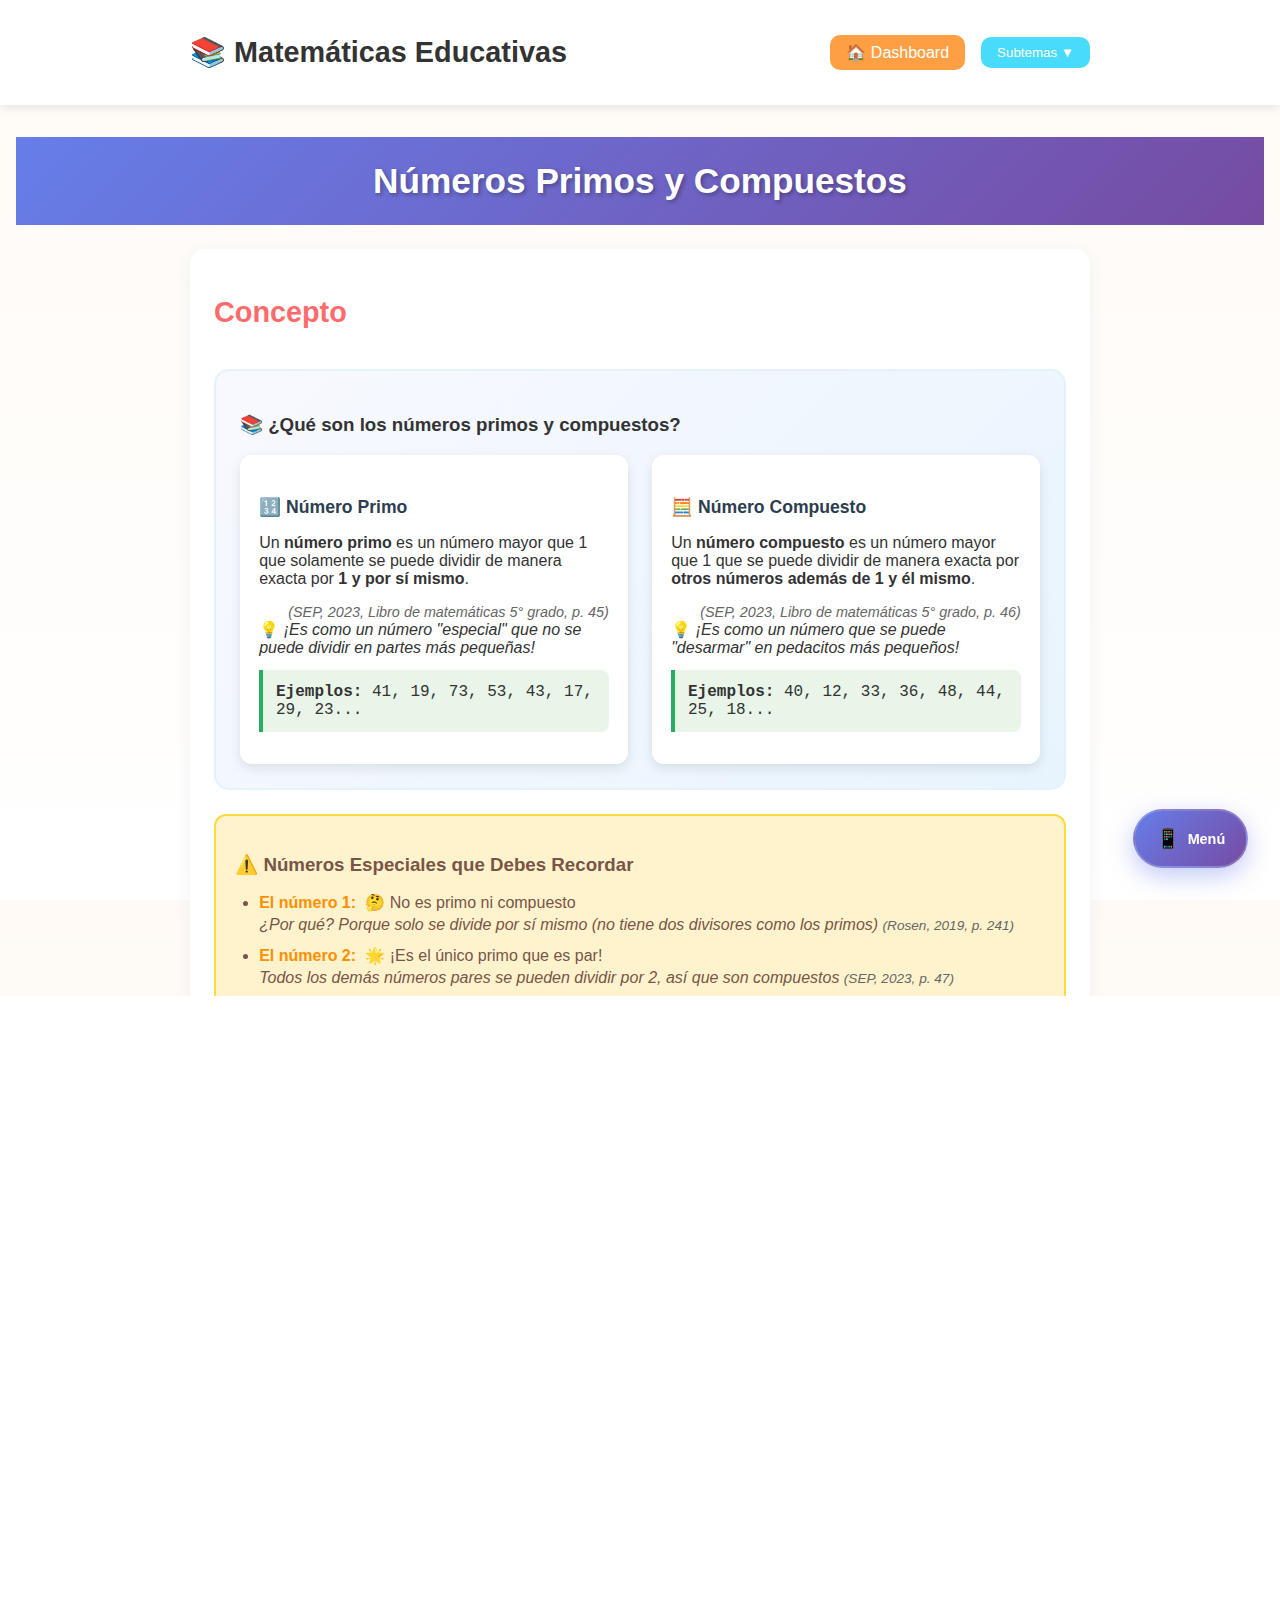
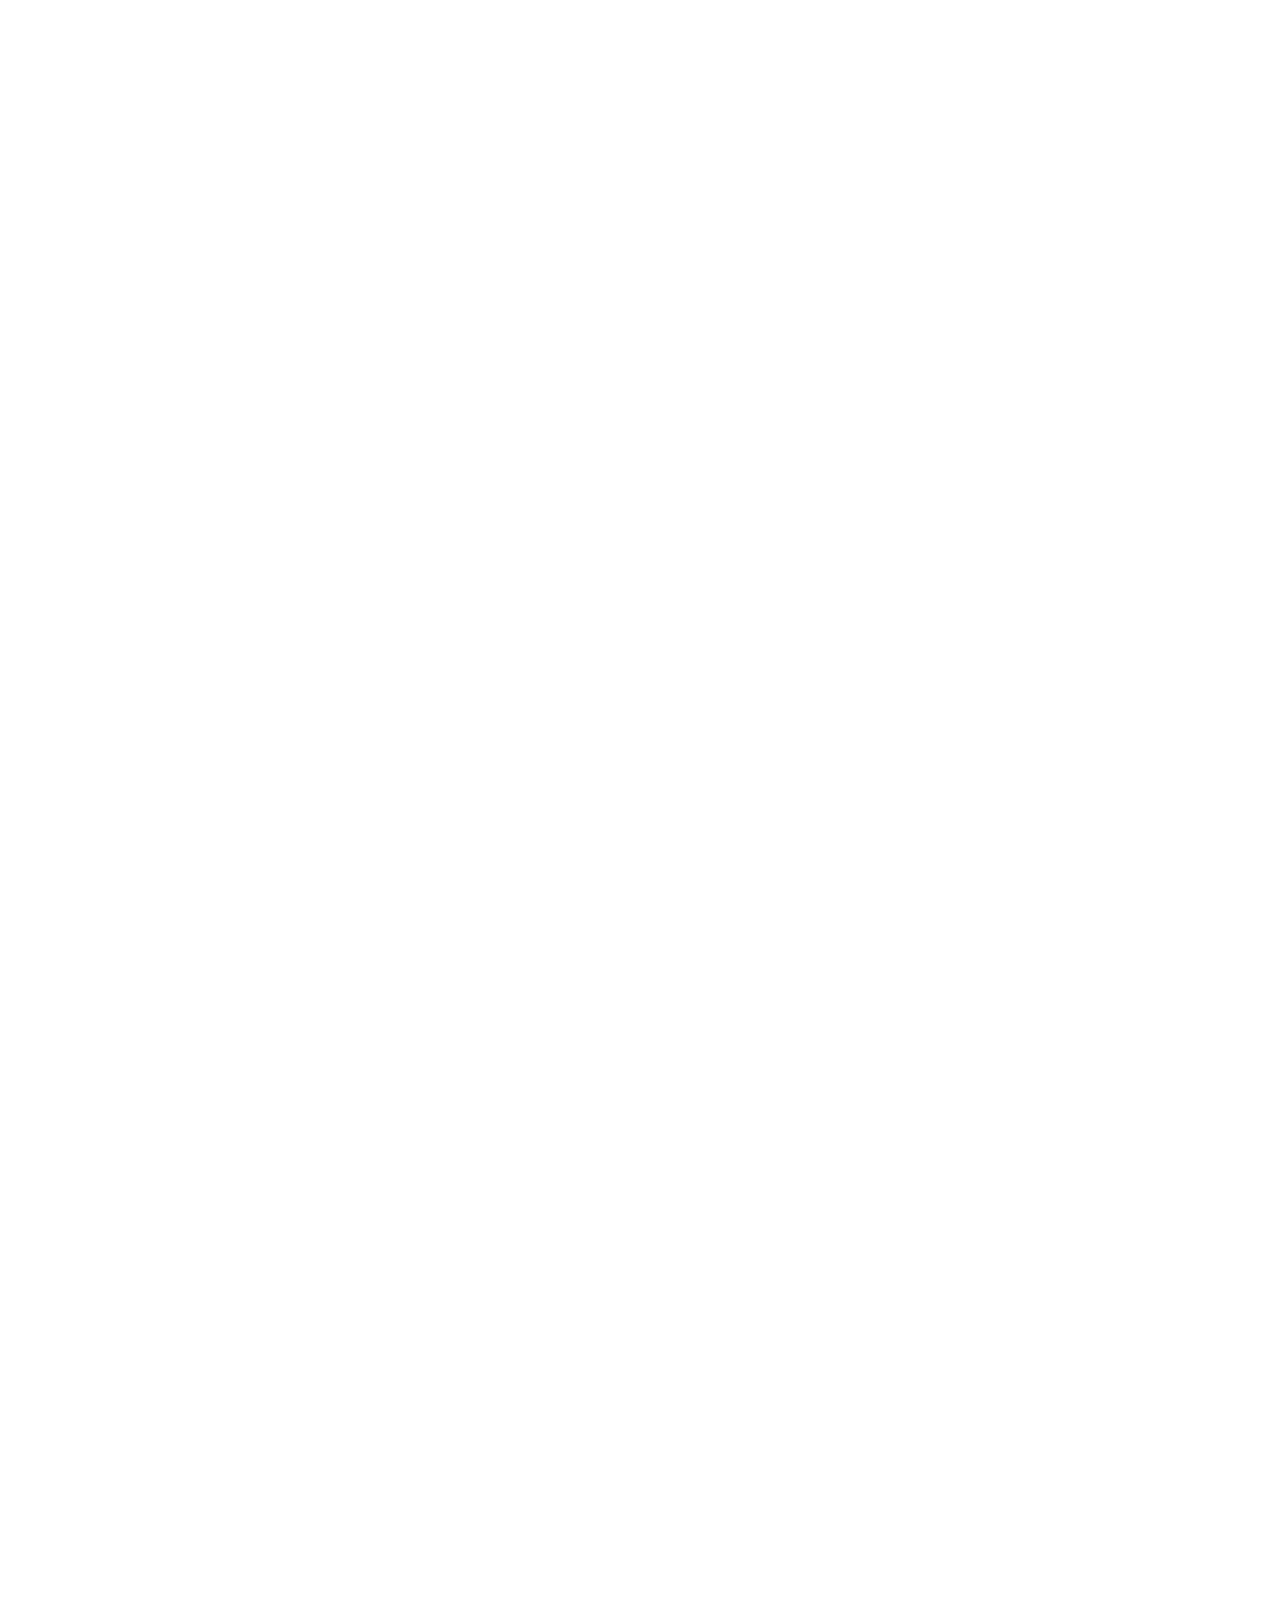
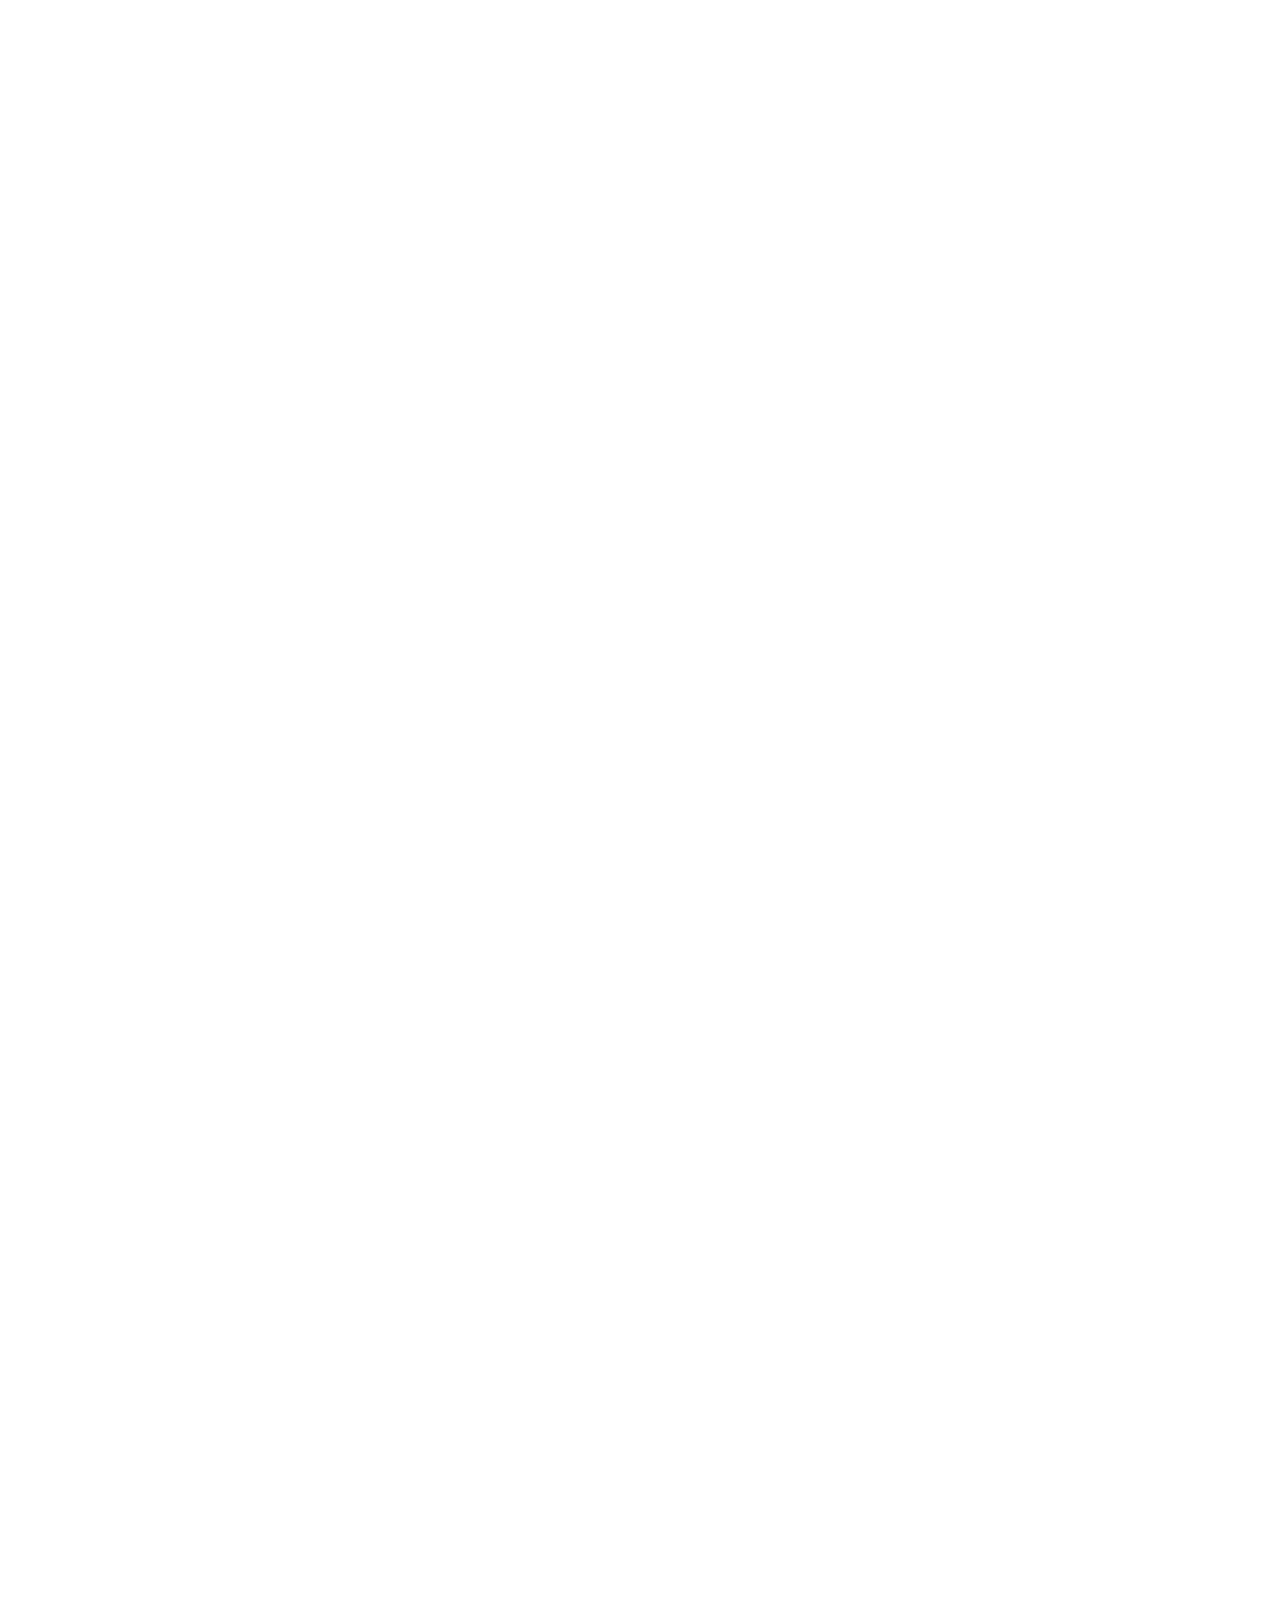
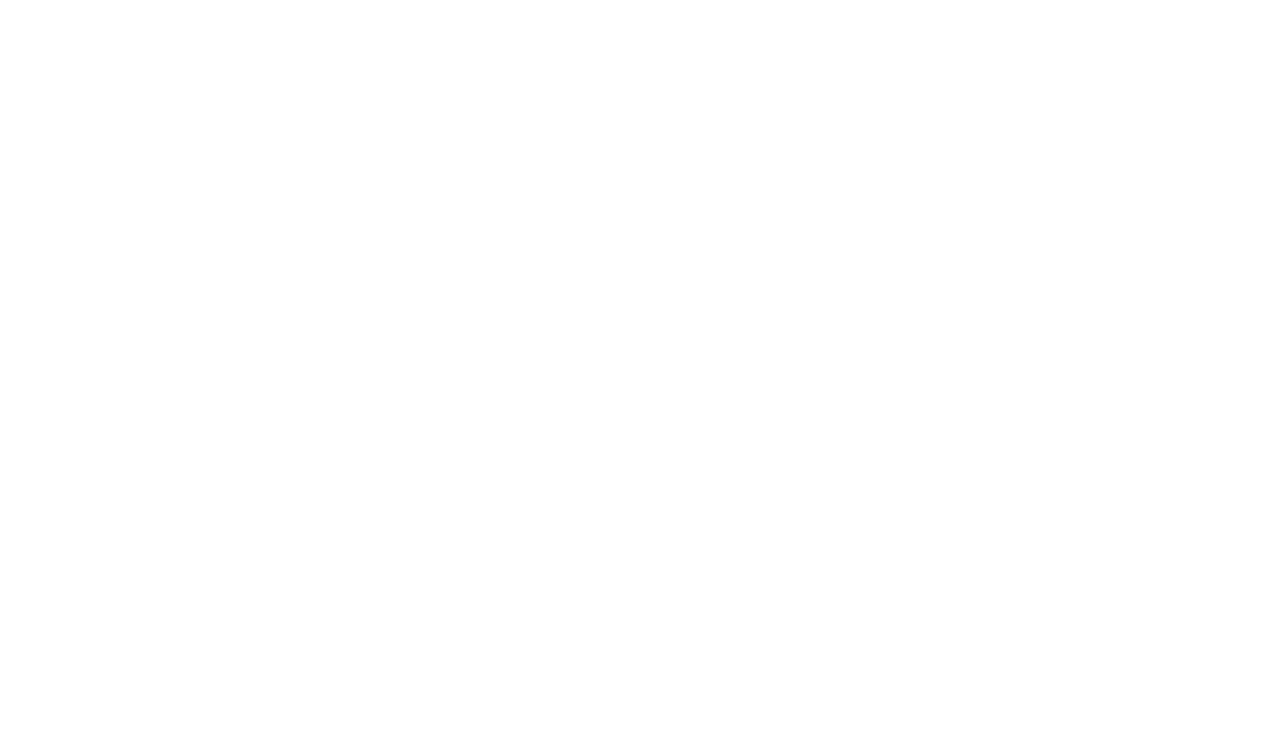
<file: pages/primos-compuestos.html>
<!DOCTYPE html>
<html lang="es">
  <head>
    <meta charset="UTF-8" />
    <meta name="viewport" content="width=device-width, initial-scale=1.0" />
    <title>Números Primos y Compuestos - Matemáticas Educativas</title>

    <meta
      name="description"
      content="Aprende sobre números primos y compuestos de forma interactiva con ejercicios y calculadora"
    />
    <meta name="theme-color" content="#3498db" />
    <meta name="apple-mobile-web-app-capable" content="yes" />
    <meta name="apple-mobile-web-app-status-bar-style" content="default" />
    <meta name="apple-mobile-web-app-title" content="MathEdu" />
    <meta name="msapplication-TileColor" content="#3498db" />
    <meta name="msapplication-tap-highlight" content="no" />

    <link rel="stylesheet" href="../css/styles.css" />
    <link rel="manifest" href="../manifest.json" />
    <link rel="icon" type="image/svg+xml" href="../images/icon-192x192.svg" />
    <link rel="apple-touch-icon" href="../images/icon-192x192.svg" />

    <link rel="preload" href="../js/primos-compuestos.js" as="script" />
    <link rel="preload" href="../css/styles.css" as="style" />
  </head>
  <body>
    <header class="header">
      <div class="container header-content">
        <h1 class="logo">📚 Matemáticas Educativas</h1>
        <nav class="nav">
          <a href="../index.html" class="back-btn">🏠 Dashboard</a>
          <div class="dropdown">
            <button class="dropbtn">Subtemas ▼</button>
            <div class="dropdown-content">
              <a href="#concepto">Concepto</a>
              <a href="#ejemplo">Ejemplos</a>
              <a href="#calculadora">Calculadora</a>
              <a href="#ejercicio">Ejercicios</a>
              <a href="#curiosidades">Curiosidades</a>
              <a href="#referencias">Referencias</a>
            </div>
          </div>
        </nav>
      </div>
    </header>

    <main class="main">
      <section class="page-header">
        <div class="container">
          <div class="page-title-section">
            <h1 class="main-page-title">Números Primos y Compuestos</h1>
          </div>
        </div>
      </section>

      <section id="concepto" class="theory-section">
        <div class="container">
          <div class="content-card animate-fade">
            <div class="concept-header">
              <h2 class="page-title">Concepto</h2>
            </div>

            <div class="definition-box">
              <h3>📚 ¿Qué son los números primos y compuestos?</h3>
              <div class="definition-grid">
                <div class="definition-item">
                  <h4>🔢 Número Primo</h4>
                  <p>
                    Un <strong>número primo</strong> es un número mayor que 1
                    que solamente se puede dividir de manera exacta por
                    <strong>1 y por sí mismo</strong>.
                  </p>
                  <div class="citation">
                    <em>(SEP, 2023, Libro de matemáticas 5° grado, p. 45)</em>
                  </div>
                  <div class="tip-box">
                    💡
                    <em
                      >¡Es como un número "especial" que no se puede dividir en
                      partes más pequeñas!</em
                    >
                  </div>
                  <div class="example-box">
                    <strong>Ejemplos:</strong> 2, 3, 5, 7, 11, 13, 17, 19, 23...
                  </div>
                </div>

                <div class="definition-item">
                  <h4>🧮 Número Compuesto</h4>
                  <p>
                    Un <strong>número compuesto</strong> es un número mayor que
                    1 que se puede dividir de manera exacta por
                    <strong>otros números además de 1 y él mismo</strong>.
                  </p>
                  <div class="citation">
                    <em>(SEP, 2023, Libro de matemáticas 5° grado, p. 46)</em>
                  </div>
                  <div class="tip-box">
                    💡
                    <em
                      >¡Es como un número que se puede "desarmar" en pedacitos
                      más pequeños!</em
                    >
                  </div>
                  <div class="example-box">
                    <strong>Ejemplos:</strong> 4, 6, 8, 9, 10, 12, 14, 15, 16...
                  </div>
                </div>
              </div>
            </div>

            <div class="special-cases">
              <h3>⚠️ Números Especiales que Debes Recordar</h3>
              <ul class="compact-list">
                <li>
                  <strong>El número 1:</strong> 🤔 No es primo ni compuesto
                  <br /><em
                    >¿Por qué? Porque solo se divide por sí mismo (no tiene dos
                    divisores como los primos)</em
                  >
                  <span class="citation-inline">(Rosen, 2019, p. 241)</span>
                </li>
                <li>
                  <strong>El número 2:</strong> 🌟 ¡Es el único primo que es
                  par! <br /><em
                    >Todos los demás números pares se pueden dividir por 2, así
                    que son compuestos</em
                  >
                  <span class="citation-inline">(SEP, 2023, p. 47)</span>
                </li>
                <li>
                  <strong>Números pares mayores que 2:</strong> 📝 Todos son
                  compuestos <br /><em
                    >Porque se pueden dividir por 2 (además de 1 y ellos
                    mismos)</em
                  >
                  <span class="citation-inline">(Burton, 2017, p. 98)</span>
                </li>
              </ul>
            </div>

            <div class="properties-box">
              <h3>🔍 Datos Curiosos e Importantes</h3>
              <ul class="compact-list">
                <li>
                  <strong>¡Nunca se acaban!</strong> 🔢 Siempre podemos
                  encontrar números primos más grandes <br /><em
                    >Por más grande que sea un primo, siempre hay otro más
                    grande</em
                  >
                  <span class="citation-inline"
                    >(Euclides, demostrado en Rosen, 2019, p. 248)</span
                  >
                </li>
                <li>
                  <strong>Descomponer números:</strong> 🧩 Todo número compuesto
                  se puede formar multiplicando números primos <br /><em
                    >Ejemplo: 12 = 2 × 2 × 3 (usando solo primos)</em
                  >
                  <span class="citation-inline"
                    >(Teorema Fundamental de la Aritmética, Burton, 2017, p.
                    115)</span
                  >
                </li>
                <li>
                  <strong>Los primos son especiales:</strong> 🏗️ Son como los
                  "ladrillos" con los que se construyen todos los demás números
                  <br /><em
                    >¡Sin ellos no existirían los números compuestos!</em
                  >
                  <span class="citation-inline">(SEP, 2023, p. 48)</span>
                </li>
              </ul>
            </div>
          </div>
        </div>
      </section>

      <section id="ejemplo" class="interactive-section">
        <div class="container">
          <div class="content-card animate-fade">
            <h2 class="page-title">Ejemplos Detallados</h2>

            <div class="method-section">
              <h3>🔎 ¿Cómo saber si un número es primo o compuesto?</h3>
              <div class="method-steps">
                <div class="method-step">
                  <span class="step-number">1</span>
                  <div class="step-content">
                    <strong>¿Es mayor que 1?</strong> - Solo los números mayores
                    que 1 pueden ser primos o compuestos
                  </div>
                </div>
                <div class="method-step">
                  <span class="step-number">2</span>
                  <div class="step-content">
                    <strong>Buscar todos los divisores</strong> - Probar dividir
                    el número por 2, 3, 4, 5... hasta el mismo número
                  </div>
                </div>
                <div class="method-step">
                  <span class="step-number">3</span>
                  <div class="step-content">
                    <strong>Contar los divisores</strong> - Si solo tiene 2
                    divisores (1 y él mismo) → Es PRIMO <br />Si tiene más de 2
                    divisores → Es COMPUESTO
                  </div>
                </div>
              </div>
            </div>

            <div class="examples-section">
              <h3>📝 Análisis Paso a Paso</h3>
              <div class="calculation-steps">
                <div class="example-item">
                  <h4>Ejemplo 1: ¿Es 17 primo o compuesto?</h4>
                  <div class="step">1. ¿Es mayor que 1? Sí ✓</div>
                  <div class="step">
                    2. Probemos dividir 17 entre diferentes números:
                  </div>
                  <div class="step">
                    3. 17 ÷ 2 = 8.5 (no es exacto, sobra algo)
                  </div>
                  <div class="step">
                    4. 17 ÷ 3 = 5.67... (no es exacto, sobra algo)
                  </div>
                  <div class="step">
                    5. 17 ÷ 4 = 4.25 (no es exacto, sobra algo)
                  </div>
                  <div class="step">
                    6. Seguimos probando hasta llegar a 17 ÷ 17 = 1
                  </div>
                  <div class="step conclusion">
                    ✅ <strong>17 es PRIMO</strong> porque solo se divide
                    exactamente por 1 y por 17 <br /><small
                      class="citation-inline"
                      >(SEP, 2023, p. 45)</small
                    >
                  </div>
                </div>

                <div class="example-item">
                  <h4>Ejemplo 2: ¿Es 21 primo o compuesto?</h4>
                  <div class="step">1. ¿Es mayor que 1? Sí ✓</div>
                  <div class="step">
                    2. Probemos dividir 21 entre diferentes números:
                  </div>
                  <div class="step">
                    3. 21 ÷ 2 = 10.5 (no es exacto, sobra algo)
                  </div>
                  <div class="step">
                    4. 21 ÷ 3 = 7 ✓ (¡Es exacto! No sobra nada)
                  </div>
                  <div class="step">
                    5. Como encontramos que 3 divide a 21, ya sabemos la
                    respuesta
                  </div>
                  <div class="step conclusion">
                    ❌ <strong>21 es COMPUESTO</strong> porque se puede dividir
                    por 1, 3, 7 y 21 <br />💡
                    <em>Se puede formar como: 21 = 3 × 7</em>
                    <br /><small class="citation-inline"
                      >(SEP, 2023, p. 46)</small
                    >
                  </div>
                </div>

                <div class="example-item">
                  <h4>Ejemplo 3: Números especiales que debes conocer</h4>
                  <div class="step">
                    • <strong>El 2</strong> → Es primo y es par (¡único caso!)
                    <br />&nbsp;&nbsp;Se divide solo por 1 y por 2
                  </div>
                  <div class="step">
                    • <strong>El 1</strong> → No es primo ni compuesto
                    <br />&nbsp;&nbsp;Solo se divide por sí mismo (necesitamos 2
                    divisores para ser primo)
                  </div>
                  <div class="step">
                    • <strong>El 4</strong> → Es el primer número compuesto
                    <br />&nbsp;&nbsp;Se divide por 1, 2 y 4 (¡3 divisores!)
                  </div>
                </div>
              </div>
            </div>
          </div>
        </div>
      </section>

      <section id="calculadora" class="interactive-section">
        <div class="container">
          <div class="content-card animate-fade">
            <h2 class="page-title">🧮 Calculadora Interactiva</h2>
            <div class="calculator-section">
              <div class="input-group">
                <label for="numberInput"
                  >🔍 Escribe un número y te diremos si es primo o
                  compuesto:</label
                >
                <input
                  type="number"
                  id="numberInput"
                  min="1"
                  max="100"
                  placeholder="Prueba con números como: 7, 12, 15..."
                />
                <button id="analyzeBtn" class="btn-primary">
                  ¡Averiguarlo!
                </button>
              </div>

              <div
                id="resultSection"
                class="result-section"
                style="display: none"
              >
                <div id="resultType" class="result-type"></div>
                <div id="divisorsList" class="divisors-list"></div>
                <div id="explanation" class="explanation"></div>
              </div>
            </div>
          </div>
        </div>
      </section>

      <section id="ejercicio" class="exercise-section">
        <div class="container">
          <div class="content-card animate-fade">
            <h2 class="page-title">🎯 Ejercicios Interactivos</h2>

            <div class="dynamic-exercise-container">
              <div class="exercise-header">
                <div class="exercise-counter">
                  Ejercicio <span id="currentExercise">1</span>
                </div>
                <div class="exercise-score">
                  Aciertos: <span id="correctAnswers">0</span> /
                  <span id="answeredQuestions">0</span>
                </div>
              </div>

              <div id="exerciseContainer" class="exercise-container"></div>

              <div id="exerciseFeedback" class="exercise-feedback hidden"></div>

              <div class="exercise-buttons">
                <button id="nextExerciseBtn" class="next-exercise-btn hidden">
                  Siguiente Ejercicio →
                </button>
                <button id="restartExerciseBtn" class="restart-exercise-btn">
                  🔄 Reiniciar Puntuación
                </button>
              </div>
            </div>
          </div>
        </div>
      </section>

      <section id="curiosidades" class="theory-section">
        <div class="container">
          <div class="content-card animate-fade">
            <h2 class="page-title">
              🌟 ¿Sabías que...? Datos Súper Interesantes
            </h2>

            <div class="dynamic-curiosity-container">
              <div id="dynamicCuriosity" class="curiosity-card"></div>
            </div>
          </div>
        </div>
      </section>

      <section id="referencias" class="references-section">
        <div class="container">
          <div class="content-card animate-fade">
            <h2 class="page-title">📚 Referencias y Más Información</h2>

            <div class="references-content">
              <h3>📖 Fuentes Académicas</h3>
              <ol class="reference-list">
                <li>
                  <strong
                    >Secretaría de Educación Pública [SEP]. (2023).</strong
                  >
                  <em
                    >Desafíos Matemáticos. Quinto grado. Educación Primaria.</em
                  >
                  Comisión Nacional de Libros de Texto Gratuitos (CONALITEG).
                  <span class="reference-note">
                    Páginas 45-48: Números primos y compuestos. Factorización.
                    (Recurso oficial gratuito - México)
                  </span>
                </li>

                <li>
                  <strong>Burton, D. M. (2017).</strong>
                  <em>Elementary Number Theory.</em> 7ª edición. McGraw-Hill
                  Education.
                  <span class="reference-note">
                    Capítulo 3: Divisibilidad y números primos (pp. 98-115).
                    Teorema Fundamental de la Aritmética.
                  </span>
                </li>

                <li>
                  <strong>Rosen, K. H. (2019).</strong>
                  <em>Elementary Number Theory and Its Applications.</em> 6ª
                  edición. Pearson.
                  <span class="reference-note">
                    Capítulo 4: Números primos y factorización (pp. 241-248).
                    Teorema de Euclides sobre infinitud de primos.
                  </span>
                </li>
              </ol>
            </div>
          </div>
        </div>
      </section>
    </main>

    <div class="floating-menu" id="floatingMenu">
      <div
        class="menu-toggle"
        onclick="toggleFloatingMenu()"
        title="Navegación rápida"
      >
        <span class="menu-icon">📱</span>
        <span class="menu-text">Menú</span>
      </div>

      <div class="menu-items" id="menuItems">
        <a href="#concepto" class="menu-item" onclick="closeFloatingMenu()">
          <span class="item-icon">📖</span>
          <span class="item-text">Concepto</span>
        </a>
        <a href="#ejemplo" class="menu-item" onclick="closeFloatingMenu()">
          <span class="item-icon">📝</span>
          <span class="item-text">Ejemplos</span>
        </a>
        <a href="#calculadora" class="menu-item" onclick="closeFloatingMenu()">
          <span class="item-icon">🧮</span>
          <span class="item-text">Calculadora</span>
        </a>
        <a href="#ejercicio" class="menu-item" onclick="closeFloatingMenu()">
          <span class="item-icon">🎯</span>
          <span class="item-text">Ejercicios</span>
        </a>
        <a href="#curiosidades" class="menu-item" onclick="closeFloatingMenu()">
          <span class="item-icon">🌟</span>
          <span class="item-text">Curiosidades</span>
        </a>
        <a href="#referencias" class="menu-item" onclick="closeFloatingMenu()">
          <span class="item-icon">📚</span>
          <span class="item-text">Referencias</span>
        </a>
      </div>
    </div>

    <footer class="footer">
      <div class="container">
        <p>
          &copy; 2025 Matemáticas Educativas. Todos los derechos reservados.
        </p>
      </div>
    </footer>

    <script src="../js/app.js"></script>
    <script src="../js/primos-compuestos.js"></script>
    <script src="../js/sw-register.js"></script>

    <script>
      // Funciones para el menú flotante
      function toggleFloatingMenu() {
        const menuItems = document.getElementById("menuItems");
        const isOpen = menuItems.classList.contains("menu-open");

        if (isOpen) {
          closeFloatingMenu();
        } else {
          openFloatingMenu();
        }
      }

      function openFloatingMenu() {
        const menuItems = document.getElementById("menuItems");
        const menuToggle = document.querySelector(".menu-toggle");

        menuItems.classList.add("menu-open");
        menuToggle.classList.add("menu-active");
      }

      function closeFloatingMenu() {
        const menuItems = document.getElementById("menuItems");
        const menuToggle = document.querySelector(".menu-toggle");

        menuItems.classList.remove("menu-open");
        menuToggle.classList.remove("menu-active");
      }

      // Cerrar menú al hacer scroll
      let scrollTimeout;
      window.addEventListener("scroll", () => {
        clearTimeout(scrollTimeout);
        scrollTimeout = setTimeout(() => {
          closeFloatingMenu();
        }, 100);
      });

      // Smooth scrolling para los enlaces del menú
      document.querySelectorAll(".menu-item").forEach((link) => {
        link.addEventListener("click", (e) => {
          e.preventDefault();
          const targetId = link.getAttribute("href");
          const targetElement = document.querySelector(targetId);

          if (targetElement) {
            targetElement.scrollIntoView({
              behavior: "smooth",
              block: "start",
            });
          }
        });
      });
    </script>
  </body>
</html>
</file>
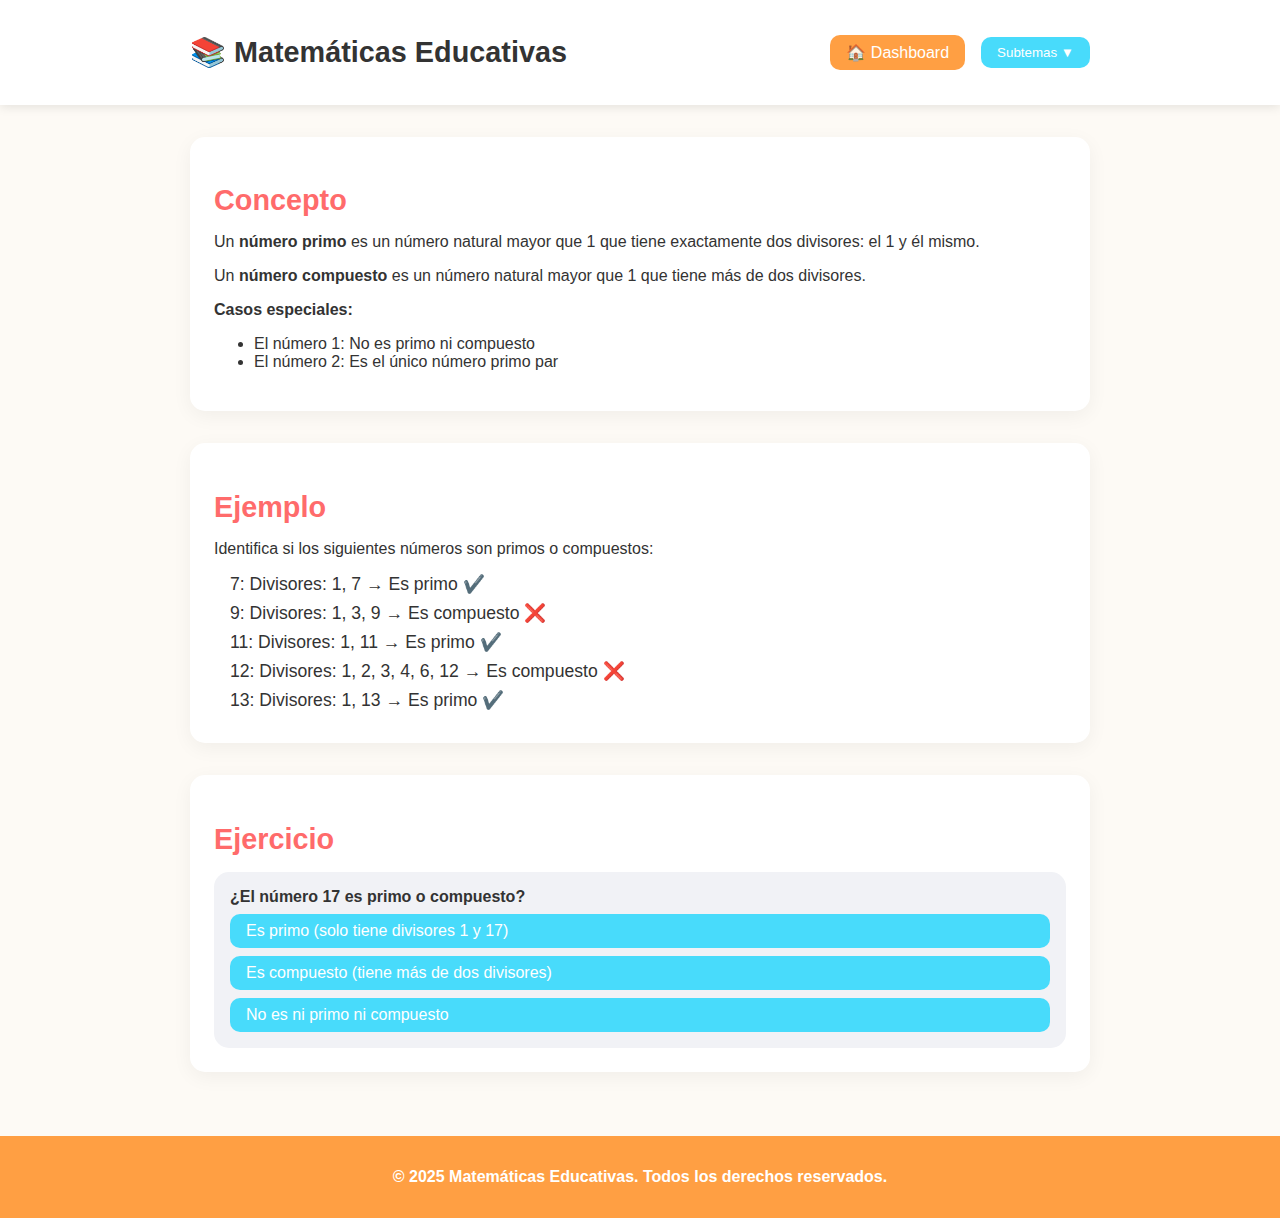
<file: pages/primos.html>
<!DOCTYPE html>
<html lang="es">
  <head>
    <meta charset="UTF-8" />
    <meta name="viewport" content="width=device-width, initial-scale=1.0" />
    <title>Números Primos - Matemáticas Educativas</title>
    <link rel="stylesheet" href="../css/styles-template.css" />
    <link rel="icon" type="image/svg+xml" href="../images/icon-192x192.svg" />
  </head>
  <body>
    <!-- Header / Navbar -->
    <header class="header">
      <div class="container header-content">
        <h1 class="logo">📚 Matemáticas Educativas</h1>
        <nav class="nav">
          <a href="../index.html" class="back-btn">🏠 Dashboard</a>
          <div class="dropdown">
            <button class="dropbtn">Subtemas ▼</button>
            <div class="dropdown-content">
              <a href="#concepto">Concepto</a>
              <a href="#ejemplo">Ejemplo</a>
              <a href="#ejercicio">Ejercicio</a>
            </div>
          </div>
        </nav>
      </div>
    </header>

    <!-- Main Content -->
    <main class="main">
      <section id="concepto" class="theory-section">
        <div class="container">
          <div class="content-card animate-fade">
            <h2 class="page-title">Concepto</h2>
            <p>
              Un <strong>número primo</strong> es un número natural mayor que 1
              que tiene exactamente dos divisores: el 1 y él mismo.
            </p>
            <p>
              Un <strong>número compuesto</strong> es un número natural mayor
              que 1 que tiene más de dos divisores.
            </p>
            <p><strong>Casos especiales:</strong></p>
            <ul>
              <li>El número 1: No es primo ni compuesto</li>
              <li>El número 2: Es el único número primo par</li>
            </ul>
          </div>
        </div>
      </section>

      <section id="ejemplo" class="interactive-section">
        <div class="container">
          <div class="content-card animate-fade">
            <h2 class="page-title">Ejemplo</h2>
            <p>Identifica si los siguientes números son primos o compuestos:</p>
            <div class="calculation-steps">
              <div class="step">7: Divisores: 1, 7 → Es primo ✔️</div>
              <div class="step">9: Divisores: 1, 3, 9 → Es compuesto ❌</div>
              <div class="step">11: Divisores: 1, 11 → Es primo ✔️</div>
              <div class="step">
                12: Divisores: 1, 2, 3, 4, 6, 12 → Es compuesto ❌
              </div>
              <div class="step">13: Divisores: 1, 13 → Es primo ✔️</div>
            </div>
          </div>
        </div>
      </section>

      <section id="ejercicio" class="exercise-section">
        <div class="container">
          <div class="content-card animate-fade">
            <h2 class="page-title">Ejercicio</h2>
            <div class="exercise">
              <div class="exercise-question">
                ¿El número 17 es primo o compuesto?
              </div>
              <div class="options">
                <div class="option">Es primo (solo tiene divisores 1 y 17)</div>
                <div class="option">
                  Es compuesto (tiene más de dos divisores)
                </div>
                <div class="option">No es ni primo ni compuesto</div>
              </div>
              <div class="exercise-feedback"></div>
            </div>
          </div>
        </div>
      </section>
    </main>

    <!-- Footer -->
    <footer class="footer">
      <div class="container">
        <p>
          &copy; 2025 Matemáticas Educativas. Todos los derechos reservados.
        </p>
      </div>
    </footer>

    <script src="../js/app.js"></script>
    <script src="../js/primos.js"></script>
    <script src="../js/sw-register.js"></script>
  </body>
</html>
</file>
<file: css/styles.css>
/* BODY */
html,
body {
  height: 100%;
  position: relative;
  overflow-x: hidden;
}

body {
  font-family: "Poppins", sans-serif;
  background: linear-gradient(180deg, #fffaf5, #fff);
  color: #333;
  margin: 0;
  padding-bottom: 6rem; /* Espacio para el botón flotante */
}

/* HEADER / NAVBAR */
.header {
  background: #fff;
  padding: 1rem 0;
  box-shadow: 0 2px 10px rgba(0, 0, 0, 0.1);
}

.header .container {
  display: flex;
  justify-content: space-between;
  align-items: center;
}

.header-content {
  display: flex;
  justify-content: space-between;
  align-items: center;
}

.logo {
  font-size: 1.8rem;
  font-weight: bold;
}

/* NAV */
.nav {
  display: flex;
  gap: 1rem;
  align-items: center;
}

.back-btn {
  background: #ff9f43;
  color: #fff;
  padding: 0.5rem 1rem;
  border-radius: 10px;
  text-decoration: none;
  transition: 0.3s;
}

.back-btn:hover {
  background: #ff6b6b;
}

.dropdown {
  position: relative;
}

.dropbtn {
  background: #48dbfb;
  color: #fff;
  padding: 0.5rem 1rem;
  border: none;
  border-radius: 10px;
  cursor: pointer;
  transition: 0.3s;
}

.dropbtn:hover {
  background: #0097e6;
}

.dropdown-content {
  display: none;
  position: absolute;
  top: 110%;
  left: 0;
  background: #fff;
  border-radius: 10px;
  min-width: 160px;
  box-shadow: 0 10px 25px rgba(0, 0, 0, 0.1);
  z-index: 10;
}

.dropdown-content a {
  display: block;
  padding: 10px 16px;
  color: #333;
  text-decoration: none;
}

.dropdown-content a:hover {
  background: #0097e6;
  color: #fff;
}

.dropdown:hover .dropdown-content {
  display: block;
}

/* MAIN CONTENT */
.main {
  padding: 2rem 1rem;
}

.container {
  max-width: 900px;
  margin: 0 auto;
}

/* TARJETAS */
.content-card {
  background: #fff;
  border-radius: 15px;
  padding: 1.5rem;
  margin-bottom: 2rem;
  box-shadow: 0 5px 20px rgba(0, 0, 0, 0.05);
  transition: all 0.3s ease;
}

.content-card:hover {
  transform: translateY(-4px);
  box-shadow: 0 10px 30px rgba(0, 0, 0, 0.1);
}

/* TITULOS */
.page-title {
  font-size: 1.8rem;
  font-weight: 700;
  margin-bottom: 1rem;
  color: #ff6b6b;
}

/* FOOTER */
.footer {
  background: #ff9f43;
  padding: 1rem 0;
  text-align: center;
  font-weight: bold;
  color: white;
}

/* Navbar */
.bg-gradient {
  background: linear-gradient(90deg, #ff9f43, #ff6b81, #ff4757);
  border-bottom: 3px solid rgba(255, 255, 255, 0.2);
}

/* Título con gradiente */
.title-gradient {
  background: linear-gradient(90deg, #ff6b6b, #ffa502, #2ed573);
  -webkit-background-clip: text;
  background-clip: text;
  -webkit-text-fill-color: transparent;
}

/* Animación suave de aparición */
.animate-fade {
  animation: fadeIn 1.5s ease-in-out;
}

@keyframes fadeIn {
  0% {
    opacity: 0;
    transform: translateY(20px);
  }
  100% {
    opacity: 1;
    transform: translateY(0);
  }
}

/* TARJETAS */
.topic-card {
  border: none;
  border-radius: 20px;
  color: white;
  box-shadow: 0 10px 25px rgba(0, 0, 0, 0.15);
  transition: all 0.5s ease;
  transform: scale(1);
  position: relative;
  overflow: hidden;
  animation: fadeInUp 0.7s ease-in-out;
}

/* Hover más vistoso */
.topic-card:hover {
  transform: translateY(-10px) scale(1.07);
  box-shadow: 0 20px 40px rgba(0, 0, 0, 0.3);
}

/* Icono animado */
.topic-card .topic-icon {
  font-size: 3.5rem;
  margin-bottom: 0.8rem;
  display: inline-block;
  transition: transform 0.4s ease, color 0.4s ease;
}

.topic-card:hover .topic-icon {
  transform: rotate(-10deg) scale(1.2);
}

/* Animación flotante para todas las tarjetas */
@keyframes floatCard {
  0% {
    transform: translateY(0px);
  }
  50% {
    transform: translateY(-8px);
  }
  100% {
    transform: translateY(0px);
  }
}

.topic-card {
  animation: floatCard 4s ease-in-out infinite;
}

/* Fade in Up */
@keyframes fadeInUp {
  0% {
    opacity: 0;
    transform: translateY(25px);
  }
  100% {
    opacity: 1;
    transform: translateY(0);
  }
}

/* Gradientes renovados */
.gradient-1 {
  background: linear-gradient(135deg, #ff9f43, #ffbe76);
}
.gradient-2 {
  background: linear-gradient(135deg, #1dd1a1, #00b894);
}
.gradient-3 {
  background: linear-gradient(135deg, #74b9ff, #0984e3);
}
.gradient-4 {
  background: linear-gradient(135deg, #ff7675, #d63031);
}
.gradient-5 {
  background: linear-gradient(135deg, #48dbfb, #0097e6);
}
.gradient-6 {
  background: linear-gradient(135deg, #a29bfe, #6c5ce7);
}
.gradient-7 {
  background: linear-gradient(135deg, #f368e0, #ff4757);
}

/* Footer */
.footer {
  background: linear-gradient(90deg, #ff6b6b, #ff9f43, #feca57);
  text-align: center;
  font-weight: bold;
  color: #fff;
  padding: 1rem 0;
}

/* Opcional: transición de texto en hover */
.topic-card h5,
.topic-card p {
  transition: transform 0.4s ease, color 0.4s ease;
}

.topic-card:hover h5,
.topic-card:hover p {
  transform: translateY(-3px);
}

/* ===========================================
   ESTILOS ESPECÍFICOS PARA NÚMEROS PRIMOS Y COMPUESTOS
   =========================================== */

/* Cajas de definición */
.definition-box {
  background: linear-gradient(135deg, #f8f9ff, #e8f4fd);
  border: 2px solid #e3f2fd;
  border-radius: 15px;
  padding: 1.5rem;
  margin: 1.5rem 0;
}

.definition-grid {
  display: grid;
  grid-template-columns: repeat(auto-fit, minmax(300px, 1fr));
  gap: 1.5rem;
  margin-top: 1rem;
}

.definition-item {
  background: white;
  border-radius: 12px;
  padding: 1.2rem;
  box-shadow: 0 4px 12px rgba(0, 0, 0, 0.1);
  transition: transform 0.3s ease;
}

.definition-item:hover {
  transform: translateY(-3px);
}

.definition-item h4 {
  color: #2c3e50;
  margin-bottom: 0.8rem;
  font-size: 1.1rem;
}

.example-box {
  background: #e8f5e8;
  border-left: 4px solid #27ae60;
  padding: 0.8rem;
  margin: 0.8rem 0;
  border-radius: 0 8px 8px 0;
  font-family: "Courier New", monospace;
}

/* Casos especiales */
.special-cases {
  background: #fff3cd;
  border: 2px solid #ffd93d;
  border-radius: 12px;
  padding: 1.2rem;
  margin: 1.5rem 0;
}

.special-cases h3 {
  color: #795548;
  margin-bottom: 1rem;
  font-weight: 700;
}

.special-cases .compact-list li {
  color: #795548;
}

.special-cases .compact-list strong {
  color: #ff8f00;
  font-weight: 800;
}

/* Propiedades */
.properties-box {
  background: linear-gradient(135deg, #e8f8f5, #d5f4e6);
  border: 2px solid #27ae60;
  border-radius: 12px;
  padding: 1.2rem;
  margin: 1.5rem 0;
}

.properties-box h3 {
  color: #1e8449;
  margin-bottom: 1rem;
}

.compact-list {
  margin: 0;
  padding-left: 1.5rem;
}

.compact-list li {
  margin: 0.5rem 0;
  line-height: 1.4;
}

.compact-list strong {
  color: #27ae60;
  margin-right: 0.3rem;
}

/* Métodos de análisis */
.method-section {
  background: #f8f9fa;
  border-radius: 15px;
  padding: 1.5rem;
  margin: 2rem 0;
}

.method-steps {
  display: flex;
  flex-direction: column;
  gap: 1rem;
  margin-top: 1rem;
}

.method-step {
  display: flex;
  align-items: center;
  gap: 1rem;
  padding: 1rem;
  background: white;
  border-radius: 10px;
  box-shadow: 0 2px 8px rgba(0, 0, 0, 0.1);
}

.step-number {
  background: #3498db;
  color: white;
  width: 30px;
  height: 30px;
  border-radius: 50%;
  display: flex;
  align-items: center;
  justify-content: center;
  font-weight: bold;
  flex-shrink: 0;
}

.step-content {
  flex: 1;
  line-height: 1.4;
  color: #2c3e50;
}

.step-content strong {
  color: #2c3e50;
  margin-right: 0.5rem;
}

/* Ejemplos detallados */
.examples-section {
  margin: 2rem 0;
}

.example-item {
  background: white;
  border: 2px solid #ecf0f1;
  border-radius: 12px;
  padding: 1.5rem;
  margin: 1.5rem 0;
  transition: all 0.3s ease;
}

.example-item:hover {
  border-color: #3498db;
  box-shadow: 0 5px 15px rgba(52, 152, 219, 0.2);
}

.example-item h4 {
  color: #2c3e50;
  margin-bottom: 1rem;
  font-size: 1.1rem;
}

.example-item .step {
  background: #f8f9fa;
  padding: 0.5rem 1rem;
  margin: 0.3rem 0;
  border-radius: 8px;
  border-left: 3px solid #3498db;
}

.example-item .conclusion {
  background: linear-gradient(135deg, #d5f4e6, #a8e6cf);
  border-left-color: #27ae60;
  font-weight: bold;
  color: #1e8449;
}

/* Calculadora interactiva */
.calculator-section {
  background: linear-gradient(135deg, #667eea, #764ba2);
  color: white;
  border-radius: 15px;
  padding: 2rem;
  margin: 2rem 0;
}

.input-group {
  display: flex;
  flex-wrap: wrap;
  gap: 1rem;
  align-items: center;
  margin-bottom: 2rem;
}

.input-group label {
  font-weight: 600;
  flex-basis: 100%;
  margin-bottom: 0.5rem;
}

.input-group input {
  flex: 1;
  min-width: 150px;
  padding: 0.8rem;
  border: none;
  border-radius: 8px;
  font-size: 1rem;
  outline: none;
}

.btn-primary {
  background: linear-gradient(135deg, #ff6b6b, #ff5252);
  color: white;
  border: none;
  padding: 1rem 2rem;
  border-radius: 50px;
  cursor: pointer;
  font-weight: 700;
  font-size: 1rem;
  text-transform: uppercase;
  letter-spacing: 1px;
  box-shadow: 0 8px 25px rgba(255, 107, 107, 0.4);
  transition: all 0.4s cubic-bezier(0.175, 0.885, 0.32, 1.275);
  position: relative;
  overflow: hidden;
}

.btn-primary::before {
  content: "";
  position: absolute;
  top: 0;
  left: -100%;
  width: 100%;
  height: 100%;
  background: linear-gradient(
    90deg,
    transparent,
    rgba(255, 255, 255, 0.3),
    transparent
  );
  transition: left 0.6s;
}

.btn-primary:hover {
  background: linear-gradient(135deg, #ff5252, #ff4757);
  transform: translateY(-5px) scale(1.05);
  box-shadow: 0 15px 35px rgba(255, 107, 107, 0.6);
}

.btn-primary:hover::before {
  left: 100%;
}

.btn-primary:active {
  transform: translateY(-2px) scale(1.02);
  transition: all 0.1s;
}

/* Resultados de la calculadora */
.result-section {
  margin-top: 2rem;
}

.result-badge {
  text-align: center;
  padding: 1.5rem;
  border-radius: 12px;
  margin-bottom: 1.5rem;
}

.result-badge.primo {
  background: linear-gradient(135deg, #27ae60, #2ecc71);
}

.result-badge.compuesto {
  background: linear-gradient(135deg, #e74c3c, #c0392b);
}

.result-badge.especial {
  background: linear-gradient(135deg, #f39c12, #e67e22);
}

.result-number {
  display: block;
  font-size: 2.5rem;
  font-weight: bold;
  margin-bottom: 0.5rem;
  color: white;
  text-shadow: 0 2px 4px rgba(0, 0, 0, 0.3);
}

.result-label {
  font-size: 1.2rem;
  text-transform: uppercase;
  letter-spacing: 1px;
  color: white;
  text-shadow: 0 1px 2px rgba(0, 0, 0, 0.3);
}

.divisors-section h4 {
  color: #2c3e50;
  margin-bottom: 1rem;
}

.divisors-grid {
  display: flex;
  flex-wrap: wrap;
  gap: 0.5rem;
  margin: 1rem 0;
}

.divisor {
  background: #3498db;
  color: white;
  padding: 0.4rem 0.8rem;
  border-radius: 20px;
  font-size: 0.9rem;
  font-weight: 600;
}

.divisors-count {
  color: #34495e;
  font-style: italic;
  margin-top: 1rem;
  font-weight: 600;
}

.explanation-content {
  background: #f8f9fa;
  padding: 1.5rem;
  border-radius: 10px;
  margin-top: 1rem;
  color: #2c3e50;
  border: 1px solid #dee2e6;
}

.explanation-content h4 {
  color: #1976d2;
  margin-bottom: 1rem;
  font-weight: 700;
}

.explanation-content p {
  color: #2c3e50;
  line-height: 1.6;
  margin-bottom: 0.5rem;
}

.factorization {
  background: #e8f4fd;
  border: 2px solid #3498db;
  padding: 1rem;
  border-radius: 8px;
  margin-top: 1rem;
  font-family: "Courier New", monospace;
  color: #1976d2;
  font-weight: 600;
}

.factorization strong {
  color: #0d47a1;
  font-weight: 700;
}

/* Ejercicios interactivos */
.exercise-group {
  margin: 2.5rem 0;
  padding: 2rem;
  background: white;
  border-radius: 15px;
  box-shadow: 0 5px 20px rgba(0, 0, 0, 0.1);
}

.exercise-group h3 {
  color: #2c3e50;
  margin-bottom: 1.5rem;
  padding-bottom: 0.5rem;
  border-bottom: 3px solid #3498db;
}

/* Clasificación de números */
.number-classification {
  display: grid;
  grid-template-columns: repeat(auto-fit, minmax(250px, 1fr));
  gap: 1.5rem;
  margin: 1.5rem 0;
}

.number-item {
  background: #f8f9fa;
  border: 2px solid #dee2e6;
  border-radius: 12px;
  padding: 1.5rem;
  text-align: center;
  transition: all 0.3s ease;
}

.number-item:hover {
  border-color: #3498db;
  transform: translateY(-3px);
}

.number-item .number {
  font-size: 2rem;
  font-weight: bold;
  color: #2c3e50;
  display: block;
  margin-bottom: 1rem;
}

.classification-buttons {
  display: flex;
  gap: 0.5rem;
  justify-content: center;
  margin-bottom: 1rem;
}

.classify-btn {
  padding: 1rem 2rem;
  border: 4px solid #1976d2;
  background: linear-gradient(135deg, #ffffff, #e3f2fd, #bbdefb);
  border-radius: 25px;
  cursor: pointer;
  font-weight: 900;
  font-size: 1.2rem;
  transition: all 0.5s cubic-bezier(0.68, -0.55, 0.265, 1.55);
  min-width: 80px;
  position: relative;
  overflow: hidden;
  box-shadow: 0 8px 25px rgba(33, 150, 243, 0.3);
  text-transform: uppercase;
  letter-spacing: 2px;
  color: #0d47a1;
  text-shadow: 1px 1px 2px rgba(255, 255, 255, 0.8);
}

.classify-btn::before {
  content: "";
  position: absolute;
  top: 0;
  left: -100%;
  width: 100%;
  height: 100%;
  background: linear-gradient(
    90deg,
    transparent,
    rgba(33, 150, 243, 0.4),
    transparent
  );
  transition: left 0.8s ease;
}

.classify-btn::after {
  content: "✨";
  position: absolute;
  top: -10px;
  right: -10px;
  font-size: 1.5rem;
  opacity: 0;
  transition: all 0.3s ease;
}

.classify-btn:hover {
  border-color: #0d47a1;
  background: linear-gradient(135deg, #e3f2fd, #bbdefb, #90caf9);
  transform: translateY(-5px) scale(1.1) rotate(2deg);
  box-shadow: 0 15px 40px rgba(33, 150, 243, 0.6);
  color: #01579b;
  text-shadow: 1px 1px 3px rgba(255, 255, 255, 0.9);
}

.classify-btn:hover::before {
  left: 100%;
}

.classify-btn:hover::after {
  opacity: 1;
  top: -5px;
  right: -5px;
  animation: sparkle 0.6s ease;
}

.classify-btn.selected {
  font-weight: 900;
  transform: scale(1.15);
  box-shadow: 0 12px 30px rgba(0, 0, 0, 0.3);
  border-width: 5px;
}

.classify-btn.correct {
  background: linear-gradient(135deg, #4caf50, #66bb6a, #81c784);
  color: white;
  border-color: #388e3c;
  box-shadow: 0 15px 40px rgba(76, 175, 80, 0.6);
  animation: correctCelebration 0.8s ease;
}

.classify-btn.incorrect {
  background: linear-gradient(135deg, #f44336, #e57373, #ef5350);
  color: white;
  border-color: #d32f2f;
  box-shadow: 0 15px 40px rgba(244, 67, 54, 0.6);
  animation: incorrectWiggle 0.8s ease;
}

@keyframes sparkle {
  0%,
  100% {
    transform: scale(1) rotate(0deg);
    opacity: 1;
  }
  50% {
    transform: scale(1.5) rotate(180deg);
    opacity: 0.8;
  }
}

@keyframes correctCelebration {
  0% {
    transform: scale(1);
  }
  25% {
    transform: scale(1.2) rotate(-5deg);
  }
  50% {
    transform: scale(1.1) rotate(5deg);
  }
  75% {
    transform: scale(1.25) rotate(-3deg);
  }
  100% {
    transform: scale(1.15);
  }
}

@keyframes incorrectWiggle {
  0%,
  100% {
    transform: translateX(0) scale(1.15);
  }
  25% {
    transform: translateX(-8px) scale(1.1);
  }
  75% {
    transform: translateX(8px) scale(1.1);
  }
}

.feedback {
  margin-top: 1rem;
  padding: 1rem;
  border-radius: 8px;
  font-size: 0.9rem;
}

.feedback.hidden {
  display: none;
}

.feedback-correct {
  background: #d5f4e6;
  color: #1e8449;
  border: 1px solid #27ae60;
}

.feedback-incorrect {
  background: #f8d7da;
  color: #721c24;
  border: 1px solid #e74c3c;
}

/* Estilos para puntuación en tiempo real */
.real-time-score {
  background: linear-gradient(135deg, #e3f2fd, #bbdefb);
  color: #0d47a1;
  padding: 12px;
  border-radius: 8px;
  border-left: 4px solid #2196f3;
  margin-top: 10px;
  text-align: center;
  font-size: 14px;
  line-height: 1.4;
}

.score-highlight {
  font-size: 16px;
  font-weight: bold;
  color: #1565c0;
  display: block;
  margin-top: 5px;
}

@media (max-width: 768px) {
  .real-time-score {
    font-size: 13px;
    padding: 10px;
  }

  .score-highlight {
    font-size: 15px;
  }
}

/* Explicaciones del Procedimiento */
.procedure-explanation {
  background: linear-gradient(135deg, #f8f9fa, #e9ecef);
  border: 2px solid #dee2e6;
  border-radius: 12px;
  padding: 1.5rem;
  margin-top: 1rem;
  box-shadow: 0 4px 6px rgba(0, 0, 0, 0.1);
}

.procedure-explanation h5 {
  color: #495057;
  margin-bottom: 1rem;
  font-size: 1.1rem;
  display: flex;
  align-items: center;
  gap: 0.5rem;
}

.procedure-steps {
  display: flex;
  flex-direction: column;
  gap: 0.8rem;
}

.step {
  background: white;
  padding: 1rem;
  border-radius: 8px;
  border-left: 4px solid #007bff;
  box-shadow: 0 2px 4px rgba(0, 0, 0, 0.05);
  line-height: 1.5;
}

.step strong {
  color: #007bff;
  display: block;
  margin-bottom: 0.3rem;
}

.calculation-box {
  background: #f8f9fa;
  border-radius: 6px;
  padding: 0.8rem;
  margin-top: 0.5rem;
  font-family: "Courier New", monospace;
  font-size: 0.9rem;
}

.calculation {
  margin: 0.3rem 0;
  padding: 0.2rem 0;
  color: #495057;
}

.calculation:first-child {
  margin-top: 0;
}

@media (max-width: 768px) {
  .procedure-explanation {
    padding: 1rem;
    margin-top: 0.8rem;
  }

  .procedure-explanation h5 {
    font-size: 1rem;
  }

  .step {
    padding: 0.8rem;
  }

  .calculation-box {
    padding: 0.6rem;
    font-size: 0.8rem;
  }
}

/* Explicaciones Previas al Ejercicio */
.pre-exercise-explanation {
  background: linear-gradient(135deg, #f8f9fa, #e9ecef);
  border: 1px solid #dee2e6;
  border-radius: 10px;
  padding: 1rem;
  margin: 0.8rem 0;
  box-shadow: 0 2px 4px rgba(0, 0, 0, 0.05);
  opacity: 0.9;
  font-size: 0.9rem;
}

.pre-exercise-explanation h5 {
  color: #6c757d;
  margin-bottom: 0.8rem;
  font-size: 1rem;
  display: flex;
  align-items: center;
  gap: 0.5rem;
  font-weight: 500;
}

.tip {
  background: rgba(108, 117, 125, 0.1);
  border-left: 2px solid #6c757d;
  padding: 0.4rem;
  margin-top: 0.4rem;
  font-size: 0.8rem;
  border-radius: 3px;
  color: #495057;
}

.rule-box {
  background: linear-gradient(135deg, #fff9c4, #ffe8a1);
  border: 1px solid #ffc107;
  border-radius: 6px;
  padding: 0.8rem;
  margin-top: 0.4rem;
  line-height: 1.4;
  color: #856404;
  font-size: 0.85rem;
}

.now-try {
  background: linear-gradient(135deg, #e3f2fd, #bbdefb);
  border: 1px solid #2196f3;
  border-radius: 8px;
  padding: 0.8rem;
  margin-top: 0.8rem;
  text-align: center;
  color: #1565c0;
  font-size: 1rem;
  font-weight: 600;
}

@media (max-width: 768px) {
  .pre-exercise-explanation {
    padding: 0.8rem;
    margin: 0.6rem 0;
    font-size: 0.85rem;
  }

  .pre-exercise-explanation h5 {
    font-size: 0.9rem;
  }

  .tip {
    padding: 0.3rem;
    font-size: 0.75rem;
  }

  .rule-box {
    padding: 0.6rem;
    font-size: 0.8rem;
  }

  .now-try {
    padding: 0.6rem;
    font-size: 0.9rem;
  }

  .question-separator {
    padding: 0.6rem;
    font-size: 1rem;
    margin: 0.8rem 0 0.3rem 0;
  }

  .exercise-question {
    font-size: 1.3rem;
    padding: 1rem;
    margin: 0.3rem 0 1rem 0;
  }
} /* Verdadero/Falso */
.true-false-section {
  display: flex;
  flex-direction: column;
  gap: 2rem;
}

.statement {
  background: #f8f9fa;
  border-radius: 12px;
  padding: 1.5rem;
  border: 2px solid #dee2e6;
}

.statement p {
  font-size: 1.1rem;
  margin-bottom: 1rem;
  color: #2c3e50;
}

.tf-buttons {
  display: flex;
  gap: 1rem;
  margin-bottom: 1rem;
}

.tf-btn {
  padding: 1.2rem 3rem;
  border: 4px solid transparent;
  border-radius: 50px;
  cursor: pointer;
  font-weight: 800;
  font-size: 1.2rem;
  transition: all 0.5s cubic-bezier(0.68, -0.55, 0.265, 1.55);
  position: relative;
  overflow: hidden;
  box-shadow: 0 8px 25px rgba(0, 0, 0, 0.15);
  text-transform: uppercase;
  letter-spacing: 1px;
  margin: 0 0.5rem;
}

/* Estilo específico para botón Verdadero */
.tf-btn[data-answer="true"] {
  background: linear-gradient(135deg, #d4edda, #a3d977, #4caf50);
  border-color: #28a745;
  color: #155724;
  font-weight: 900;
}

.tf-btn[data-answer="true"]::before {
  content: "✓";
  position: absolute;
  left: 15px;
  top: 50%;
  transform: translateY(-50%);
  font-size: 1.5rem;
  font-weight: 900;
  opacity: 0.5;
  color: #155724;
  transition: all 0.3s ease;
}

/* Estilo específico para botón Falso */
.tf-btn[data-answer="false"] {
  background: linear-gradient(135deg, #f8d7da, #f1aeb5, #e74c3c);
  border-color: #dc3545;
  color: #721c24;
  font-weight: 900;
}

.tf-btn[data-answer="false"]::before {
  content: "✗";
  position: absolute;
  left: 15px;
  top: 50%;
  transform: translateY(-50%);
  font-size: 1.5rem;
  font-weight: 900;
  opacity: 0.5;
  color: #721c24;
  transition: all 0.3s ease;
}

.tf-btn::after {
  content: "";
  position: absolute;
  top: 0;
  left: -100%;
  width: 100%;
  height: 100%;
  background: linear-gradient(
    90deg,
    transparent,
    rgba(255, 255, 255, 0.6),
    transparent
  );
  transition: left 0.8s;
}

.tf-btn:hover {
  transform: translateY(-6px) scale(1.08);
  box-shadow: 0 12px 35px rgba(0, 0, 0, 0.25);
}

.tf-btn[data-answer="true"]:hover {
  background: linear-gradient(135deg, #a3d977, #4caf50, #28a745);
  border-color: #1e7e34;
  color: #0d5016;
}

.tf-btn[data-answer="false"]:hover {
  background: linear-gradient(135deg, #f1aeb5, #e74c3c, #dc3545);
  border-color: #bd2130;
  color: #4a1419;
}

.tf-btn:hover::before {
  opacity: 0.9;
  left: 20px;
  color: inherit;
}

.tf-btn:hover::after {
  left: 100%;
}

.tf-btn.selected.correct {
  background: linear-gradient(135deg, #4caf50, #66bb6a, #81c784) !important;
  color: white !important;
  border-color: #388e3c !important;
  box-shadow: 0 15px 40px rgba(76, 175, 80, 0.6);
  animation: tfCorrectSpin 0.8s ease;
  transform: scale(1.1);
}

.tf-btn.selected.incorrect {
  background: linear-gradient(135deg, #f44336, #e57373, #ef5350) !important;
  color: white !important;
  border-color: #d32f2f !important;
  box-shadow: 0 15px 40px rgba(244, 67, 54, 0.6);
  animation: tfIncorrectShudder 0.8s ease;
  transform: scale(1.1);
}

.tf-btn.selected.correct::before,
.tf-btn.selected.incorrect::before {
  color: white;
  opacity: 1;
  font-size: 2rem;
  left: 25px;
  text-shadow: 2px 2px 4px rgba(0, 0, 0, 0.5);
}

@keyframes tfCorrectSpin {
  0% {
    transform: scale(1) rotate(0deg);
  }
  25% {
    transform: scale(1.15) rotate(90deg);
  }
  50% {
    transform: scale(1.05) rotate(180deg);
  }
  75% {
    transform: scale(1.15) rotate(270deg);
  }
  100% {
    transform: scale(1.1) rotate(360deg);
  }
}

@keyframes tfIncorrectShudder {
  0%,
  100% {
    transform: scale(1.1) rotate(0deg);
  }
  25% {
    transform: scale(1.05) rotate(-5deg);
  }
  50% {
    transform: scale(1.15) rotate(5deg);
  }
  75% {
    transform: scale(1.05) rotate(-3deg);
  }
}

@keyframes incorrectWobble {
  0%,
  100% {
    transform: rotate(0deg);
  }
  25% {
    transform: rotate(-3deg);
  }
  75% {
    transform: rotate(3deg);
  }
}

.tf-feedback {
  background: #e3f2fd;
  padding: 1rem;
  border-radius: 8px;
  border-left: 4px solid #3498db;
}

.tf-feedback.hidden {
  display: none;
}

/* Buscador de primos */
.prime-finder {
  text-align: center;
}

.number-grid {
  display: grid;
  grid-template-columns: repeat(auto-fit, minmax(50px, 1fr));
  gap: 0.5rem;
  max-width: 600px;
  margin: 2rem auto;
}

.number-button {
  width: 60px;
  height: 60px;
  border: 4px solid #1976d2;
  background: linear-gradient(135deg, #ffffff, #f3f7fd, #e8f4fd);
  border-radius: 18px;
  cursor: pointer;
  font-weight: 900;
  font-size: 1.3rem;
  transition: all 0.5s cubic-bezier(0.68, -0.55, 0.265, 1.55);
  position: relative;
  overflow: hidden;
  box-shadow: 0 6px 20px rgba(33, 150, 243, 0.3);
  color: #0d47a1;
  text-shadow: 0 2px 4px rgba(255, 255, 255, 0.8);
}

.number-button::before {
  content: "";
  position: absolute;
  top: 50%;
  left: 50%;
  width: 0;
  height: 0;
  background: radial-gradient(
    circle,
    rgba(33, 150, 243, 0.3) 0%,
    transparent 70%
  );
  transition: all 0.6s ease;
  transform: translate(-50%, -50%);
  border-radius: 50%;
}

.number-button:hover {
  border-color: #0d47a1;
  background: linear-gradient(135deg, #e3f2fd, #bbdefb, #90caf9);
  transform: scale(1.2) rotate(8deg);
  box-shadow: 0 12px 30px rgba(33, 150, 243, 0.5);
  color: #0d47a1;
  text-shadow: 0 2px 4px rgba(255, 255, 255, 0.9);
}

.number-button:hover::before {
  width: 100px;
  height: 100px;
}

.number-button.special {
  background: linear-gradient(135deg, #ff9800, #ff5722, #f44336);
  color: white;
  border-color: #ff5722;
  box-shadow: 0 8px 25px rgba(255, 152, 0, 0.5);
  animation: specialPulse 2s ease-in-out infinite;
  position: relative;
}

.number-button.special::after {
  content: "👑";
  position: absolute;
  top: -10px;
  right: -8px;
  font-size: 1.2rem;
  animation: crownBounce 1.5s ease-in-out infinite;
}

.number-button.selected.correct {
  background: linear-gradient(135deg, #4caf50, #66bb6a, #81c784);
  color: white;
  border-color: #388e3c;
  box-shadow: 0 12px 35px rgba(76, 175, 80, 0.6);
  animation: numberCorrectCelebration 1s ease;
}

.number-button.selected.incorrect {
  background: linear-gradient(135deg, #f44336, #e57373, #ef5350);
  color: white;
  border-color: #d32f2f;
  box-shadow: 0 12px 35px rgba(244, 67, 54, 0.6);
  animation: numberIncorrectReject 0.8s ease;
}

@keyframes specialPulse {
  0%,
  100% {
    box-shadow: 0 8px 25px rgba(255, 152, 0, 0.5);
    transform: scale(1);
  }
  50% {
    box-shadow: 0 12px 35px rgba(255, 152, 0, 0.8);
    transform: scale(1.05);
  }
}

@keyframes crownBounce {
  0%,
  100% {
    transform: translateY(0px) rotate(0deg);
  }
  50% {
    transform: translateY(-3px) rotate(15deg);
  }
}

@keyframes numberCorrectCelebration {
  0% {
    transform: scale(1) rotate(0deg);
  }
  25% {
    transform: scale(1.3) rotate(90deg);
  }
  50% {
    transform: scale(1.1) rotate(180deg);
  }
  75% {
    transform: scale(1.4) rotate(270deg);
  }
  100% {
    transform: scale(1.2) rotate(360deg);
  }
}

@keyframes numberIncorrectReject {
  0%,
  100% {
    transform: translateX(0) scale(1.2);
  }
  25% {
    transform: translateX(-10px) scale(1.1);
  }
  75% {
    transform: translateX(10px) scale(1.1);
  }
}

@keyframes incorrectBuzz {
  0%,
  100% {
    transform: translateX(0) scale(1);
  }
  25% {
    transform: translateX(-5px) scale(1.1);
  }
  75% {
    transform: translateX(5px) scale(1.1);
  }
}

@keyframes bounce {
  0%,
  100% {
    transform: scale(1);
  }
  50% {
    transform: scale(1.2);
  }
}

@keyframes shake {
  0%,
  100% {
    transform: translateX(0);
  }
  25% {
    transform: translateX(-5px);
  }
  75% {
    transform: translateX(5px);
  }
}

.prime-counter {
  font-size: 1.2rem;
  font-weight: 600;
  color: #2c3e50;
  margin-top: 1rem;
}

.number-grid.celebration {
  animation: celebrate 2s ease-in-out;
}

@keyframes celebrate {
  0%,
  100% {
    transform: scale(1);
  }
  50% {
    transform: scale(1.05);
  }
}

/* Curiosidades Dinámicas */
.dynamic-curiosity-container {
  display: flex;
  flex-direction: column;
  align-items: center;
  gap: 1.5rem;
  margin: 2rem 0;
}

.curiosity-card {
  background: linear-gradient(135deg, #667eea 0%, #764ba2 100%);
  color: white;
  padding: 2rem;
  border-radius: 20px;
  box-shadow: 0 10px 30px rgba(102, 126, 234, 0.3);
  transition: all 0.3s ease;
  max-width: 600px;
  width: 100%;
  text-align: center;
}

.curiosity-card:hover {
  transform: translateY(-5px);
  box-shadow: 0 15px 40px rgba(102, 126, 234, 0.4);
}

.curiosity-card h4 {
  font-size: 1.4rem;
  margin-bottom: 1rem;
  color: #fff;
}

.curiosity-card p {
  font-size: 1.1rem;
  line-height: 1.6;
  margin-bottom: 1.2rem;
  opacity: 0.95;
}

.curiosity-card .example-box {
  background: rgba(255, 255, 255, 0.2);
  backdrop-filter: blur(10px);
  padding: 1rem;
  border-radius: 10px;
  margin: 1rem 0;
  font-family: "Courier New", monospace;
  font-weight: bold;
  border: 1px solid rgba(255, 255, 255, 0.3);
}

.curiosity-card .citation {
  margin-top: 1rem;
  font-size: 0.9rem;
  opacity: 0.8;
  font-style: italic;
}

.refresh-curiosity-btn {
  background: linear-gradient(135deg, #ff6b6b 0%, #ff8e8e 100%);
  color: white;
  border: none;
  padding: 0.8rem 1.5rem;
  border-radius: 25px;
  font-size: 1rem;
  font-weight: 600;
  cursor: pointer;
  transition: all 0.3s ease;
  box-shadow: 0 4px 15px rgba(255, 107, 107, 0.3);
}

.refresh-curiosity-btn:hover {
  transform: translateY(-2px);
  box-shadow: 0 6px 20px rgba(255, 107, 107, 0.4);
}

.refresh-curiosity-btn:active {
  transform: translateY(0);
}

@media (max-width: 768px) {
  .curiosity-card {
    padding: 1.5rem;
    max-width: 100%;
  }

  .curiosity-card h4 {
    font-size: 1.2rem;
  }

  .curiosity-card p {
    font-size: 1rem;
  }

  .refresh-curiosity-btn {
    padding: 0.7rem 1.2rem;
    font-size: 0.9rem;
  }
}

/* Referencias */
.references-section {
  background: linear-gradient(135deg, #667eea, #764ba2);
  color: white;
}

.references-section .content-card {
  background: rgba(255, 255, 255, 0.95);
  color: #2c3e50;
}

.references-content h3 {
  color: #2c3e50;
  margin: 2rem 0 1rem 0;
  padding-bottom: 0.5rem;
  border-bottom: 2px solid #3498db;
}

.reference-list {
  margin: 1.5rem 0;
  padding-left: 2rem;
}

.reference-list li {
  margin: 1rem 0;
  line-height: 1.6;
}

.reference-note {
  display: block;
  color: #7f8c8d;
  font-style: italic;
  margin-top: 0.3rem;
}

.citation-note {
  background: #f8f9fa;
  border: 2px solid #dee2e6;
  border-radius: 10px;
  padding: 1.5rem;
  margin: 2rem 0;
}

.citation-note h4 {
  color: #2c3e50;
  margin-bottom: 1rem;
}

/* Modal Styles */
.modal {
  position: fixed;
  top: 0;
  left: 0;
  width: 100%;
  height: 100%;
  z-index: 1000;
  display: flex;
  align-items: center;
  justify-content: center;
}

.modal-backdrop {
  position: absolute;
  top: 0;
  left: 0;
  width: 100%;
  height: 100%;
  background: rgba(0, 0, 0, 0.6);
  backdrop-filter: blur(5px);
}

.modal-content {
  background: white;
  padding: 2rem;
  border-radius: 15px;
  max-width: 500px;
  margin: 20px;
  position: relative;
  z-index: 1001;
  box-shadow: 0 20px 60px rgba(0, 0, 0, 0.4);
  border: 3px solid #3498db;
  animation: modalSlideIn 0.3s ease-out;
}

@keyframes modalSlideIn {
  from {
    transform: scale(0.7) translateY(-50px);
    opacity: 0;
  }
  to {
    transform: scale(1) translateY(0);
    opacity: 1;
  }
}

/* Progress Modal Specific Styles */
.progress-modal {
  text-align: left;
  min-width: 450px;
}

.progress-modal h3 {
  color: #2c3e50;
  font-size: 1.8rem;
  margin-bottom: 1.5rem;
  text-align: center;
  border-bottom: 3px solid #3498db;
  padding-bottom: 0.8rem;
  font-weight: 700;
}

.progress-item {
  display: flex;
  align-items: center;
  gap: 1rem;
  margin: 1.5rem 0;
  padding: 1.2rem;
  background: #f8f9fa;
  border-radius: 12px;
  border-left: 5px solid #3498db;
  box-shadow: 0 3px 10px rgba(0, 0, 0, 0.1);
}

.progress-item span:first-child {
  font-weight: 700;
  color: #2c3e50;
  min-width: 140px;
  font-size: 1rem;
}

.progress-item span:last-child {
  font-weight: 700;
  color: #34495e;
  min-width: 60px;
  text-align: center;
  background: #e3f2fd;
  padding: 0.3rem 0.8rem;
  border-radius: 20px;
  border: 1px solid #3498db;
}

.progress-bar {
  flex: 1;
  height: 28px;
  background: #e9ecef;
  border-radius: 20px;
  overflow: hidden;
  border: 2px solid #dee2e6;
  position: relative;
}

.progress-fill {
  height: 100%;
  background: linear-gradient(90deg, #4caf50, #66bb6a, #81c784);
  transition: width 1s ease;
  border-radius: 18px;
  box-shadow: inset 0 2px 4px rgba(255, 255, 255, 0.3);
}

.progress-buttons {
  display: flex;
  gap: 1rem;
  margin-top: 2rem;
  justify-content: center;
}

.progress-buttons button {
  padding: 1rem 2rem;
  border: none;
  border-radius: 50px;
  cursor: pointer;
  font-weight: 700;
  font-size: 1rem;
  transition: all 0.3s ease;
  text-transform: uppercase;
  letter-spacing: 1px;
  min-width: 120px;
}

.progress-buttons button:first-child {
  background: linear-gradient(135deg, #e74c3c, #c0392b);
  color: white;
  box-shadow: 0 8px 25px rgba(231, 76, 60, 0.4);
}

.progress-buttons button:last-child {
  background: linear-gradient(135deg, #3498db, #2980b9);
  color: white;
  box-shadow: 0 8px 25px rgba(52, 152, 219, 0.4);
}

.progress-buttons button:hover {
  transform: translateY(-3px);
  box-shadow: 0 12px 35px rgba(0, 0, 0, 0.3);
}

.progress-buttons button:active {
  transform: translateY(-1px);
}

/* Responsive */
/* Menú flotante de navegación */
.floating-menu {
  position: fixed;
  bottom: 2rem;
  right: 2rem;
  z-index: 99999;
}

.menu-toggle {
  background: linear-gradient(135deg, #667eea, #764ba2);
  color: white;
  padding: 1rem 1.3rem;
  border-radius: 50px;
  cursor: pointer;
  box-shadow: 0 8px 25px rgba(102, 126, 234, 0.4);
  transition: all 0.3s ease;
  display: flex;
  align-items: center;
  gap: 0.5rem;
  font-weight: 600;
  border: 2px solid rgba(255, 255, 255, 0.2);
  backdrop-filter: blur(10px);
}

.menu-toggle:hover {
  transform: translateY(-3px);
  box-shadow: 0 12px 30px rgba(102, 126, 234, 0.5);
  background: linear-gradient(135deg, #764ba2, #667eea);
}

.menu-toggle.menu-active {
  background: linear-gradient(135deg, #e74c3c, #c0392b);
  transform: rotate(180deg);
}

.menu-icon {
  font-size: 1.2rem;
}

.menu-text {
  font-size: 0.9rem;
}

.menu-items {
  position: absolute;
  bottom: 100%;
  right: 0;
  margin-bottom: 1rem;
  background: rgba(255, 255, 255, 0.95);
  backdrop-filter: blur(15px);
  border-radius: 15px;
  box-shadow: 0 10px 40px rgba(0, 0, 0, 0.15);
  border: 1px solid rgba(255, 255, 255, 0.3);
  min-width: 200px;
  opacity: 0;
  transform: translateY(20px) scale(0.9);
  pointer-events: none;
  transition: all 0.3s cubic-bezier(0.4, 0, 0.2, 1);
}

.menu-items.menu-open {
  opacity: 1;
  transform: translateY(0) scale(1);
  pointer-events: auto;
}

.menu-item {
  display: flex;
  align-items: center;
  gap: 0.8rem;
  padding: 1rem 1.2rem;
  color: #333;
  text-decoration: none;
  transition: all 0.2s ease;
  border-bottom: 1px solid rgba(0, 0, 0, 0.05);
  font-weight: 500;
}

.menu-item:last-child {
  border-bottom: none;
  border-radius: 0 0 15px 15px;
}

.menu-item:first-child {
  border-radius: 15px 15px 0 0;
}

.menu-item:hover {
  background: linear-gradient(135deg, #667eea, #764ba2);
  color: white;
  transform: translateX(-5px);
}

.item-icon {
  font-size: 1.1rem;
  width: 24px;
  text-align: center;
}

.item-text {
  font-size: 0.95rem;
}

/* Animación de entrada para los items del menú */
.menu-items.menu-open .menu-item {
  animation: menuItemSlide 0.3s ease forwards;
}

.menu-items.menu-open .menu-item:nth-child(1) {
  animation-delay: 0.05s;
}
.menu-items.menu-open .menu-item:nth-child(2) {
  animation-delay: 0.1s;
}
.menu-items.menu-open .menu-item:nth-child(3) {
  animation-delay: 0.15s;
}
.menu-items.menu-open .menu-item:nth-child(4) {
  animation-delay: 0.2s;
}
.menu-items.menu-open .menu-item:nth-child(5) {
  animation-delay: 0.25s;
}
.menu-items.menu-open .menu-item:nth-child(6) {
  animation-delay: 0.3s;
}

@keyframes menuItemSlide {
  from {
    opacity: 0;
    transform: translateX(20px);
  }
  to {
    opacity: 1;
    transform: translateX(0);
  }
}

/* Responsive para menú flotante */
@media (max-width: 768px) {
  .floating-menu {
    bottom: 1.5rem;
    right: 1.5rem;
  }

  .menu-toggle {
    padding: 0.9rem 1.1rem;
  }

  .menu-items {
    min-width: 180px;
  }

  .menu-item {
    padding: 0.9rem 1rem;
  }
}

@media (max-width: 576px) {
  .floating-menu {
    bottom: 1rem;
    right: 1rem;
  }

  .menu-toggle {
    padding: 0.8rem 1rem;
  }

  .menu-text {
    font-size: 0.8rem;
  }

  .menu-items {
    min-width: 160px;
  }
}

.floating-progress:hover::before {
  left: 100%;
}

.progress-icon {
  font-size: 1.4rem;
  animation: iconBounce 2s ease-in-out infinite;
}

.progress-text {
  font-size: 1rem;
  text-transform: uppercase;
  letter-spacing: 0.5px;
}

@keyframes floatEnhanced {
  0%,
  100% {
    transform: translateY(0px) rotate(0deg);
    box-shadow: 0 10px 30px rgba(102, 126, 234, 0.4);
  }
  50% {
    transform: translateY(-10px) rotate(1deg);
    box-shadow: 0 15px 35px rgba(102, 126, 234, 0.6);
  }
}

@keyframes iconBounce {
  0%,
  100% {
    transform: translateY(0px);
  }
  50% {
    transform: translateY(-3px);
  }
}

/* Estilos generales para mejorar todos los botones */
button {
  outline: none !important;
  user-select: none;
}

button:focus {
  outline: 3px solid rgba(52, 152, 219, 0.5);
  outline-offset: 2px;
}

/* Efecto de clic para todos los botones */
.btn-primary:active,
.classify-btn:active,
.tf-btn:active,
.number-button:active,
.floating-progress:active {
  transform: scale(0.95);
  transition: transform 0.1s ease;
}

/* Mejora para la responsividad de botones */
@media (max-width: 480px) {
  .btn-primary {
    padding: 0.8rem 1.5rem;
    font-size: 0.9rem;
  }

  .classify-btn {
    padding: 0.6rem 1rem;
    font-size: 0.9rem;
    min-width: 50px;
  }

  .tf-btn {
    padding: 0.8rem 1.8rem;
    font-size: 1rem;
    border-width: 3px;
  }

  .number-button {
    width: 50px;
    height: 50px;
    font-size: 1.1rem;
    border-width: 3px;
  }

  .classify-btn {
    padding: 0.8rem 1.5rem;
    font-size: 1rem;
    min-width: 70px;
    border-width: 3px;
  }
}

@keyframes float {
  0%,
  100% {
    transform: translateY(0px);
  }
  50% {
    transform: translateY(-8px);
  }
}

@media (max-width: 768px) {
  .definition-grid {
    grid-template-columns: 1fr;
  }

  .number-classification {
    grid-template-columns: 1fr;
  }

  .input-group {
    flex-direction: column;
    align-items: stretch;
  }

  .method-step {
    flex-direction: row;
    text-align: left;
    align-items: center;
    gap: 0.8rem;
    padding: 0.8rem;
  }

  .step-content {
    font-size: 0.9rem;
  }

  .compact-list li {
    font-size: 0.9rem;
  }

  .tf-buttons {
    flex-direction: column;
  }

  .number-grid {
    grid-template-columns: repeat(6, 1fr);
  }

  .curiosities-grid {
    grid-template-columns: 1fr;
  }
}

/* ESTILOS PARA TÍTULO PRINCIPAL DE PÁGINA */
.page-header {
  background: linear-gradient(135deg, #667eea 0%, #764ba2 100%);
  color: white;
  padding: 1.5rem 0;
  text-align: center;
  margin-bottom: 1.5rem;
}

.page-title-section {
  max-width: 800px;
  margin: 0 auto;
}

.main-page-title {
  font-size: 2.2rem;
  font-weight: bold;
  margin: 0;
  text-shadow: 2px 2px 4px rgba(0, 0, 0, 0.3);
}

/* Responsive para título principal */
@media (max-width: 768px) {
  .page-header {
    padding: 1.2rem 0;
  }

  .main-page-title {
    font-size: 1.8rem;
  }
}

@media (max-width: 576px) {
  .page-header {
    padding: 1rem 0;
  }

  .main-page-title {
    font-size: 1.5rem;
  }
}

/* ESTILOS PARA CITAS ACADÉMICAS */
.citation {
  font-size: 0.9rem;
  color: #666;
  margin-top: 0.5rem;
  font-style: italic;
  text-align: right;
}

.citation-inline {
  font-size: 0.85rem;
  color: #666;
  font-style: italic;
  font-weight: normal;
}

/* Responsive para citas */
@media (max-width: 576px) {
  .citation {
    font-size: 0.8rem;
  }

  .citation-inline {
    font-size: 0.75rem;
  }
}

/* ESTILOS PARA BOTÓN DE REFRESH Y HEADER DE CONCEPTO */
.concept-header {
  display: flex;
  justify-content: space-between;
  align-items: center;
  margin-bottom: 1.5rem;
}

.refresh-btn {
  background: linear-gradient(135deg, #4facfe 0%, #00f2fe 100%);
  color: white;
  border: none;
  padding: 0.7rem 1.2rem;
  border-radius: 25px;
  font-size: 0.9rem;
  font-weight: 600;
  cursor: pointer;
  transition: all 0.3s ease, transform 0.6s ease;
  box-shadow: 0 4px 8px rgba(79, 172, 254, 0.3);
}

.refresh-btn:hover {
  transform: translateY(-2px);
  box-shadow: 0 6px 12px rgba(79, 172, 254, 0.4);
}

.refresh-btn:active {
  transform: translateY(0);
}

/* Responsive para concept header */
@media (max-width: 768px) {
  .concept-header {
    flex-direction: column;
    gap: 1rem;
    text-align: center;
  }

  .refresh-btn {
    font-size: 0.8rem;
    padding: 0.6rem 1rem;
  }
}

/* ESTILOS PARA EJERCICIOS DINÁMICOS */
.dynamic-exercise-container {
  background: white;
  border-radius: 15px;
  padding: 2rem;
  box-shadow: 0 4px 6px rgba(0, 0, 0, 0.1);
  max-width: 600px;
  margin: 0 auto;
}

.exercise-header {
  display: flex;
  justify-content: space-between;
  align-items: center;
  margin-bottom: 1.5rem;
  padding-bottom: 1rem;
  border-bottom: 2px solid #f0f0f0;
}

.exercise-counter {
  font-size: 1.1rem;
  font-weight: bold;
  color: #667eea;
}

.exercise-score {
  font-size: 1rem;
  font-weight: 600;
  color: #2ecc71;
}

.exercise-container {
  min-height: 200px;
  display: flex;
  flex-direction: column;
  align-items: center;
  justify-content: center;
  text-align: center;
}

.question-separator {
  background: linear-gradient(135deg, #667eea, #764ba2);
  color: white;
  padding: 0.8rem;
  margin: 1rem 0 0.5rem 0;
  border-radius: 8px;
  text-align: center;
  font-weight: 600;
  font-size: 1.1rem;
  box-shadow: 0 2px 4px rgba(102, 126, 234, 0.3);
}

.exercise-question {
  font-size: 1.6rem;
  font-weight: 700;
  margin: 0.5rem 0 1.5rem 0;
  padding: 1.2rem;
  color: #2c3e50;
  text-align: center;
  border: 3px solid #667eea;
  border-radius: 12px;
  background-color: #f8f9fa;
}

.exercise-number {
  font-size: 3rem;
  font-weight: bold;
  color: #667eea;
  margin: 1rem 0;
  padding: 1rem 2rem;
  background: linear-gradient(135deg, #f8f9fa, #e9ecef);
  border-radius: 15px;
  border: 3px solid #667eea;
}

.exercise-options {
  display: flex;
  gap: 1rem;
  margin-top: 1rem;
}

.exercise-btn {
  padding: 1rem 2rem;
  font-size: 1.1rem;
  font-weight: bold;
  border: none;
  border-radius: 10px;
  cursor: pointer;
  transition: all 0.3s ease;
  min-width: 120px;
}

.primo-option {
  background: linear-gradient(135deg, #4facfe 0%, #00f2fe 100%);
  color: white;
}

.compuesto-option {
  background: linear-gradient(135deg, #fa709a 0%, #fee140 100%);
  color: white;
}

.true-option {
  background: linear-gradient(135deg, #2ecc71 0%, #27ae60 100%);
  color: white;
}

.false-option {
  background: linear-gradient(135deg, #e74c3c 0%, #c0392b 100%);
  color: white;
}

.exercise-btn:hover {
  transform: translateY(-2px);
  box-shadow: 0 4px 8px rgba(0, 0, 0, 0.2);
}

.exercise-btn:disabled {
  opacity: 0.6;
  cursor: not-allowed;
  transform: none;
}

.exercise-feedback {
  margin-top: 1.5rem;
  padding: 1rem;
  border-radius: 10px;
  font-weight: 600;
  text-align: center;
}

.feedback-correct {
  background: #d4edda;
  color: #155724;
  border: 2px solid #c3e6cb;
}

.feedback-incorrect {
  background: #f8d7da;
  color: #721c24;
  border: 2px solid #f1b0b7;
}

/* Contenedor de botones de ejercicios */
.exercise-buttons {
  display: flex;
  gap: 1rem;
  justify-content: center;
  align-items: center;
  margin-top: 1rem;
  flex-wrap: wrap;
}

.next-exercise-btn {
  background: linear-gradient(135deg, #667eea 0%, #764ba2 100%);
  color: white;
  border: none;
  padding: 0.8rem 1.5rem;
  border-radius: 25px;
  font-size: 1rem;
  font-weight: 600;
  cursor: pointer;
  transition: all 0.3s ease;
}

.restart-exercise-btn {
  background: linear-gradient(135deg, #ff6b6b 0%, #ff8e8e 100%);
  color: white;
  border: none;
  padding: 0.8rem 1.5rem;
  border-radius: 25px;
  font-size: 1rem;
  font-weight: 600;
  cursor: pointer;
  transition: all 0.3s ease;
}

.next-exercise-btn:hover {
  transform: translateY(-2px);
  box-shadow: 0 4px 8px rgba(102, 126, 234, 0.3);
}

.restart-exercise-btn:hover {
  transform: translateY(-2px);
  box-shadow: 0 4px 8px rgba(255, 107, 107, 0.3);
}

@media (max-width: 768px) {
  .exercise-buttons {
    flex-direction: column;
    gap: 0.8rem;
  }

  .next-exercise-btn,
  .restart-exercise-btn {
    padding: 0.7rem 1.2rem;
    font-size: 0.9rem;
    width: 100%;
    max-width: 200px;
  }
}

.final-results {
  text-align: center;
  padding: 2rem;
}

.results-icon {
  font-size: 4rem;
  margin-bottom: 1rem;
}

.final-results h3 {
  color: #667eea;
  margin-bottom: 1.5rem;
}

.final-score {
  font-size: 1.5rem;
  font-weight: bold;
  color: #2ecc71;
  margin-bottom: 0.5rem;
}

.final-percentage {
  font-size: 1.2rem;
  color: #666;
  margin-bottom: 2rem;
}

.restart-btn {
  background: linear-gradient(135deg, #4facfe 0%, #00f2fe 100%);
  color: white;
  border: none;
  padding: 1rem 2rem;
  border-radius: 25px;
  font-size: 1.1rem;
  font-weight: 600;
  cursor: pointer;
  transition: all 0.3s ease;
}

.restart-btn:hover {
  transform: translateY(-2px);
  box-shadow: 0 4px 8px rgba(79, 172, 254, 0.3);
}

/* Responsive para ejercicios dinámicos */
@media (max-width: 768px) {
  .dynamic-exercise-container {
    padding: 1.5rem;
  }

  .exercise-header {
    flex-direction: column;
    gap: 0.5rem;
    text-align: center;
  }

  .exercise-number {
    font-size: 2.5rem;
    padding: 0.8rem 1.5rem;
  }

  .exercise-options {
    flex-direction: column;
    align-items: center;
  }

  .exercise-btn {
    min-width: 200px;
  }
}

/* 📚 Citas estilo académico */
.cita {
  display: inline-block;
  font-size: 0.9rem;
  color: #555;
  font-style: italic;
  margin-left: 4px;
  opacity: 0.85;
}
</file>
<file: css/styles-template.css>
/* BODY */
body {
  font-family: "Poppins", sans-serif;
  background: #fdfaf5;
  color: #333;
  margin: 0;
  overflow-x: hidden;
}

/* HEADER / NAVBAR */
.header {
  background: #fff;
  padding: 1rem 0;
  box-shadow: 0 2px 10px rgba(0, 0, 0, 0.1);
}

.header .container {
  display: flex;
  justify-content: space-between;
  align-items: center;
}

.logo {
  font-size: 1.8rem;
  font-weight: bold;
}

/* NAV */
.nav {
  display: flex;
  gap: 1rem;
  align-items: center;
}

.back-btn {
  background: #ff9f43;
  color: #fff;
  padding: 0.5rem 1rem;
  border-radius: 10px;
  text-decoration: none;
  transition: 0.3s;
}

.back-btn:hover {
  background: #ff6b6b;
}

.dropdown {
  position: relative;
}

.dropbtn {
  background: #48dbfb;
  color: #fff;
  padding: 0.5rem 1rem;
  border: none;
  border-radius: 10px;
  cursor: pointer;
  transition: 0.3s;
}

.dropbtn:hover {
  background: #0097e6;
}

.dropdown-content {
  display: none;
  position: absolute;
  top: 110%;
  left: 0;
  background: #fff;
  border-radius: 10px;
  min-width: 160px;
  box-shadow: 0 10px 25px rgba(0, 0, 0, 0.1);
  z-index: 10;
}

.dropdown-content a {
  display: block;
  padding: 10px 16px;
  color: #333;
  text-decoration: none;
}

.dropdown-content a:hover {
  background: #0097e6;
  color: #fff;
}

.dropdown:hover .dropdown-content {
  display: block;
}

/* MAIN CONTENT */
.main {
  padding: 2rem 1rem;
}

.container {
  max-width: 900px;
  margin: 0 auto;
}

/* TARJETAS */
.content-card {
  background: #fff;
  border-radius: 15px;
  padding: 1.5rem;
  margin-bottom: 2rem;
  box-shadow: 0 5px 20px rgba(0, 0, 0, 0.05);
  transition: all 0.3s ease;
}

.content-card:hover {
  transform: translateY(-4px);
  box-shadow: 0 10px 30px rgba(0, 0, 0, 0.1);
}

/* TITULOS */
.page-title {
  font-size: 1.8rem;
  font-weight: 700;
  margin-bottom: 1rem;
  color: #ff6b6b;
}

/* ANIMACIONES */
.animate-fade {
  animation: fadeIn 0.8s ease-in-out;
}

@keyframes fadeIn {
  0% {
    opacity: 0;
    transform: translateY(20px);
  }
  100% {
    opacity: 1;
    transform: translateY(0);
  }
}

/* CALCULATION STEPS */
.calculation-steps {
  margin-top: 1rem;
  padding-left: 1rem;
}

.step {
  margin-bottom: 0.5rem;
  font-size: 1.1rem;
}

/* EJERCICIOS */
.exercise {
  background: #f1f2f6;
  padding: 1rem;
  border-radius: 15px;
}

.exercise-question {
  font-weight: bold;
  margin-bottom: 0.5rem;
}

.options {
  display: flex;
  flex-direction: column;
  gap: 0.5rem;
}

.option {
  background: #48dbfb;
  color: #fff;
  padding: 0.5rem 1rem;
  border-radius: 10px;
  cursor: pointer;
  transition: 0.3s;
}

.option:hover {
  background: #0097e6;
}

/* FOOTER */
.footer {
  background: #ff9f43;
  padding: 1rem 0;
  text-align: center;
  font-weight: bold;
  color: white;
}

/* DASHBOARD STYLES */
.dashboard-info {
  font-size: 1rem;
}

.dashboard-grid {
  display: grid;
  grid-template-columns: repeat(auto-fit, minmax(300px, 1fr));
  gap: 1.5rem;
  margin-top: 2rem;
}

.topic-card {
  background: #fff;
  border-radius: 15px;
  padding: 1.5rem;
  text-decoration: none;
  color: #333;
  box-shadow: 0 5px 20px rgba(0, 0, 0, 0.05);
  transition: all 0.3s ease;
  border: 2px solid transparent;
  text-align: center;
}

.topic-card:hover {
  transform: translateY(-5px);
  box-shadow: 0 10px 30px rgba(0, 0, 0, 0.15);
  border-color: #ff6b6b;
  color: #333;
  text-decoration: none;
}

.topic-icon {
  font-size: 3rem;
  margin-bottom: 1rem;
  display: block;
}

.topic-title {
  font-size: 1.2rem;
  font-weight: 700;
  margin-bottom: 0.5rem;
  color: #ff6b6b;
}

.topic-description {
  font-size: 0.9rem;
  color: #666;
  margin: 0;
}

.text-center {
  text-align: center;
}
</file>
<file: css/multiplos-styles.css>
/* ============================================
   ESTILOS PERSONALIZADOS PARA MÚLTIPLOS
   ============================================ */

:root {
  --primary-color: #4a90e2;
  --secondary-color: #2ecc71;
  --accent-color: #e74c3c;
  --dark-color: #2c3e50;
  --light-bg: #f8f9fa;
}

/* ============================================
   TARJETAS PERSONALIZADAS
   ============================================ */

.custom-card {
  background: white;
  border-radius: 15px;
  box-shadow: 0 4px 6px rgba(0, 0, 0, 0.1);
  padding: 2rem;
  margin-bottom: 2rem;
  transition: transform 0.3s ease;
}

.custom-card:hover {
  transform: translateY(-5px);
  box-shadow: 0 8px 12px rgba(0, 0, 0, 0.15);
}

/* ============================================
   TÍTULOS Y ENCABEZADOS
   ============================================ */

.section-title {
  color: var(--primary-color);
  font-size: 2rem;
  font-weight: bold;
  margin-bottom: 1.5rem;
  border-bottom: 3px solid var(--secondary-color);
  padding-bottom: 0.5rem;
}

.emoji-large {
  font-size: 3rem;
  margin: 1rem 0;
}

/* ============================================
   CAJAS DE CONCEPTOS
   ============================================ */

.concept-box {
  background: linear-gradient(135deg, #667eea 0%, #764ba2 100%);
  color: white;
  padding: 1.5rem;
  border-radius: 10px;
  margin: 1rem 0;
}

.example-box {
  background: linear-gradient(135deg, #f093fb 0%, #f5576c 100%);
  color: white;
  padding: 1.5rem;
  border-radius: 10px;
  margin: 1rem 0;
}

.mcm-box {
  background: linear-gradient(135deg, #4facfe 0%, #00f2fe 100%);
  color: white;
  padding: 1.5rem;
  border-radius: 10px;
  margin: 1rem 0;
}

.property-card {
  background: linear-gradient(135deg, #fa709a 0%, #fee140 100%);
  color: white;
  padding: 1rem;
  border-radius: 10px;
  margin: 0.5rem 0;
  font-weight: 500;
}

.definition-highlight {
  background: linear-gradient(120deg, #84fab0 0%, #8fd3f4 100%);
  padding: 1.5rem;
  border-radius: 10px;
  margin: 1rem 0;
  font-size: 1.1rem;
  border-left: 5px solid var(--primary-color);
  color: var(--dark-color);
}

/* ============================================
   NÚMEROS Y MÚLTIPLOS
   ============================================ */

.multiple-number {
  display: inline-block;
  background: var(--secondary-color);
  color: white;
  padding: 0.5rem 1rem;
  border-radius: 8px;
  margin: 0.3rem;
  font-weight: bold;
  font-size: 1.1rem;
  box-shadow: 0 2px 4px rgba(0, 0, 0, 0.2);
}

.common-multiple {
  background: var(--accent-color);
  animation: pulse 1.5s infinite;
}

@keyframes pulse {
  0%,
  100% {
    transform: scale(1);
  }
  50% {
    transform: scale(1.1);
  }
}

.number-circle {
  width: 50px;
  height: 50px;
  background: var(--primary-color);
  color: white;
  border-radius: 50%;
  display: inline-flex;
  align-items: center;
  justify-content: center;
  font-weight: bold;
  font-size: 1.2rem;
  margin: 0.3rem;
  box-shadow: 0 3px 6px rgba(0, 0, 0, 0.2);
}

/* ============================================
   PASOS Y CÁLCULOS
   ============================================ */

.calculation-step {
  background: #f8f9fa;
  padding: 1rem;
  border-left: 4px solid var(--primary-color);
  margin: 0.5rem 0;
  border-radius: 5px;
  font-size: 1.1rem;
  color: var(--dark-color);
}

.calculation-step.bg-white {
  background: white;
  box-shadow: 0 2px 4px rgba(0, 0, 0, 0.05);
}

/* ============================================
   LÍNEA DE TIEMPO
   ============================================ */

.timeline-item {
  position: relative;
  padding-left: 3rem;
  padding-bottom: 2rem;
  border-left: 3px solid var(--primary-color);
  margin-left: 1rem;
}

.timeline-item::before {
  content: "";
  position: absolute;
  left: -9px;
  top: 0;
  width: 15px;
  height: 15px;
  border-radius: 50%;
  background: var(--secondary-color);
  border: 3px solid white;
  box-shadow: 0 0 0 3px var(--secondary-color);
}

/* ============================================
   GRILLA VISUAL
   ============================================ */

.visual-grid {
  display: grid;
  grid-template-columns: repeat(auto-fill, minmax(60px, 1fr));
  gap: 10px;
  margin: 1rem 0;
}

.grid-item {
  aspect-ratio: 1;
  display: flex;
  align-items: center;
  justify-content: center;
  background: var(--light-bg);
  border: 2px solid #ddd;
  border-radius: 8px;
  font-weight: bold;
  transition: all 0.3s ease;
  color: var(--dark-color);
}

.grid-item.highlight {
  background: var(--secondary-color);
  color: white;
  border-color: var(--secondary-color);
  transform: scale(1.1);
}

.grid-item.highlight-alt {
  background: #e74c3c;
  color: white;
  border-color: #e74c3c;
  transform: scale(1.1);
}

/* ============================================
   TABLA INTERACTIVA
   ============================================ */

.interactive-table {
  width: 100%;
  margin: 1rem 0;
  border-collapse: separate;
  border-spacing: 0;
  overflow: hidden;
  border-radius: 10px;
  box-shadow: 0 4px 6px rgba(0, 0, 0, 0.1);
}

.interactive-table th {
  background: var(--primary-color);
  color: white;
  padding: 1rem;
  text-align: center;
  font-weight: bold;
}

.interactive-table td {
  background: white;
  padding: 1rem;
  text-align: center;
  border: 1px solid #dee2e6;
  color: var(--dark-color);
}

.interactive-table tr:hover td {
  background: var(--light-bg);
}

/* ============================================
   CAJAS DE CONSEJOS
   ============================================ */

.tip-box {
  background: #fff3cd;
  border-left: 5px solid #ffc107;
  padding: 1rem;
  margin: 1rem 0;
  border-radius: 5px;
  color: var(--dark-color);
}

.info-badge {
  background: var(--secondary-color);
  color: white;
  padding: 0.5rem 1rem;
  border-radius: 20px;
  display: inline-block;
  margin: 0.5rem;
  font-weight: bold;
}

/* ============================================
   EJERCICIOS
   ============================================ */

.exercise-card {
  background: white;
  border: 3px solid var(--primary-color);
  border-radius: 15px;
  padding: 2rem;
  margin: 1rem 0;
}

.exercise-question {
  margin-bottom: 1.5rem;
  color: var(--dark-color);
}

.exercise-question h5 {
  color: var(--primary-color);
  font-weight: bold;
}

.option-btn {
  background: white;
  border: 2px solid var(--primary-color);
  color: var(--dark-color);
  padding: 1rem;
  margin: 0.5rem 0;
  border-radius: 10px;
  cursor: pointer;
  transition: all 0.3s ease;
  width: 100%;
  text-align: left;
  font-size: 1rem;
}

.option-btn:hover:not(:disabled) {
  background: var(--primary-color);
  color: white;
  transform: translateX(10px);
}

.option-btn.correct {
  background: var(--secondary-color);
  color: white;
  border-color: var(--secondary-color);
}

.option-btn.incorrect {
  background: var(--accent-color);
  color: white;
  border-color: var(--accent-color);
}

.option-btn:disabled {
  cursor: not-allowed;
  opacity: 0.9;
}

/* ============================================
   ACORDEÓN PERSONALIZADO
   ============================================ */

.accordion-custom .accordion-button {
  background: var(--primary-color);
  color: white;
  font-weight: bold;
  font-size: 1.1rem;
}

.accordion-custom .accordion-button:not(.collapsed) {
  background: var(--secondary-color);
  color: white;
}

.accordion-custom .accordion-button:focus {
  box-shadow: 0 0 0 0.25rem rgba(74, 144, 226, 0.25);
}

/* ============================================
   BADGES Y ETIQUETAS
   ============================================ */

.badge-custom {
  padding: 0.5rem 1rem;
  font-size: 1rem;
  border-radius: 10px;
}

/* ============================================
   BARRA DE PROGRESO
   ============================================ */

.progress-bar-custom {
  height: 30px;
  border-radius: 15px;
  background: linear-gradient(
    90deg,
    var(--secondary-color),
    var(--primary-color)
  );
}

/* ============================================
   RESPONSIVE DESIGN
   ============================================ */

@media (max-width: 768px) {
  .section-title {
    font-size: 1.5rem;
  }

  .custom-card {
    padding: 1rem;
  }

  .emoji-large {
    font-size: 2rem;
  }

  .visual-grid {
    grid-template-columns: repeat(auto-fill, minmax(45px, 1fr));
    gap: 5px;
  }

  .multiple-number {
    padding: 0.4rem 0.8rem;
    font-size: 1rem;
  }

  .timeline-item {
    padding-left: 2rem;
  }
}

@media (max-width: 576px) {
  .concept-box,
  .example-box,
  .mcm-box,
  .property-card {
    padding: 1rem;
  }

  .calculation-step {
    font-size: 1rem;
    padding: 0.8rem;
  }

  .option-btn {
    font-size: 0.9rem;
  }
}

/* ============================================
   ANIMACIONES ADICIONALES
   ============================================ */

@keyframes fadeIn {
  from {
    opacity: 0;
    transform: translateY(20px);
  }
  to {
    opacity: 1;
    transform: translateY(0);
  }
}

.animate-fade {
  animation: fadeIn 0.6s ease-in-out;
}

/* ============================================
   UTILIDADES
   ============================================ */

.text-white {
  color: white !important;
}

.bg-white {
  background-color: white !important;
}
</file>
<file: css/criterios-styles.css>
/* Estilos específicos para la página de Criterios de Divisibilidad.
  La mayoría de los estilos generales se heredan de 'multiplos-styles.css'
  y 'styles-template.css' para mantener la consistencia visual.
*/

/* Un estilo alternativo para las cajas de "no ejemplos" para dar contraste */
.tip-box-alt {
  background-color: #f8d7da; /* Un rojo claro de Bootstrap para 'danger' */
  border-left: 5px solid #dc3545; /* Rojo de Bootstrap */
  padding: 15px;
  border-radius: 8px;
  margin-bottom: 1rem;
  box-shadow: 0 2px 4px rgba(0, 0, 0, 0.05);
}

/* Estilo para los pasos dentro de una caja de ejemplo */
.timeline-item-alt {
    padding-left: 20px;
    border-left: 3px solid #ffffff;
    position: relative;
    margin-left: 20px;
    padding-bottom: 15px;
    color: #ffffff;
}

.timeline-item-alt:last-child {
    border-left: none;
    padding-bottom: 0;
}

.timeline-item-alt h5 .badge-custom {
    position: absolute;
    left: -25px;
    top: -5px;
    width: 50px;
    height: 50px;
    display: flex;
    align-items: center;
    justify-content: center;
    border-radius: 50%;
    font-size: 0.8rem;
    font-weight: bold;
    border: 3px solid #ffffff;
}

.exercise-item .options .option-btn.correct {
  background-color: #198754; /* Verde Bootstrap */
  color: white;
  border-color: #198754;
}

.exercise-item .options .option-btn.incorrect {
  background-color: #dc3545; /* Rojo Bootstrap */
  color: white;
  border-color: #dc3545;
}

/* Nuevos estilos para la tabla resumen para asegurar legibilidad */
.interactive-table th, .interactive-table td {
  padding: 1rem 0.75rem;
  vertical-align: middle;
}
</file>
